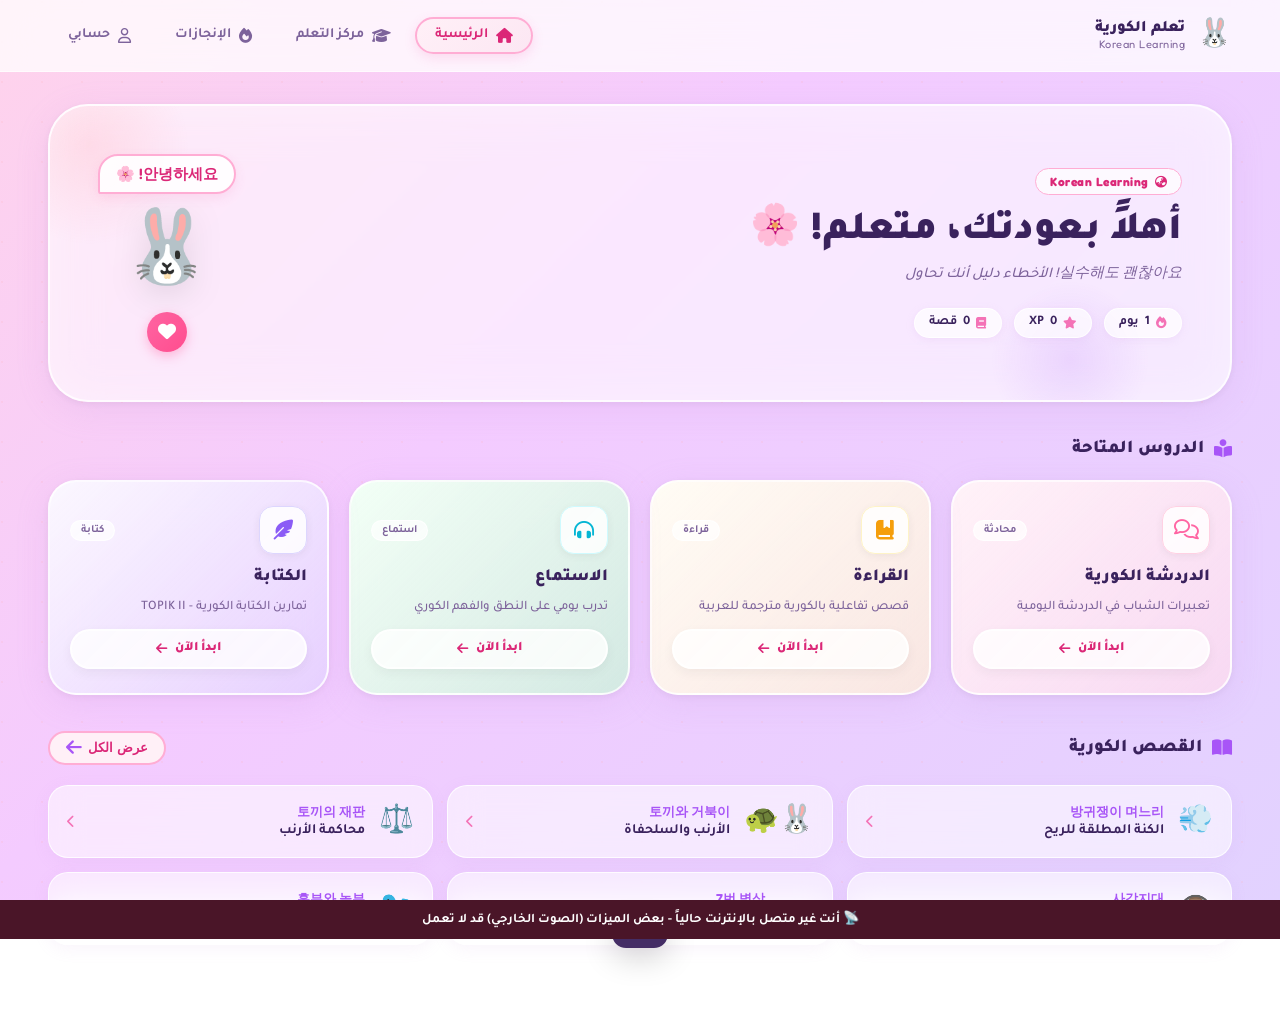
<file: index.html>
<!DOCTYPE html>
<html lang="ar" dir="rtl">
<head>
    <meta charset="UTF-8">
    <meta name="viewport" content="width=device-width, initial-scale=1.0">
    <title>تعلم الكورية | Korean Learning</title>
    <meta name="description" content="تعلم اللغة الكورية بأسلوب ممتع وتفاعلي - قصص، استماع، قراءة، كتابة">
    <link rel="preconnect" href="https://fonts.googleapis.com">
    <link rel="preconnect" href="https://fonts.gstatic.com" crossorigin>
    <link href="https://fonts.googleapis.com/css2?family=Tajawal:wght@400;500;700;900&family=Fredoka:wght@400;600;700&display=swap" rel="stylesheet">
    <link rel="stylesheet" href="https://cdnjs.cloudflare.com/ajax/libs/font-awesome/6.4.0/css/all.min.css">
    <link rel="manifest" href="manifest.json">
    <link rel="apple-touch-icon" href="/Website/icon-192.png">
    <link rel="stylesheet" href="style.css">

    <!-- Google tag (gtag.js) -->
    <script async src="https://www.googletagmanager.com/gtag/js?id=G-HXDL0DSDGH"></script>
    <script>
      window.dataLayer = window.dataLayer || [];
      function gtag(){dataLayer.push(arguments);}
      gtag('js', new Date());

      gtag('config', 'G-HXDL0DSDGH');
    </script>

    <meta name="google-site-verification" content="rhHsWt1-tApqxAp8GU1eQy5aRz-6yWkX5qdB76vFEYE" />
    
</head>
<body>

    <!-- ===== NAVBAR ===== -->
    <header class="navbar" id="navbar">
        <div class="navbar-inner">
            <div class="nav-brand">
                <span class="brand-emoji">🐰</span>
                <div class="brand-text">
                    <span class="brand-title">تعلم الكورية</span>
                    <span class="brand-sub">Korean Learning</span>
                </div>
            </div>

            <nav class="nav-links" id="navLinks">
                <a class="nav-item active" data-target="home" onclick="showScreen('home')">
                    <i class="fa-solid fa-house"></i>
                    <span>الرئيسية</span>
                </a>
                <a class="nav-item" data-target="learn" onclick="showScreen('learn')">
                    <i class="fa-solid fa-graduation-cap"></i>
                    <span>مركز التعلم</span>
                </a>
                <a class="nav-item" data-target="achievements" onclick="showScreen('achievements')">
                    <i class="fa-solid fa-fire"></i>
                    <span>الإنجازات</span>
                </a>
                <a class="nav-item" data-target="profile" onclick="showScreen('profile')">
                    <i class="fa-regular fa-user"></i>
                    <span>حسابي</span>
                </a>
            </nav>

            <button class="hamburger" id="hamburger" onclick="toggleMenu()">
                <span></span><span></span><span></span>
            </button>
        </div>
    </header>

    <!-- ===== MOBILE NAV OVERLAY ===== -->
    <div class="mobile-overlay" id="mobileOverlay" onclick="toggleMenu()"></div>
    <div class="mobile-nav" id="mobileNav">
        <a class="mnav-item" onclick="showScreen('home');toggleMenu()"><i class="fa-solid fa-house"></i> الرئيسية</a>
        <a class="mnav-item" onclick="showScreen('learn');toggleMenu()"><i class="fa-solid fa-graduation-cap"></i> center_learning_center</a>
        <a class="mnav-item" onclick="showScreen('achievements');toggleMenu()"><i class="fa-solid fa-fire"></i> الإنجازات</a>
        <a class="mnav-item" onclick="showScreen('profile');toggleMenu()"><i class="fa-regular fa-user"></i> حسابي</a>
    </div>

    <!-- ===== MAIN WRAPPER ===== -->
    <main class="main-wrapper">

        <!-- ========== شاشة الرئيسية ========== -->
        <section class="page-screen active-screen" id="home-screen">

            <!-- Hero Banner -->
            <div class="hero-banner">
                <div class="hero-content">
                    <div class="hero-badge"><i class="fa-solid fa-earth-asia"></i> Korean Learning</div>
                    <h1 class="hero-title" id="heroGreeting">أهلاً بعودتك! 🌸</h1>
                    <p class="hero-quote" id="dailyQuote">الألف ميل يبدأ بخطوة</p>
                    <div class="hero-stats-row">
                        <div class="hero-mini-stat"><i class="fa-solid fa-fire"></i> <span id="heroStreak">0</span> يوم</div>
                        <div class="hero-mini-stat"><i class="fa-solid fa-star"></i> <span id="heroXP">0</span> XP</div>
                        <div class="hero-mini-stat"><i class="fa-solid fa-book"></i> <span id="heroStories">0</span> قصة</div>
                    </div>
                </div>
                <div class="hero-mascot">
                    <div class="mascot-bubble">안녕하세요! 🌸</div>
                    <span class="big-rabbit">🐰</span>
                    <div class="mascot-heart"><i class="fa-solid fa-heart"></i></div>
                </div>
            </div>

            <!-- Lessons Grid -->
            <div class="section-head">
                <i class="fa-solid fa-book-open-reader"></i>
                <h2>الدروس المتاحة</h2>
            </div>

            <div class="lessons-grid">
                <div class="lesson-card card-chat" onclick="goToChatWithDelay()">
                    <div class="lesson-card-top">
                        <div class="lesson-icon-wrap"><i class="fa-regular fa-comments"></i></div>
                        <span class="lesson-tag">محادثة</span>
                    </div>
                    <h3>الدردشة الكورية</h3>
                    <p>تعبيرات الشباب في الدردشة اليومية</p>
                    <button class="lesson-btn">ابدأ الآن <i class="fa-solid fa-arrow-left"></i></button>
                </div>

                <div class="lesson-card card-read" onclick="openReading()">
                    <div class="lesson-card-top">
                        <div class="lesson-icon-wrap"><i class="fa-solid fa-book-bookmark"></i></div>
                        <span class="lesson-tag">قراءة</span>
                    </div>
                    <h3>القراءة</h3>
                    <p>قصص تفاعلية بالكورية مترجمة للعربية</p>
                    <button class="lesson-btn">ابدأ الآن <i class="fa-solid fa-arrow-left"></i></button>
                </div>

                <div class="lesson-card card-listen" onclick="openListening()">
                    <div class="lesson-card-top">
                        <div class="lesson-icon-wrap"><i class="fa-solid fa-headphones-simple"></i></div>
                        <span class="lesson-tag">استماع</span>
                    </div>
                    <h3>الاستماع</h3>
                    <p>تدرب يومي على النطق والفهم الكوري</p>
                    <button class="lesson-btn">ابدأ الآن <i class="fa-solid fa-arrow-left"></i></button>
                </div>

                <div class="lesson-card card-write" onclick="openWriting()">
                    <div class="lesson-card-top">
                        <div class="lesson-icon-wrap"><i class="fa-solid fa-feather-pointed"></i></div>
                        <span class="lesson-tag">كتابة</span>
                    </div>
                    <h3>الكتابة</h3>
                    <p>تمارين الكتابة الكورية - TOPIK II</p>
                    <button class="lesson-btn">ابدأ الآن <i class="fa-solid fa-arrow-left"></i></button>
                </div>
            </div>

            <!-- Quick Story Access -->
            <div class="section-head">
                <i class="fa-solid fa-book-open"></i>
                <h2>القصص الكورية</h2>
                <button class="see-all-btn" onclick="switchToStoriesScreen()">عرض الكل <i class="fa-solid fa-arrow-left"></i></button>
            </div>

            <div class="stories-preview-grid" id="storiesPreviewGrid">
                <!-- Filled by JS -->
            </div>

        </section>

        <!-- ========== شاشة مركز التعلم ========== -->
        <section class="page-screen" id="learn-screen">
            <div class="page-header">
                <h2><i class="fa-solid fa-graduation-cap"></i> مركز التعلم</h2>
                <p>معلومات يومية تساعدك في رحلة تعلم الكورية</p>
            </div>

            <div class="learn-desktop-grid">
                <div class="learn-card-web tip-card">
                    <div class="learn-card-icon">💡</div>
                    <div class="learn-card-body">
                        <h3>نصيحة اليوم</h3>
                        <p id="tipText">حاول أن تتعلم 5 كلمات جديدة يوميًا واستخدمها في جمل.</p>
                        <button class="refresh-btn" onclick="refreshTip()"><i class="fa-solid fa-rotate"></i> نصيحة أخرى</button>
                    </div>
                </div>

                <div class="learn-card-web topik-card">
                    <div class="learn-card-icon">📝</div>
                    <div class="learn-card-body">
                        <h3>🎯 هل تعلم عن TOPIK؟</h3>
                        <p id="topikText">امتحان TOPIK I يتكون من 30 سؤال استماع و 30 سؤال قراءة.</p>
                        <button class="refresh-btn" onclick="refreshTopik()"><i class="fa-solid fa-rotate"></i> معلومة أخرى</button>
                    </div>
                </div>

                <div class="learn-card-web motive-card">
                    <div class="learn-card-icon">💪</div>
                    <div class="learn-card-body">
                        <h3>🌟 جرعة تحفيز</h3>
                        <p id="motivationText">كل حرف تتعلمه يقرّبك من حلمك. لا تتوقف!</p>
                        <button class="refresh-btn" onclick="refreshMotivation()"><i class="fa-solid fa-rotate"></i> تحفيز آخر</button>
                    </div>
                </div>
            </div>

            <!-- Korean Alphabet Quick Reference -->
            <div class="section-head" style="margin-top: 40px;">
                <i class="fa-solid fa-language"></i>
                <h2>الحروف الكورية الأساسية (الهانغول)</h2>
            </div>
            <div class="hangul-grid">
                <div class="hangul-card"><span class="hangul-char">ㄱ</span><span class="hangul-roman">g/k</span></div>
                <div class="hangul-card"><span class="hangul-char">ㄴ</span><span class="hangul-roman">n</span></div>
                <div class="hangul-card"><span class="hangul-char">ㄷ</span><span class="hangul-roman">d/t</span></div>
                <div class="hangul-card"><span class="hangul-char">ㄹ</span><span class="hangul-roman">r/l</span></div>
                <div class="hangul-card"><span class="hangul-char">ㅁ</span><span class="hangul-roman">m</span></div>
                <div class="hangul-card"><span class="hangul-char">ㅂ</span><span class="hangul-roman">b/p</span></div>
                <div class="hangul-card"><span class="hangul-char">ㅅ</span><span class="hangul-roman">s</span></div>
                <div class="hangul-card"><span class="hangul-char">ㅇ</span><span class="hangul-roman">ng</span></div>
                <div class="hangul-card"><span class="hangul-char">ㅈ</span><span class="hangul-roman">j</span></div>
                <div class="hangul-card"><span class="hangul-char">ㅊ</span><span class="hangul-roman">ch</span></div>
                <div class="hangul-card"><span class="hangul-char">ㅋ</span><span class="hangul-roman">k</span></div>
                <div class="hangul-card"><span class="hangul-char">ㅌ</span><span class="hangul-roman">t</span></div>
                <div class="hangul-card"><span class="hangul-char">ㅍ</span><span class="hangul-roman">p</span></div>
                <div class="hangul-card"><span class="hangul-char">ㅎ</span><span class="hangul-roman">h</span></div>
                <div class="hangul-card vowel"><span class="hangul-char">ㅏ</span><span class="hangul-roman">a</span></div>
                <div class="hangul-card vowel"><span class="hangul-char">ㅓ</span><span class="hangul-roman">eo</span></div>
                <div class="hangul-card vowel"><span class="hangul-char">ㅗ</span><span class="hangul-roman">o</span></div>
                <div class="hangul-card vowel"><span class="hangul-char">ㅜ</span><span class="hangul-roman">u</span></div>
                <div class="hangul-card vowel"><span class="hangul-char">ㅡ</span><span class="hangul-roman">eu</span></div>
                <div class="hangul-card vowel"><span class="hangul-char">ㅣ</span><span class="hangul-roman">i</span></div>
                <div class="hangul-card vowel"><span class="hangul-char">ㅐ</span><span class="hangul-roman">ae</span></div>
                <div class="hangul-card vowel"><span class="hangul-char">ㅔ</span><span class="hangul-roman">e</span></div>
            </div>
        </section>

        <!-- ========== شاشة الإنجازات ========== -->
        <section class="page-screen" id="achievements-screen">
            <div class="page-header">
                <h2><i class="fa-solid fa-fire"></i> الإنجازات</h2>
                <p>تتبع تقدمك ونجاحاتك في تعلم الكورية</p>
            </div>

            <div class="achievements-layout">
                <!-- Left: Progress & Stats -->
                <div class="ach-left">
                    <div class="progress-card-web">
                        <div class="progress-card-head">
                            <span>📚 القصص المكتملة</span>
                            <span id="progressText">0 / 40</span>
                        </div>
                        <div class="progress-track">
                            <div class="progress-fill-web" id="progressFill"></div>
                            <div class="progress-rabbit" id="progressCharacter">🐰</div>
                        </div>
                        <div class="stars-row" id="starsRow"></div>
                    </div>

                    <div class="stats-web-grid">
                        <div class="stat-web-card pink">
                            <span class="stat-web-emoji">📖</span>
                            <span class="stat-web-value" id="statStories">0</span>
                            <span class="stat-web-label">قصص مكتملة</span>
                        </div>
                        <div class="stat-web-card yellow">
                            <span class="stat-web-emoji">⚡</span>
                            <span class="stat-web-value" id="statXP">0</span>
                            <span class="stat-web-label">نقاط الخبرة</span>
                        </div>
                        <div class="stat-web-card teal">
                            <span class="stat-web-emoji">🎧</span>
                            <span class="stat-web-value" id="statListening">0</span>
                            <span class="stat-web-label">تمارين الاستماع</span>
                        </div>
                        <div class="stat-web-card purple">
                            <span class="stat-web-emoji">✍️</span>
                            <span class="stat-web-value" id="statWriting">0</span>
                            <span class="stat-web-label">تمارين الكتابة</span>
                        </div>
                    </div>

                    <div class="encouragement-web" id="encouragementMsg">🐰 كل قصة تقرّبك من القمة!</div>
                </div>

                <!-- Right: Badges -->
                <div class="ach-right">
                    <h3 class="badges-title-web">🎖️ الشارات المكتسبة</h3>
                    <div class="badges-web-grid" id="badgesGrid"></div>
                </div>
            </div>
        </section>

        <!-- ========== شاشة الحساب ========== -->
        <section class="page-screen" id="profile-screen">
            <div class="page-header">
                <h2><i class="fa-regular fa-user"></i> حسابي</h2>
                <p>إدارة ملفك الشخصي وإعدادات حسابك</p>
            </div>

            <div class="profile-layout">
                <!-- Profile Card -->
                <div class="profile-main-card">
                    <div class="profile-avatar-web" id="userAvatar">😊</div>
                    <div class="profile-info-web">
                        <h2 id="userName">متعلم</h2>
                        <p>تقدمك محفوظ على هذا الجهاز</p>
                    </div>
                    <button class="edit-btn-web" onclick="openEditProfile()">
                        <i class="fa-solid fa-pen-to-square"></i> تعديل الملف
                    </button>
                </div>

                <div class="profile-grid">
                    <!-- Streak -->
                    <div class="streak-card-web">
                        <div class="streak-fire">🔥</div>
                        <div class="streak-data">
                            <span class="streak-num" id="streakDays">0</span>
                            <span class="streak-lbl">يوم متتالي</span>
                        </div>
                        <p class="streak-msg" id="streakMessage">استمر، أنت تتحسن!</p>
                    </div>

                    <!-- Detailed Stats -->
                    <div class="detail-stats-web">
                        <div class="detail-stat">
                            <i class="fa-solid fa-clock"></i>
                            <span class="dv" id="totalHours">0</span>
                            <span class="dl">ساعة تعلم</span>
                        </div>
                        <div class="detail-stat">
                            <i class="fa-solid fa-circle-check"></i>
                            <span class="dv" id="completionRate">0%</span>
                            <span class="dl">معدل الإتمام</span>
                        </div>
                        <div class="detail-stat">
                            <i class="fa-solid fa-book"></i>
                            <span class="dv" id="totalItems">0</span>
                            <span class="dl">عنصر مكتمل</span>
                        </div>
                    </div>
                </div>

                <!-- Edit Profile Section -->
                <div id="editProfileSection" style="display:none;" class="edit-section-web">
                    <h3>🎨 خصّص ملفك الشخصي</h3>
                    <div class="edit-form-web">
                        <input type="text" id="customName" class="web-input" placeholder="أدخل اسمك">
                        <div class="avatar-picker" id="avatarPicker">
                            <span class="avatar-option" data-avatar="😊">😊</span>
                            <span class="avatar-option" data-avatar="🐰">🐰</span>
                            <span class="avatar-option" data-avatar="🦊">🦊</span>
                            <span class="avatar-option" data-avatar="🐱">🐱</span>
                            <span class="avatar-option" data-avatar="🐶">🐶</span>
                            <span class="avatar-option" data-avatar="👽">👽</span>
                        </div>
                        <div class="edit-btns">
                            <button class="save-btn-web" onclick="saveCustomProfile()"><i class="fa-solid fa-floppy-disk"></i> حفظ التغييرات</button>
                            <button class="cancel-btn-web" onclick="closeEditProfile()">إلغاء</button>
                        </div>
                    </div>
                </div>

                <!-- Actions -->
                <div class="profile-actions">
                    <a href="privacy-policy.html" target="_blank" class="action-link-web">
                        <i class="fa-solid fa-shield-halved"></i> سياسة الخصوصية
                    </a>
                    <button class="reset-btn-web" onclick="handleLogout()">
                        <i class="fa-solid fa-arrows-rotate"></i> إعادة تعيين التقدم
                    </button>
                </div>
            </div>
        </section>

        <!-- ========== شاشة قائمة القصص ========== -->
        <section class="page-screen" id="stories-screen">
            <div class="stories-page-header">
                <div>
                    <h2><i class="fa-solid fa-book-open"></i> مكتبة القصص الكورية</h2>
                    <p>قصص أصيلة مترجمة مع نطق صوتي</p>
                </div>
                <button class="back-home-web" onclick="switchToMainScreen()">
                    <i class="fa-solid fa-house"></i> الرئيسية
                </button>
            </div>

            <div class="stories-tabs-web">
                <button class="stab active" onclick="showTab(0)">🐥 قصص أطفال</button>
                <button class="stab" onclick="showTab(1)">👀 قصص ممتعة</button>
                <button class="stab" onclick="showTab(2)">💞 قصص عاطفية</button>
                <button class="stab" onclick="showTab(3)">💀 قصص رعب</button>
            </div>

            <div id="content" class="stories-web-grid"></div>
        </section>

    </main>

    <!-- Toast Notification -->
    <div class="toast-web" id="toastWeb"></div>

    <!-- Scripts -->
    <script>
        const quotes = [
            "الألف ميل يبدأ بخطوة ~ لا تستصغر جهدك",
            "كل كلمة كورية تتعلمها تقربك من حلمك",
            "작은 노력이 모여 큰 꿈이 된다 ~ الجهود الصغيرة تبني حلماً كبيراً",
            "لا تقارن نفسك بالآخرين.. رحلتك مختلفة وجميلة",
            "힘내세요! أنت أقوى مما تتصوّر",
            "التكرار يصنع المعجزات.. تدرب ولو 5 دقائق يومياً",
            "실수해도 괜찮아요! الأخطاء دليل أنك تحاول",
            "كل خبير كان مبتدئاً في يوم من الأيام",
            "파이팅! النجاح ينتظر من يستمر"
        ];

        function toggleMenu() {
            const nav = document.getElementById('mobileNav');
            const overlay = document.getElementById('mobileOverlay');
            const btn = document.getElementById('hamburger');
            nav.classList.toggle('open');
            overlay.classList.toggle('open');
            btn.classList.toggle('open');
        }

        // Navbar scroll effect
        window.addEventListener('scroll', () => {
            const navbar = document.getElementById('navbar');
            if (window.scrollY > 20) {
                navbar.classList.add('scrolled');
            } else {
                navbar.classList.remove('scrolled');
            }
        });

        document.addEventListener('DOMContentLoaded', function() {
            document.getElementById('dailyQuote').textContent = quotes[Math.floor(Math.random() * quotes.length)];
            updateHeroStats();
            loadStoriesPreview();
        });

        function updateHeroStats() {
            const data = getAchievements ? getAchievements() : { xp: 0, streakDays: 0, storiesCompleted: 0 };
            const stored = JSON.parse(localStorage.getItem('korean_app_achievements') || '{}');
            document.getElementById('heroStreak').textContent = stored.streakDays || 0;
            document.getElementById('heroXP').textContent = stored.xp || 0;
            document.getElementById('heroStories').textContent = stored.storiesCompleted || 0;
            const uname = stored.userName || 'متعلم';
            document.getElementById('heroGreeting').textContent = 'أهلاً بعودتك، ' + uname + '! 🌸';
        }

        function loadStoriesPreview() {
            const previews = [
                { id: 0, emoji: '💨', title: 'الكنة المطلقة للريح', kr: '방귀쟁이 며느리' },
                { id: 1, emoji: '🐰🐢', title: 'الأرنب والسلحفاة', kr: '토끼와 거북이' },
                { id: 7, emoji: '⚖️', title: 'محاكمة الأرنب', kr: '토끼의 재판' },
                { id: 10, emoji: '👁️', title: 'المنطقة العمياء', kr: '사각지대' },
                { id: 11, emoji: '🛏️', title: 'السرير رقم 7', kr: '7번 병상' },
                { id: 2, emoji: '🐦', title: 'هونغبو ونولبو', kr: '흥부와 놀부' },
            ];
            const grid = document.getElementById('storiesPreviewGrid');
            grid.innerHTML = previews.map(s => `
                <div class="story-preview-card" onclick="openStoryDetails(${s.id})">
                    <div class="spc-emoji">${s.emoji}</div>
                    <div class="spc-body">
                        <span class="spc-kr">${s.kr}</span>
                        <span class="spc-ar">${s.title}</span>
                    </div>
                    <i class="fa-solid fa-chevron-left spc-arrow"></i>
                </div>
            `).join('');
        }

        /* showToast مُعرَّفة في web-adapter.js — لا داعي لإعادة التعريف هنا */
    </script>
    <script src="data.js"></script>
    <script src="data2.js"></script>
    <script src="data3.js"></script>
    <script src="data4.js"></script>
    <script src="web-adapter.js"></script>
    <script src="script.js"></script>
    <script src="app-patches.js"></script>
    <script>
        // After all scripts loaded, update hero stats
        window.addEventListener('load', function() {
            updateHeroStats();
        });
    </script>

    <!-- تسجيل Service Worker -->
    <script>
        if ("serviceWorker" in navigator) {
            window.addEventListener("load", function () {
                navigator.serviceWorker.register("service-worker.js", { scope: "/Website/" })
                    .then(function () { console.log("✅ SW مسجل"); })
                    .catch(function (e) { console.warn("❌ SW خطأ:", e); });
            });
        }
    </script>
</body>
</html>
</file>
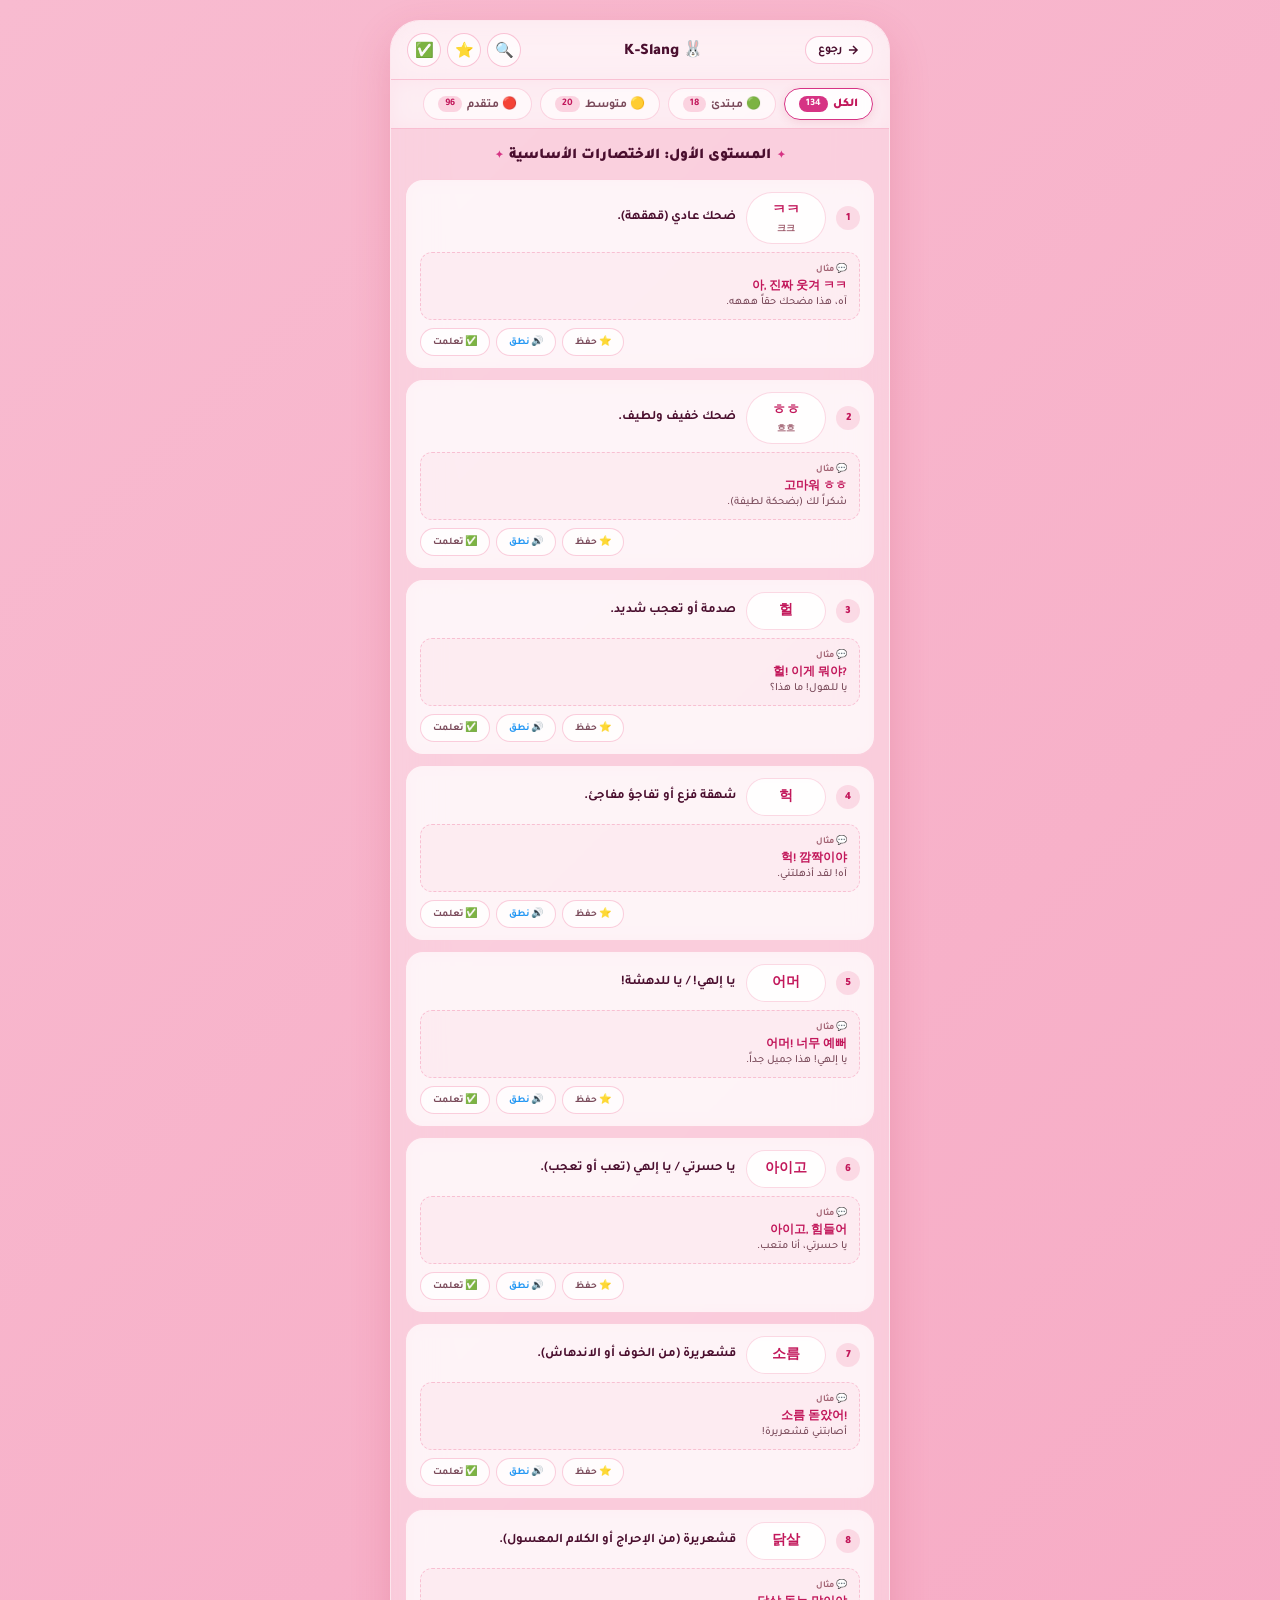
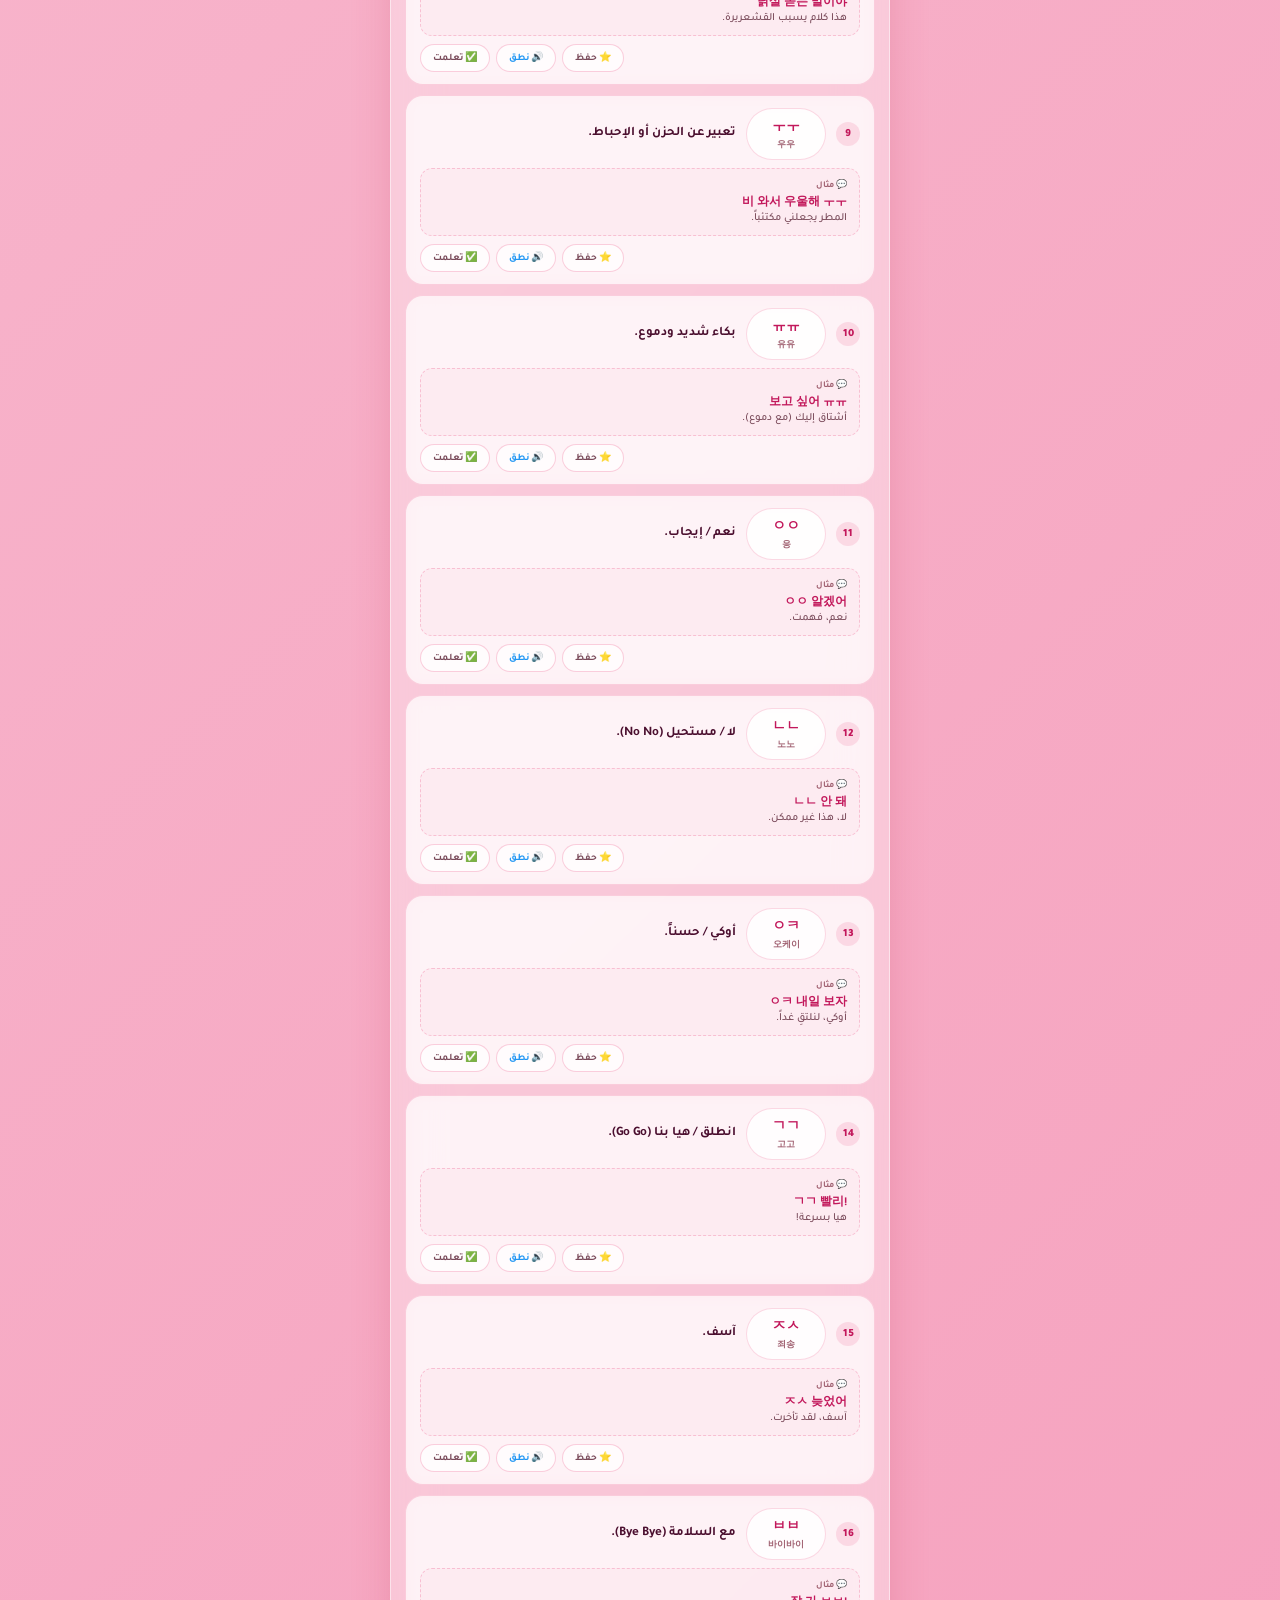
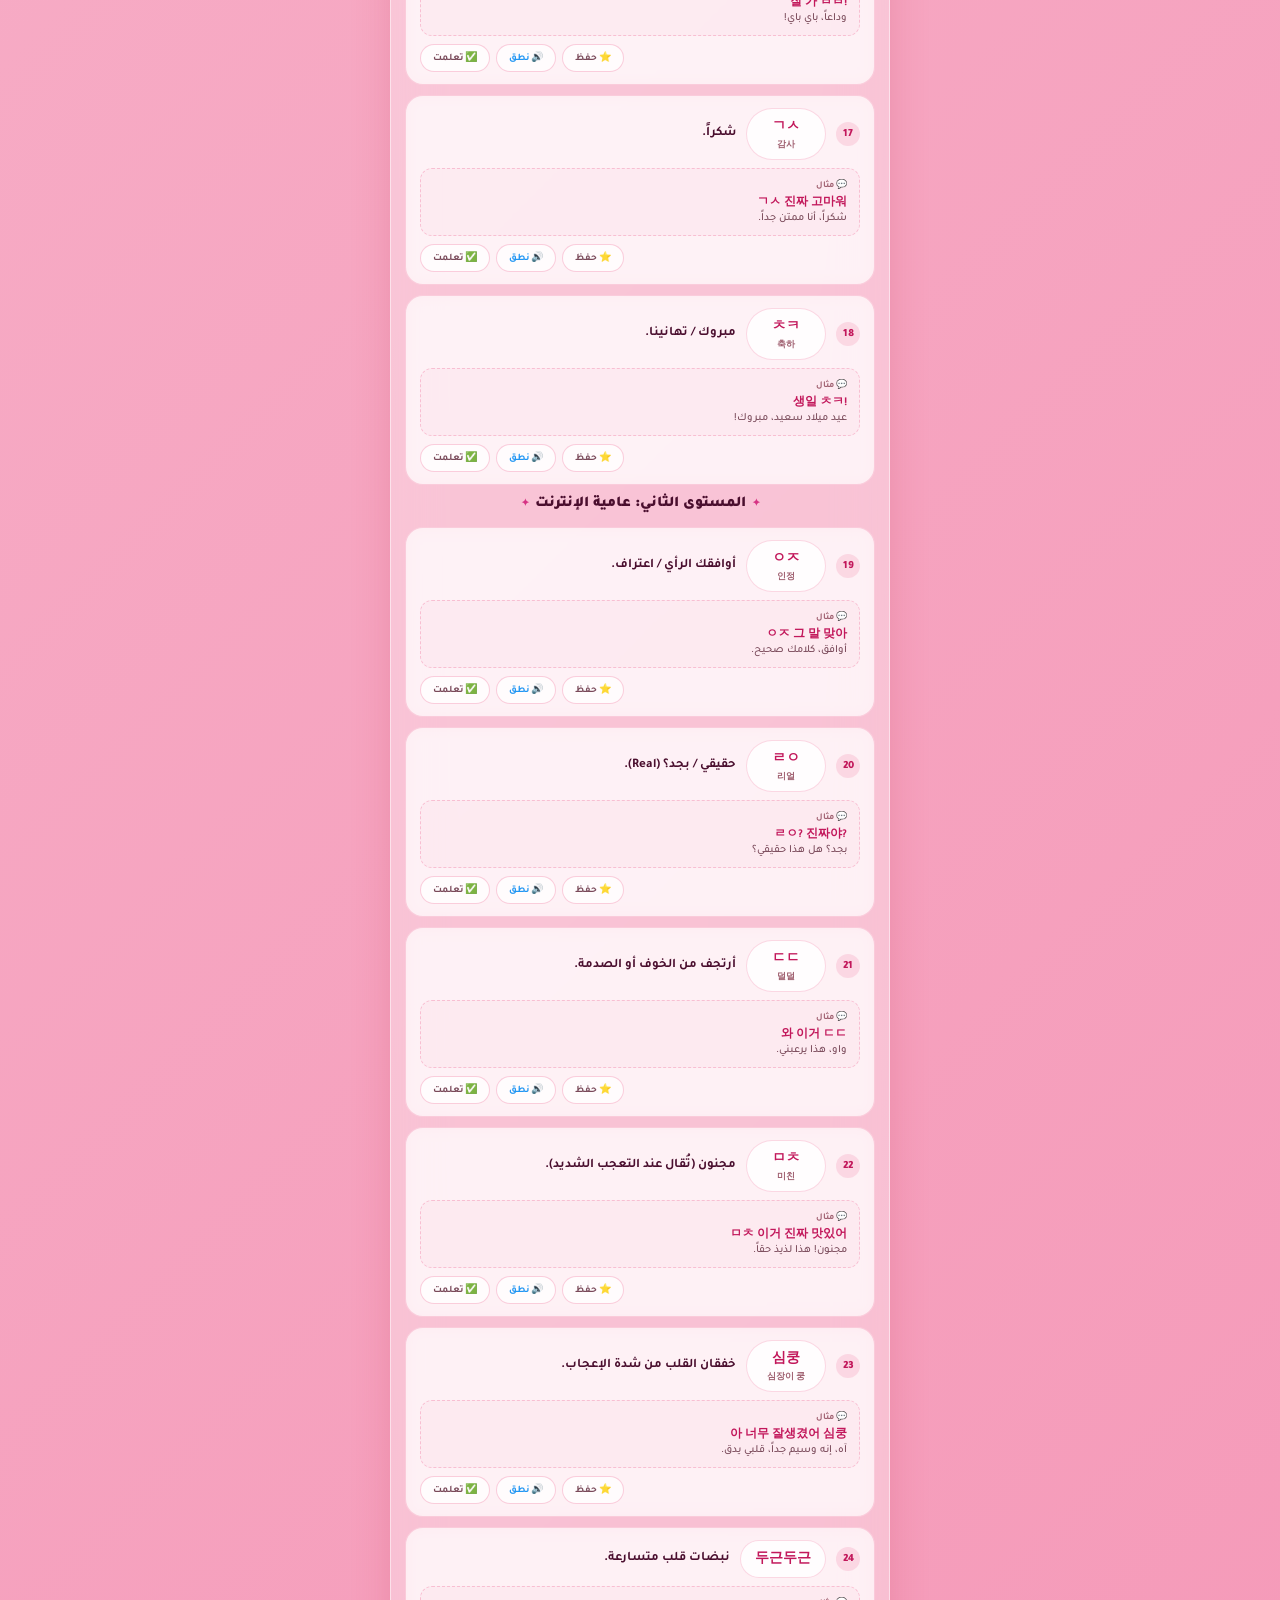
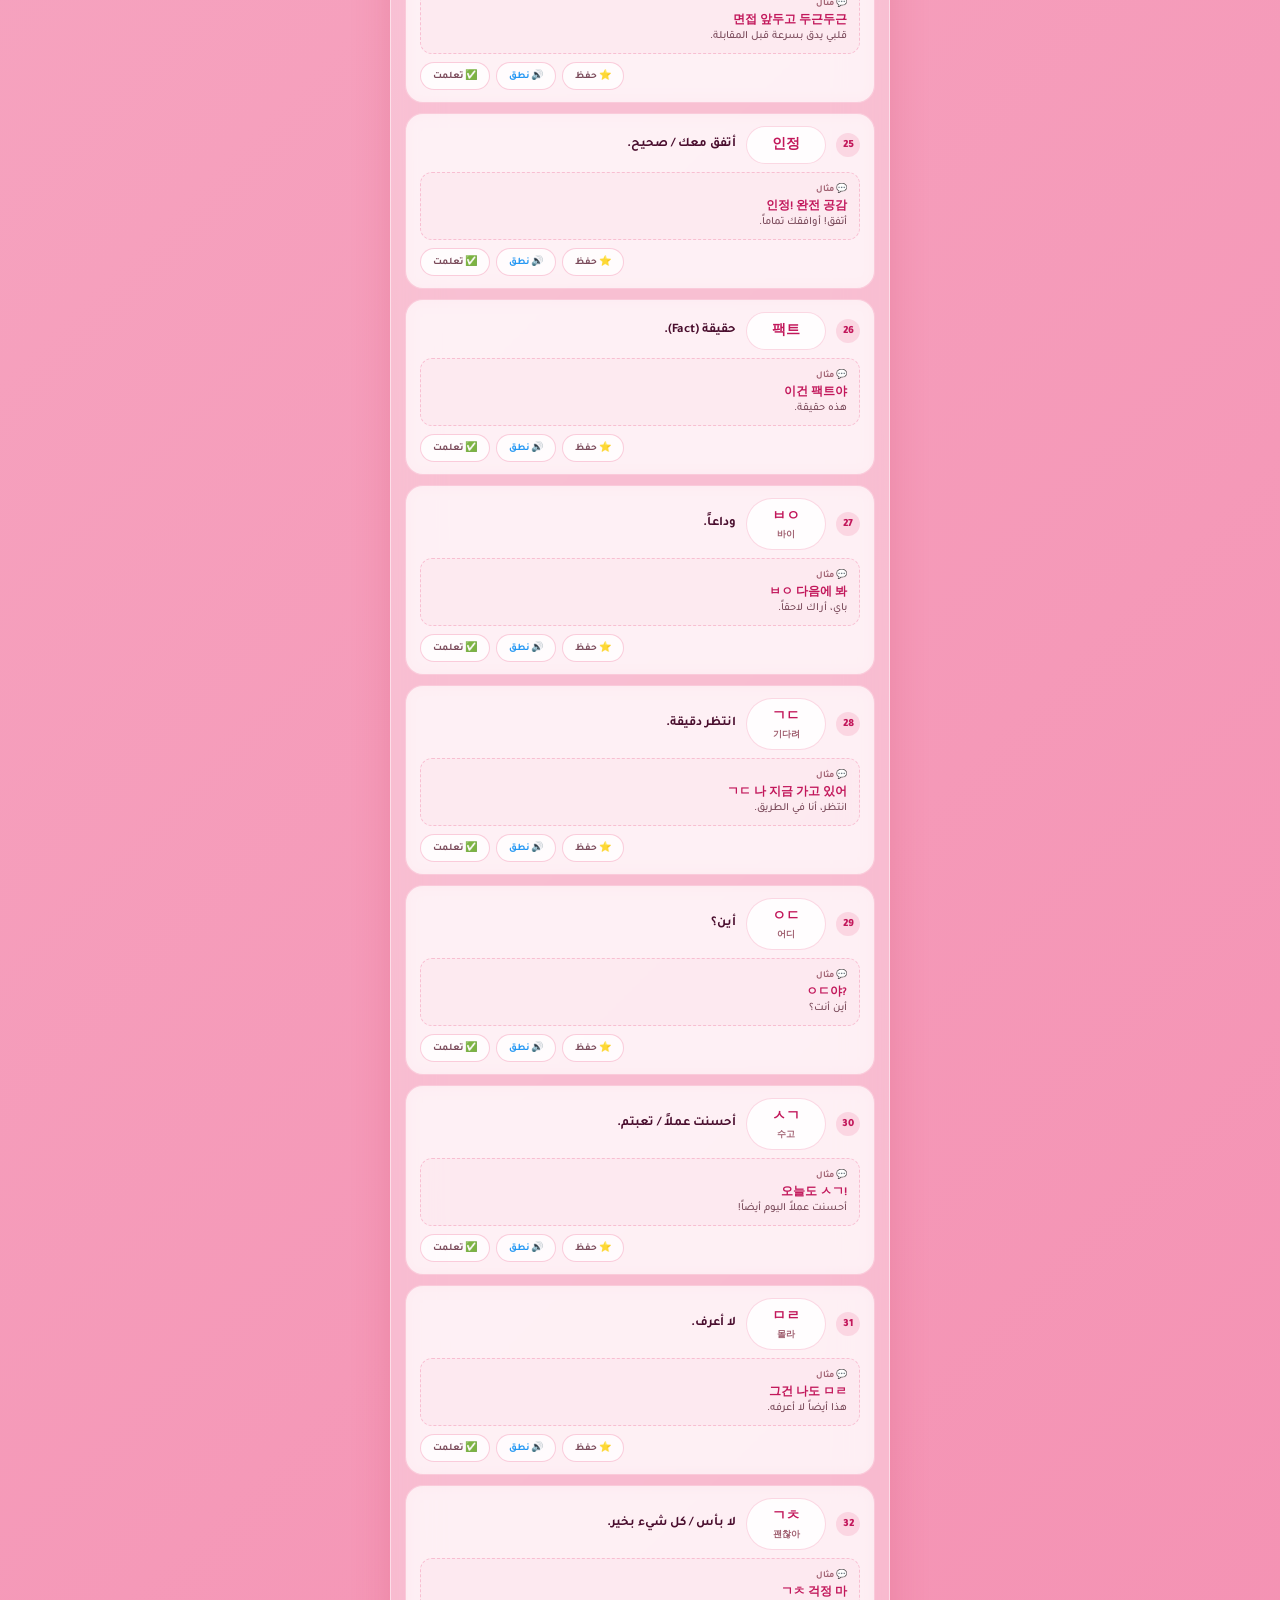
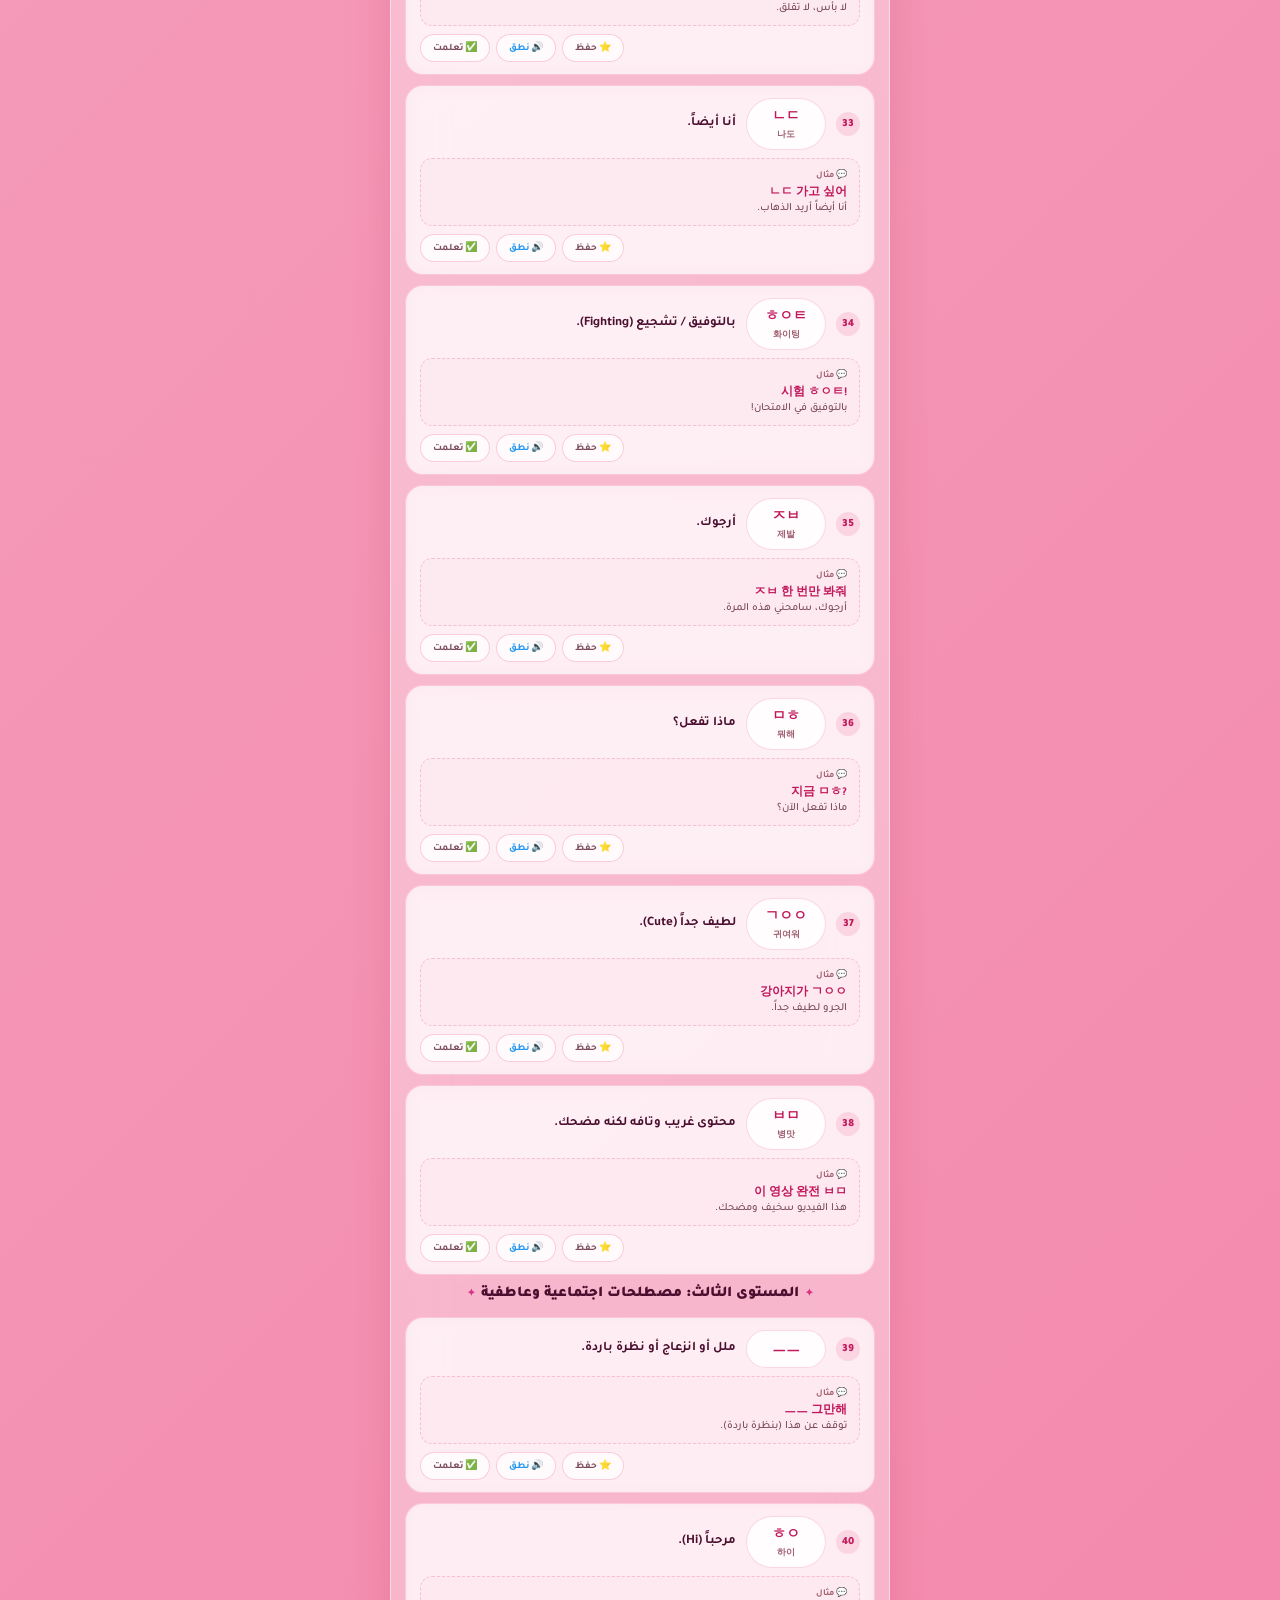
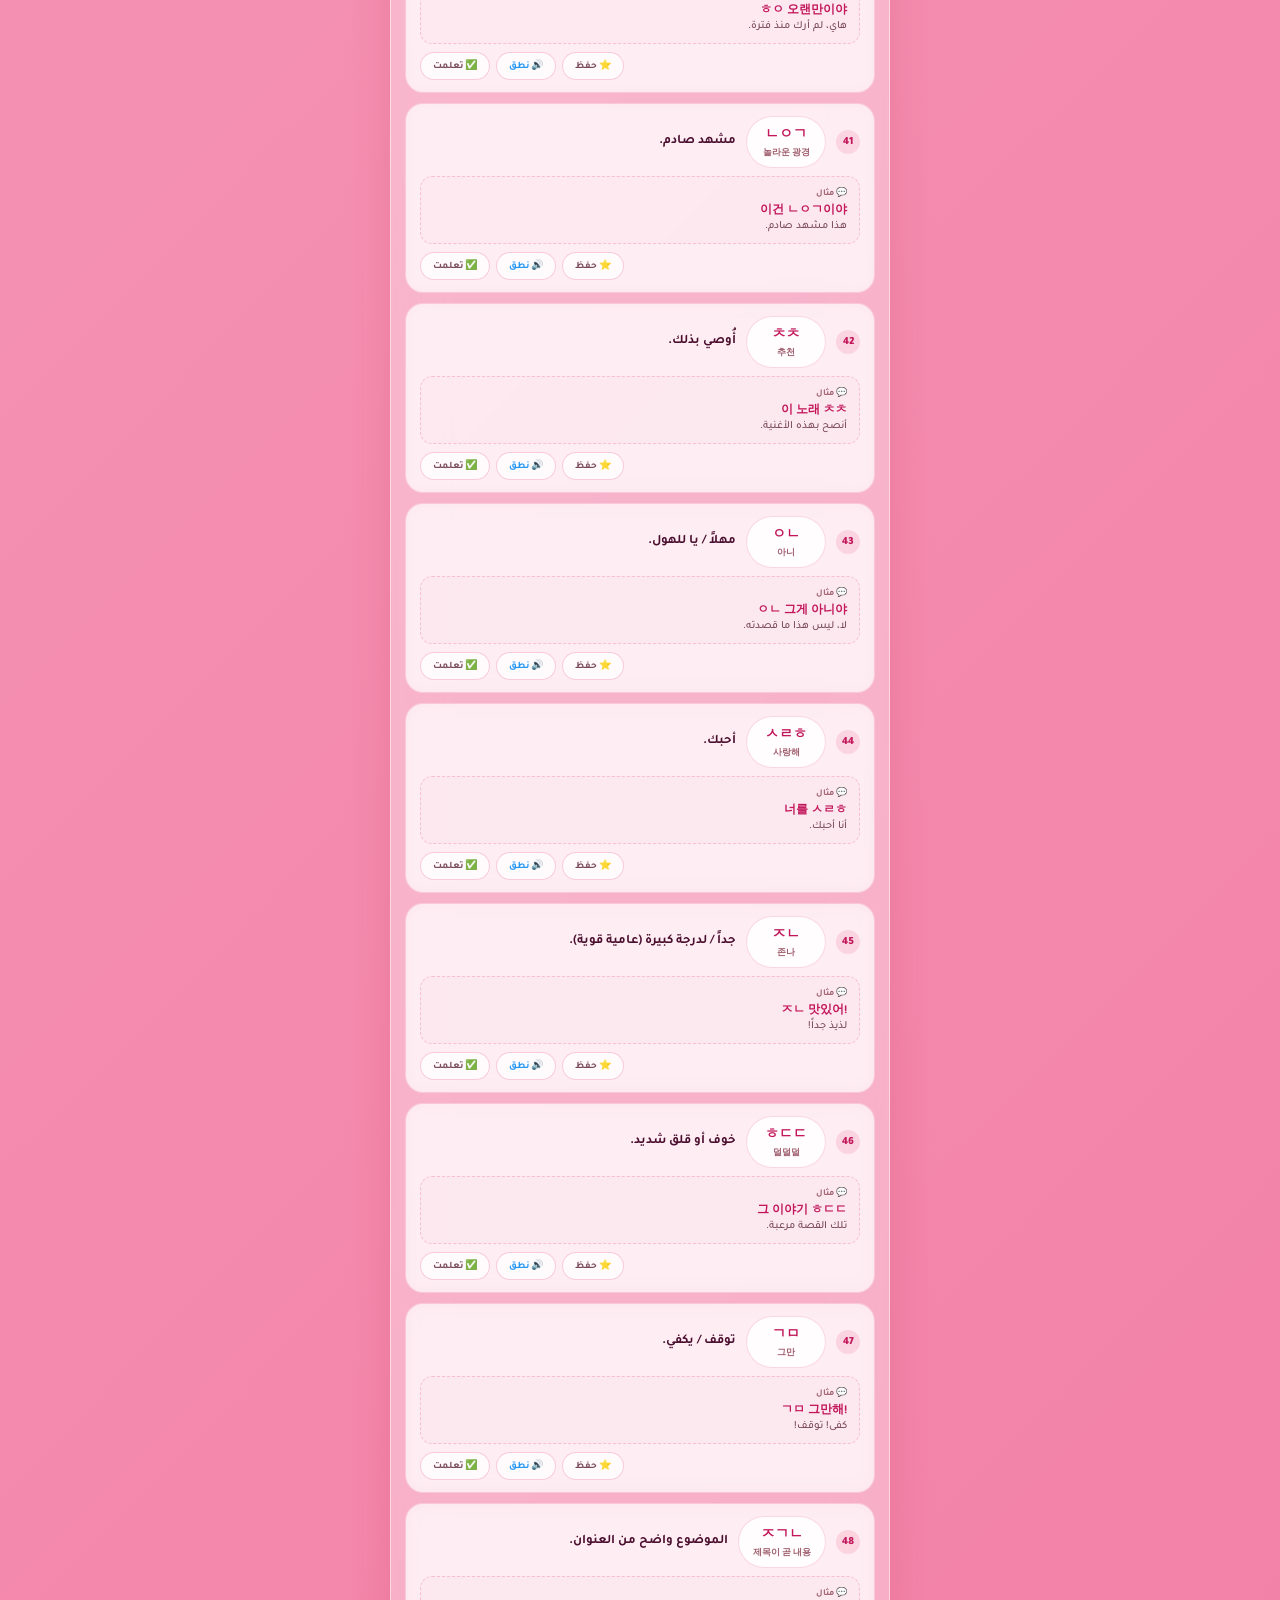
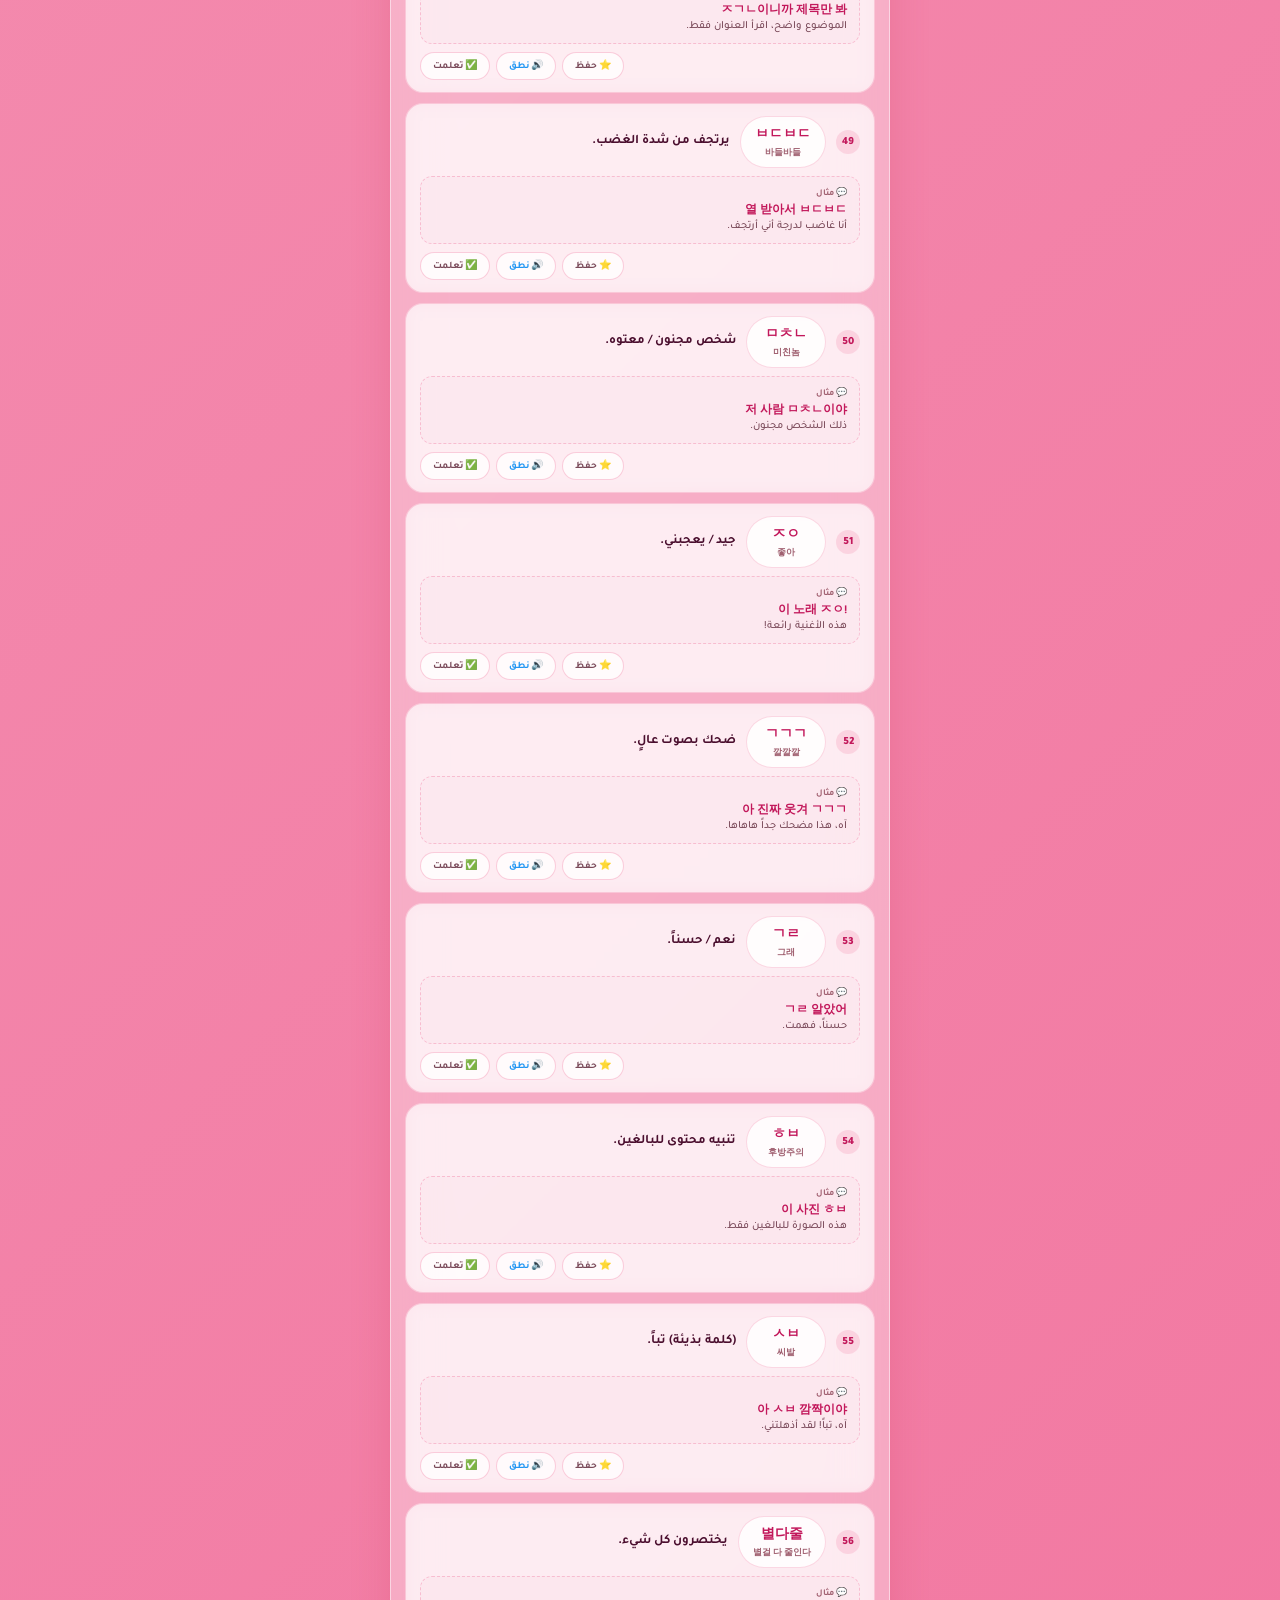
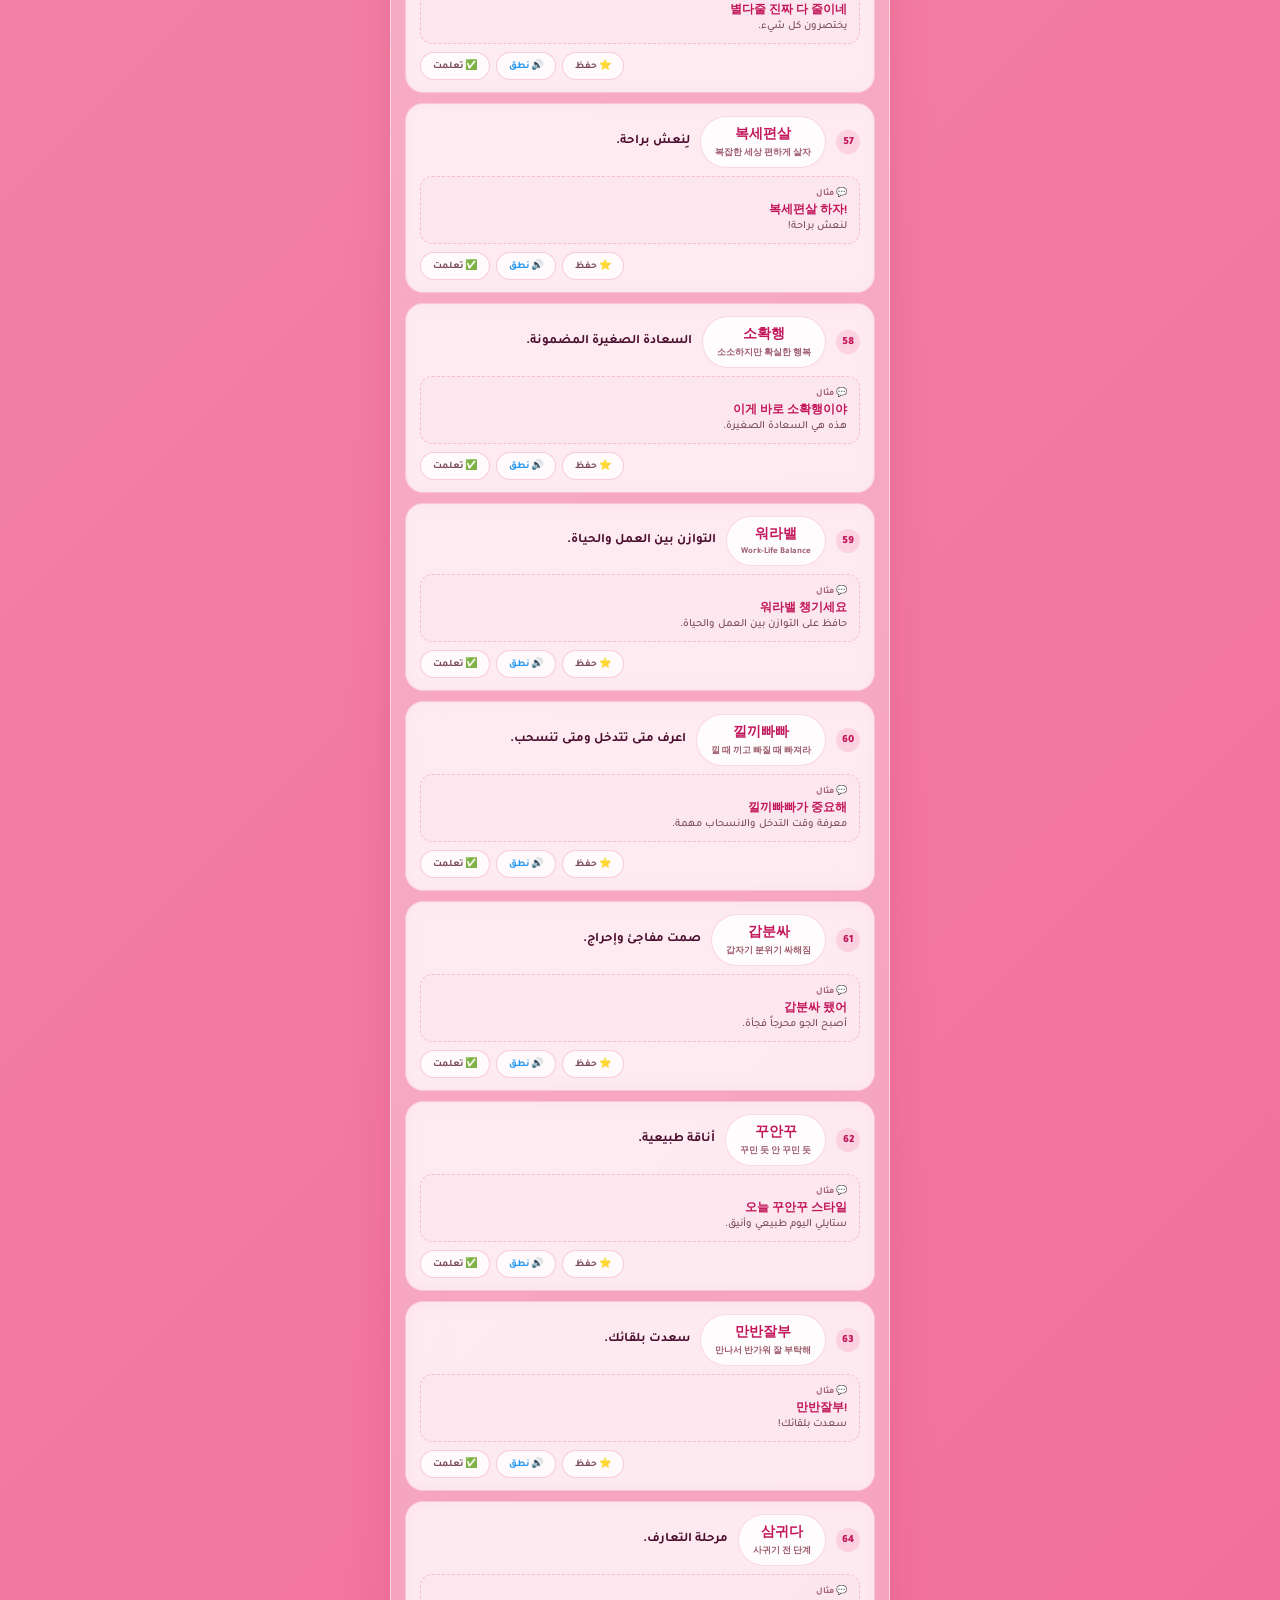
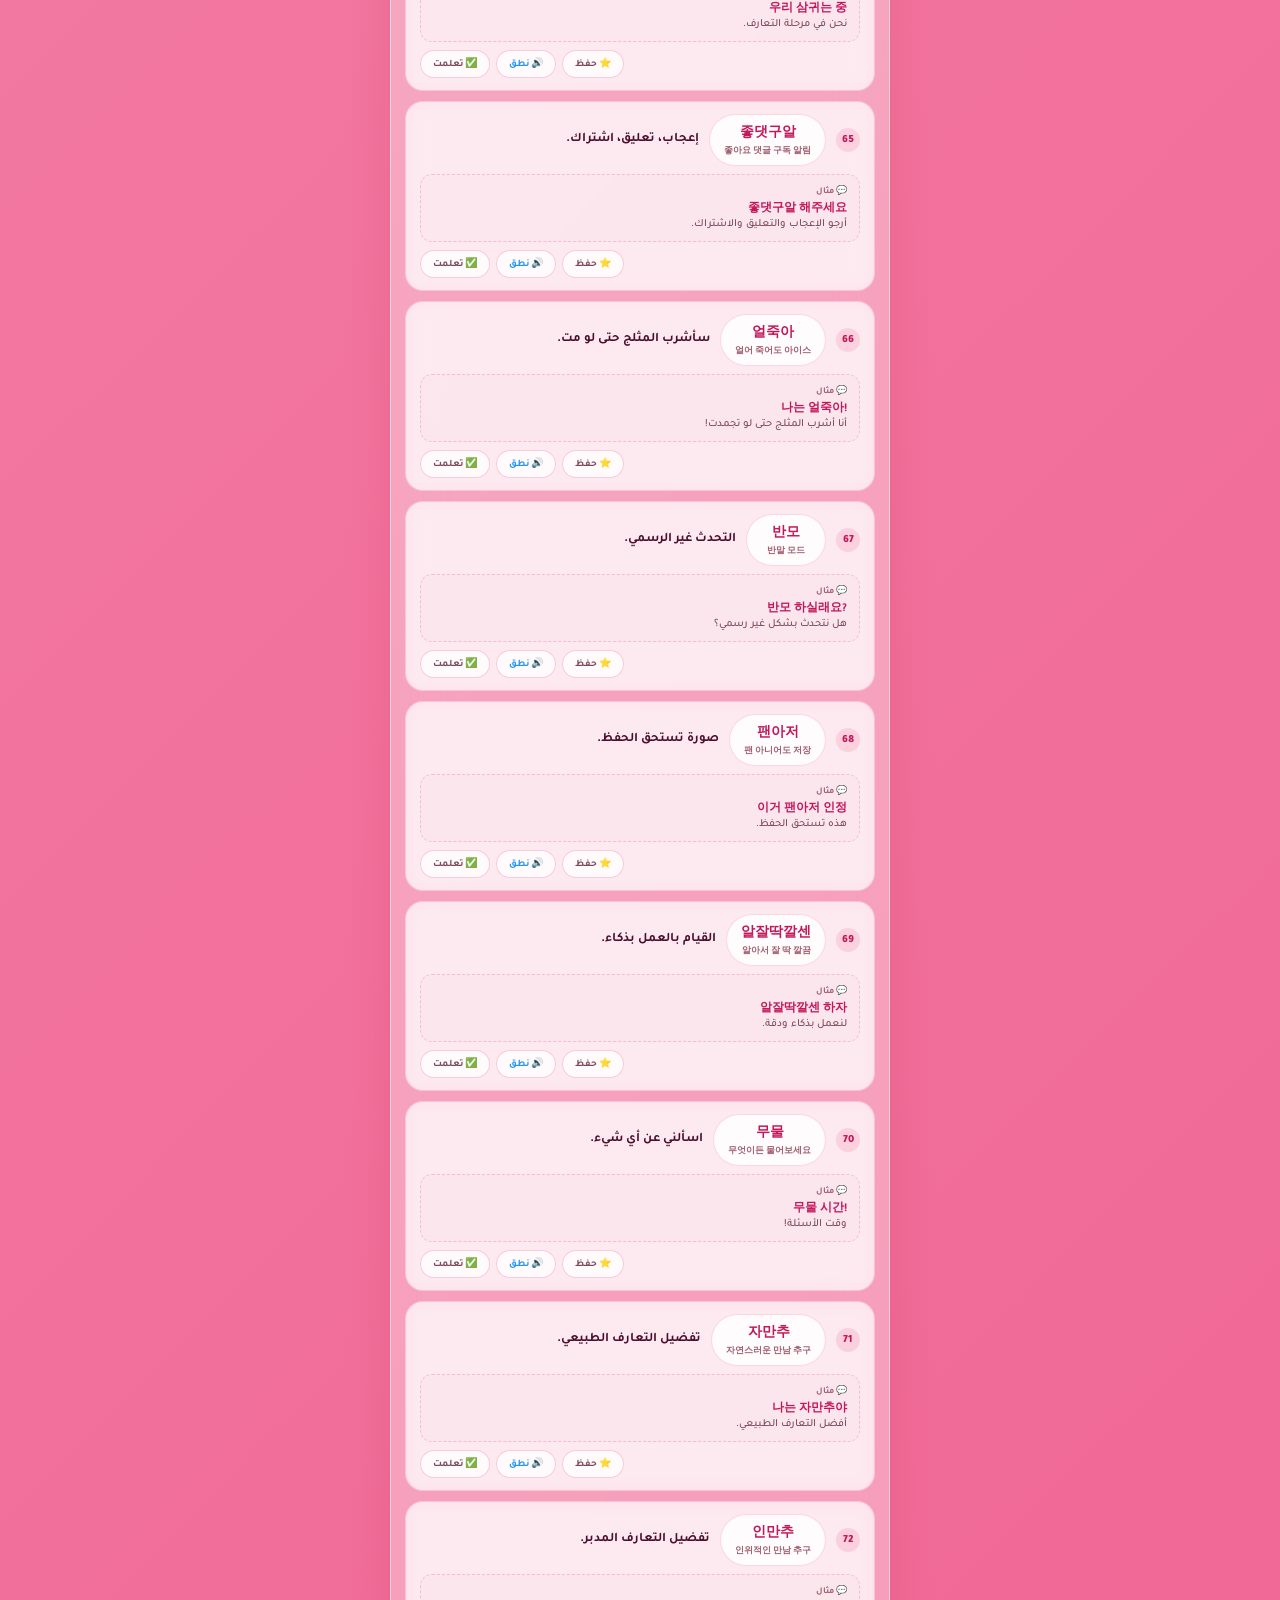
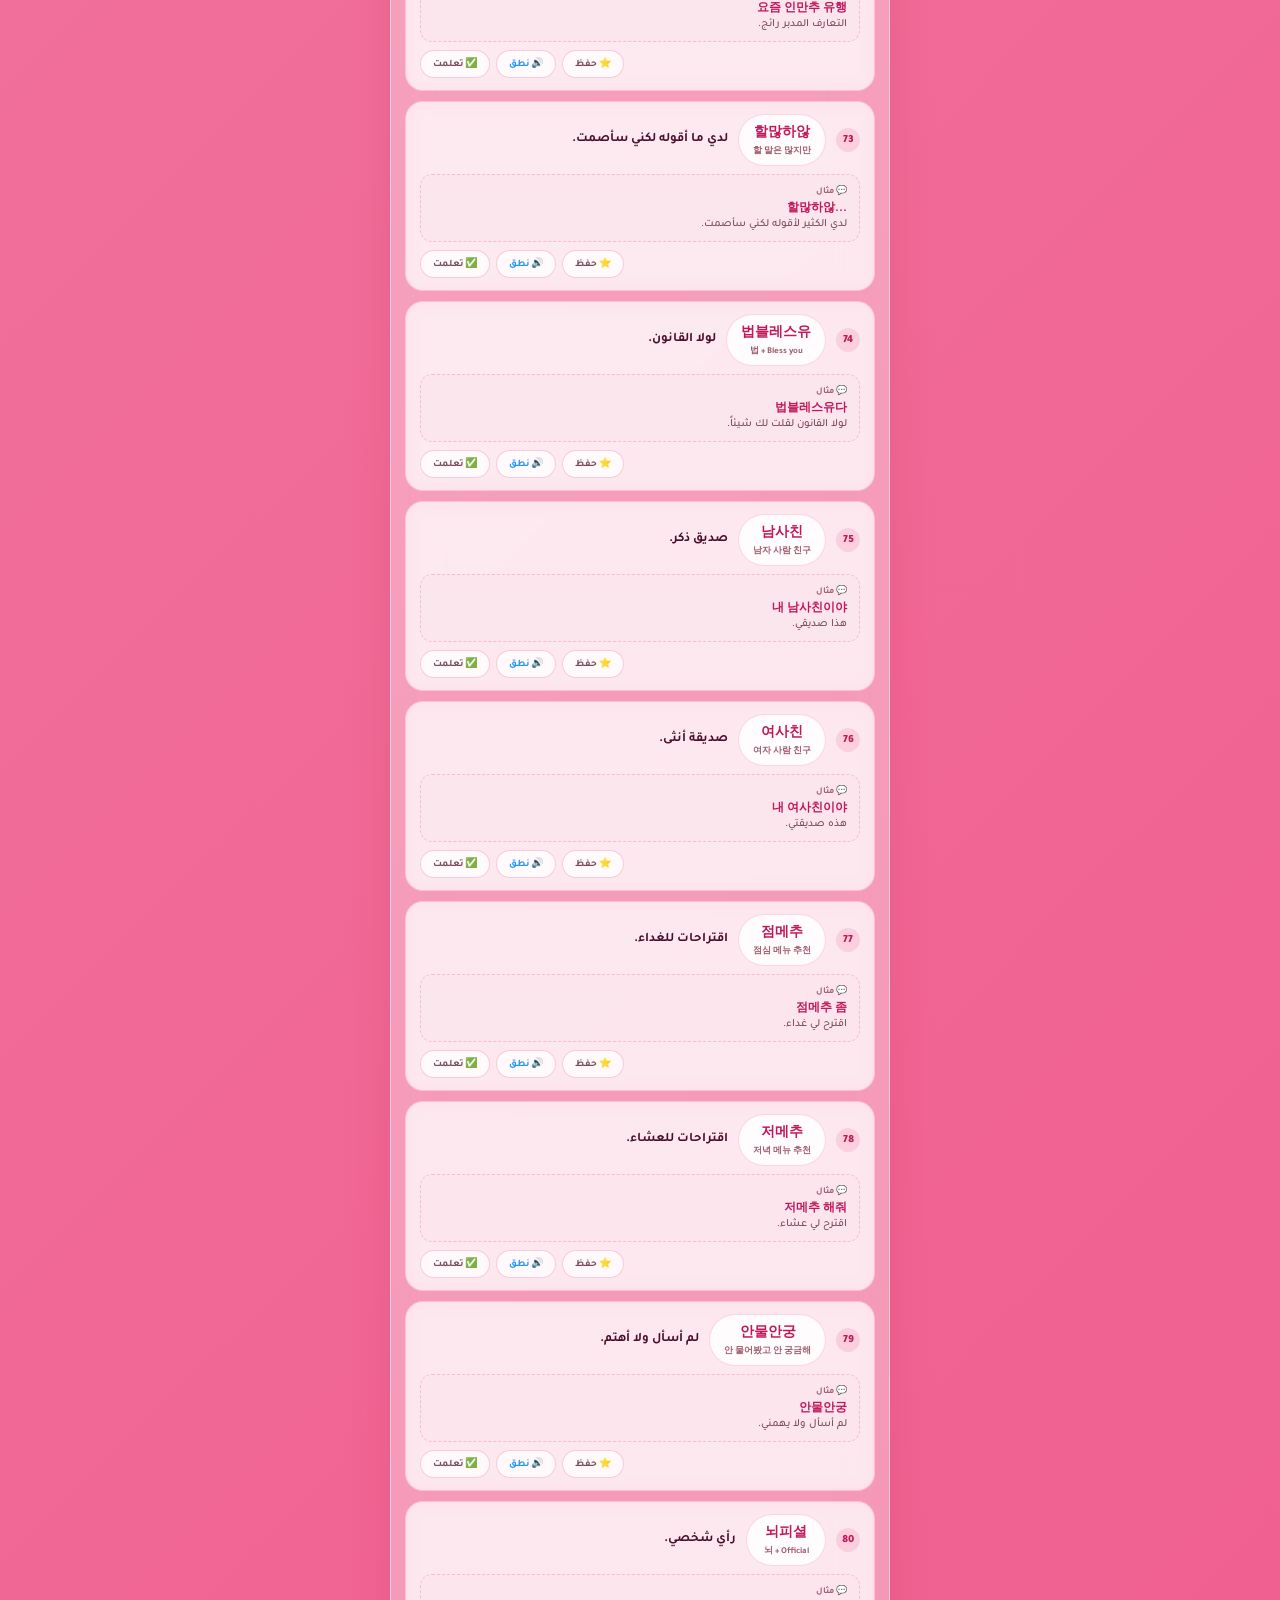
<file: chat.html>
<!DOCTYPE html>
<html lang="ar" dir="rtl">
<head>
    <meta charset="UTF-8">
    <meta name="viewport" content="width=device-width, initial-scale=1.0">
    <title>قاموس الاختصارات الكورية | K-slang</title>
    <style>
        @import url('https://fonts.googleapis.com/css2?family=Tajawal:wght@400;500;700;900&display=swap');

        :root {
            --pink-deep: #d63384;
            --pink-dark: #c2185b;
            --pink-medium: #e91e63;
            --pink-surface: #fce4ec;
            --text: #4a0e2e;
            --accent: #d63384;
            --green: #4caf50;
            --orange: #ff9800;
            --blue: #2196F3;
            --glass-white: rgba(255, 255, 255, 0.75);
            --glass-pink: rgba(245, 210, 220, 0.5);
        }

        * { box-sizing: border-box; margin: 0; padding: 0; }

        body {
            font-family: 'Tajawal', sans-serif;
            background: linear-gradient(135deg, #f8bbd0 0%, #f48fb1 30%, #f06292 60%, #ec407a 100%);
            min-height: 100vh;
            display: flex;
            justify-content: center;
            align-items: flex-start;
            padding: clamp(12px, 2vw, 20px) 10px;
            overflow-x: hidden;
        }

        .app-screen {
            width: 100%;
            max-width: 500px;
            min-height: 92vh;
            background: rgba(255, 255, 255, 0.35);
            backdrop-filter: blur(25px);
            -webkit-backdrop-filter: blur(25px);
            border-radius: 30px;
            border: 1px solid rgba(255, 255, 255, 0.5);
            box-shadow: 0 15px 40px rgba(200, 50, 80, 0.2);
            display: flex;
            flex-direction: column;
            overflow: hidden;
            position: relative;
        }

        @media (max-width: 520px) {
            .app-screen {
                max-width: 100%;
                min-height: 100vh;
                border-radius: 0;
            }
        }

        /* الهيدر */
        .app-header {
            display: flex;
            align-items: center;
            padding: 12px 16px;
            background: rgba(255, 255, 255, 0.5);
            backdrop-filter: blur(15px);
            -webkit-backdrop-filter: blur(15px);
            border-bottom: 1px solid rgba(236, 64, 122, 0.25);
            flex-shrink: 0;
            gap: 8px;
        }

        .back-btn {
            display: flex;
            align-items: center;
            gap: 4px;
            padding: 6px 12px;
            border-radius: 20px;
            background: rgba(255, 255, 255, 0.7);
            border: 1px solid rgba(236, 64, 122, 0.3);
            color: var(--text);
            cursor: pointer;
            font-family: 'Tajawal', sans-serif;
            font-size: 12px;
            font-weight: 700;
            white-space: nowrap;
            transition: all 0.2s;
        }

        .back-btn:hover {
            background: rgba(255, 255, 255, 0.9);
            box-shadow: 0 2px 8px rgba(200, 50, 80, 0.1);
        }

        .app-title {
            flex: 1;
            text-align: center;
            font-size: 16px;
            font-weight: 900;
            color: var(--text);
        }

        .header-btns {
            display: flex;
            gap: 6px;
        }

        .icon-btn {
            width: 34px;
            height: 34px;
            border-radius: 50%;
            background: rgba(255, 255, 255, 0.7);
            border: 1px solid rgba(236, 64, 122, 0.3);
            cursor: pointer;
            font-size: 15px;
            display: flex;
            align-items: center;
            justify-content: center;
            transition: all 0.2s;
            position: relative;
            color: var(--text);
        }

        .icon-btn:hover {
            background: rgba(255, 255, 255, 0.9);
            box-shadow: 0 2px 8px rgba(200, 50, 80, 0.15);
        }

        .icon-btn .badge {
            position: absolute;
            top: -5px;
            right: -5px;
            background: var(--pink-dark);
            color: #fff;
            border-radius: 10px;
            padding: 1px 6px;
            font-size: 9px;
            font-weight: 700;
            min-width: 18px;
            text-align: center;
        }

        /* شريط البحث */
        .search-overlay {
            display: none;
            padding: 10px 16px;
            background: rgba(255, 255, 255, 0.5);
            backdrop-filter: blur(10px);
            -webkit-backdrop-filter: blur(10px);
            border-bottom: 1px solid rgba(236, 64, 122, 0.25);
            flex-shrink: 0;
            animation: slideDown 0.2s ease;
        }

        .search-overlay.active {
            display: block;
        }

        @keyframes slideDown {
            from { opacity: 0; transform: translateY(-10px); }
            to { opacity: 1; transform: translateY(0); }
        }

        .search-input-wrapper {
            display: flex;
            align-items: center;
            gap: 8px;
        }

        .search-input {
            flex: 1;
            padding: 8px 14px;
            border-radius: 20px;
            border: 1px solid rgba(236, 64, 122, 0.3);
            background: rgba(255, 255, 255, 0.8);
            font-family: 'Tajawal', sans-serif;
            font-size: 13px;
            color: var(--text);
            outline: none;
        }

        .search-input:focus {
            border-color: var(--pink-deep);
            background: rgba(255, 255, 255, 0.95);
        }

        .search-input::placeholder {
            color: #c48095;
        }

        .search-close-btn {
            background: rgba(236, 64, 122, 0.15);
            border: 1px solid rgba(236, 64, 122, 0.3);
            border-radius: 50%;
            width: 30px;
            height: 30px;
            cursor: pointer;
            font-size: 14px;
            display: flex;
            align-items: center;
            justify-content: center;
            flex-shrink: 0;
            color: var(--text);
        }

        .search-results-count {
            text-align: center;
            font-size: 10px;
            color: #a06070;
            margin-top: 4px;
        }

        /* شريط التنقل */
        .top-nav {
            background: rgba(255, 255, 255, 0.4);
            backdrop-filter: blur(10px);
            -webkit-backdrop-filter: blur(10px);
            border-bottom: 1px solid rgba(236, 64, 122, 0.25);
            flex-shrink: 0;
            overflow-x: auto;
            scrollbar-width: none;
            -webkit-overflow-scrolling: touch;
            padding: 8px 0;
        }

        .top-nav::-webkit-scrollbar { display: none; }

        .nav-track {
            display: flex;
            gap: 8px;
            padding: 0 16px;
            width: max-content;
        }

        .nav-item {
            display: inline-flex;
            align-items: center;
            gap: 5px;
            padding: 7px 14px;
            background: rgba(255, 255, 255, 0.6);
            border-radius: 20px;
            color: #7a4a5a;
            font-weight: 700;
            font-size: 12px;
            border: 1px solid rgba(236, 64, 122, 0.2);
            white-space: nowrap;
            cursor: pointer;
            user-select: none;
            transition: all 0.2s;
        }

        .nav-item.active {
            background: rgba(255, 255, 255, 0.9);
            color: var(--pink-dark);
            border-color: var(--pink-deep);
            font-weight: 900;
            box-shadow: 0 2px 10px rgba(200, 50, 80, 0.15);
        }

        .nav-badge {
            background: rgba(236, 64, 122, 0.2);
            color: var(--pink-dark);
            border-radius: 10px;
            padding: 2px 7px;
            font-size: 10px;
            font-weight: 700;
        }

        .nav-item.active .nav-badge {
            background: var(--pink-deep);
            color: #fff;
        }

        /* المحتوى */
        .content-area {
            flex-grow: 1;
            overflow-y: auto;
            padding: 12px 14px 20px;
            scroll-behavior: smooth;
        }

        .content-area::-webkit-scrollbar { width: 4px; }
        .content-area::-webkit-scrollbar-thumb {
            background: rgba(236, 64, 122, 0.3);
            border-radius: 10px;
        }

        .section-title {
            text-align: center;
            font-size: 15px;
            font-weight: 900;
            color: var(--text);
            margin: 6px 0 14px;
        }

        .section-title::before,
        .section-title::after {
            content: '✦';
            margin: 0 6px;
            color: var(--pink-deep);
            font-size: 10px;
        }

        .level-section {
            display: none;
        }

        .level-section.active {
            display: block;
        }

        /* شاشة المحفوظات والمتعلمة */
        .saved-screen {
            display: none;
        }

        .saved-screen.active {
            display: block;
        }

        .saved-header {
            display: flex;
            align-items: center;
            justify-content: space-between;
            margin-bottom: 16px;
        }

        .saved-header h3 {
            font-size: 16px;
            color: var(--text);
        }

        .close-saved-btn {
            background: rgba(236, 64, 122, 0.15);
            border: 1px solid rgba(236, 64, 122, 0.3);
            border-radius: 50%;
            width: 32px;
            height: 32px;
            cursor: pointer;
            font-size: 16px;
            display: flex;
            align-items: center;
            justify-content: center;
            color: var(--text);
            transition: all 0.2s;
        }

        .close-saved-btn:hover {
            background: rgba(236, 64, 122, 0.25);
        }

        .empty-state {
            text-align: center;
            padding: 50px 20px;
            color: #a06070;
            font-size: 15px;
        }

        .empty-state .emoji {
            font-size: 50px;
            display: block;
            margin-bottom: 12px;
        }

        /* عنصر الكلمة */
        .word-item {
            display: flex;
            flex-direction: column;
            gap: 8px;
            padding: 12px 14px;
            margin-bottom: 10px;
            background: rgba(255, 255, 255, 0.65);
            backdrop-filter: blur(8px);
            -webkit-backdrop-filter: blur(8px);
            border-radius: 18px;
            border: 1px solid rgba(236, 64, 122, 0.2);
            transition: all 0.2s;
        }

        .word-item:hover {
            background: rgba(255, 255, 255, 0.85);
            box-shadow: 0 2px 12px rgba(200, 50, 80, 0.08);
        }

        .word-item.learned {
            border-right: 3px solid var(--green);
            background: rgba(232, 245, 233, 0.7);
        }

        .word-item.saved {
            border-right: 3px solid var(--orange);
            background: rgba(255, 243, 224, 0.7);
        }

        .word-main {
            display: flex;
            align-items: center;
            gap: 10px;
        }

        .word-num {
            min-width: 24px;
            height: 24px;
            background: rgba(236, 64, 122, 0.15);
            color: var(--pink-dark);
            border-radius: 50%;
            display: flex;
            align-items: center;
            justify-content: center;
            font-size: 11px;
            font-weight: 900;
            flex-shrink: 0;
        }

        .cloud-wrap {
            flex-shrink: 0;
            cursor: pointer;
        }

        .cloud-shape {
            background: rgba(255, 255, 255, 0.85);
            border-radius: 30px;
            padding: 8px 14px;
            min-width: 80px;
            text-align: center;
            border: 1px solid rgba(236, 64, 122, 0.2);
            transition: all 0.2s;
        }

        .cloud-shape:active {
            transform: scale(0.96);
            background: rgba(255, 255, 255, 0.95);
        }

        .cloud-kr {
            font-size: 14px;
            font-weight: 900;
            color: var(--pink-dark);
            direction: ltr;
            display: block;
        }

        .cloud-sub {
            font-size: 9px;
            color: #a06070;
            font-weight: 600;
            display: block;
            margin-top: 1px;
            direction: ltr;
        }

        .word-ar {
            font-size: 13px;
            font-weight: 700;
            color: var(--text);
            line-height: 1.4;
            flex: 1;
        }

        .example-box {
            background: rgba(252, 228, 236, 0.5);
            border-radius: 12px;
            padding: 10px 12px;
            border: 1px dashed rgba(236, 64, 122, 0.25);
        }

        .example-label {
            font-size: 9px;
            color: #a06070;
            font-weight: 700;
            margin-bottom: 2px;
        }

        .example-kr {
            font-size: 12px;
            font-weight: 700;
            color: var(--pink-dark);
            direction: ltr;
            text-align: right;
            margin-bottom: 2px;
        }

        .example-ar {
            font-size: 11px;
            color: #7a4a5a;
            font-weight: 500;
        }

        /* أزرار التفاعل */
        .word-actions {
            display: flex;
            gap: 6px;
            justify-content: flex-end;
            flex-wrap: wrap;
        }

        .action-btn {
            display: flex;
            align-items: center;
            gap: 3px;
            padding: 6px 12px;
            border-radius: 15px;
            border: 1px solid rgba(236, 64, 122, 0.25);
            background: rgba(255, 255, 255, 0.75);
            font-size: 10px;
            font-weight: 700;
            color: #7a4a5a;
            cursor: pointer;
            transition: all 0.2s;
            font-family: 'Tajawal', sans-serif;
            white-space: nowrap;
        }

        .action-btn:hover {
            background: rgba(255, 255, 255, 0.9);
            box-shadow: 0 1px 6px rgba(200, 50, 80, 0.1);
        }

        .action-btn:active {
            transform: scale(0.95);
        }

        .action-btn.save-btn.active {
            background: var(--orange);
            color: #fff;
            border-color: var(--orange);
        }

        .action-btn.learned-btn.active {
            background: var(--green);
            color: #fff;
            border-color: var(--green);
        }

        .action-btn.pronounce-btn {
            color: var(--blue);
        }

        .action-btn.pronounce-btn.playing {
            background: var(--blue);
            color: #fff;
            animation: pulse 0.8s infinite;
        }

        @keyframes pulse {
            0%, 100% { opacity: 1; }
            50% { opacity: 0.6; }
        }

        /* رسائل */
        .no-results {
            text-align: center;
            padding: 30px;
            color: #a06070;
            font-size: 13px;
            font-weight: 700;
            display: none;
        }

        .no-results.show {
            display: block;
        }

        .toast {
            position: fixed;
            bottom: 30px;
            left: 50%;
            transform: translateX(-50%);
            background: rgba(74, 14, 46, 0.9);
            backdrop-filter: blur(10px);
            -webkit-backdrop-filter: blur(10px);
            color: #fff;
            padding: 10px 20px;
            border-radius: 25px;
            font-size: 12px;
            font-weight: 700;
            z-index: 100;
            opacity: 0;
            transition: opacity 0.3s;
            pointer-events: none;
            font-family: 'Tajawal', sans-serif;
        }

        .toast.show {
            opacity: 1;
        }
    </style>
  <link rel="manifest" href="manifest.json">
  <link rel="apple-touch-icon" href="/My-Korean-app/icon-192.png">
  <meta name="theme-color" content="#1a1a2e">
  <meta name="apple-mobile-web-app-capable" content="yes">
  <meta name="apple-mobile-web-app-status-bar-style" content="black-translucent">
  <meta name="apple-mobile-web-app-title" content="تعلم الكورية">
</head>
<body>

<div class="toast" id="toast"></div>

<div class="app-screen">

    <!-- الهيدر -->
    <div class="app-header">
        <button class="back-btn" onclick="goBack()">
            <svg width="14" height="14" viewBox="0 0 24 24" fill="none" stroke="currentColor" stroke-width="2.5">
                <path d="M5 12h14M12 5l7 7-7 7"/>
            </svg>
            رجوع
        </button>
        <div class="app-title">🐰 K-Slang</div>
        <div class="header-btns">
            <button class="icon-btn" onclick="toggleSearch()" title="بحث">🔍</button>
            <button class="icon-btn" onclick="showSavedScreen('saved')" title="المحفوظات">
                ⭐
                <span class="badge" id="savedBadge" style="display:none">0</span>
            </button>
            <button class="icon-btn" onclick="showSavedScreen('learned')" title="المتعلمة">
                ✅
                <span class="badge" id="learnedBadge" style="display:none">0</span>
            </button>
        </div>
    </div>

    <!-- شريط البحث -->
    <div class="search-overlay" id="searchOverlay">
        <div class="search-input-wrapper">
            <input type="text" class="search-input" id="searchInput" placeholder="ابحث عن كلمة أو اختصار..." autocomplete="off">
            <button class="search-close-btn" onclick="toggleSearch()">✕</button>
        </div>
        <div class="search-results-count" id="resultsCount"></div>
    </div>

    <!-- شريط التنقل -->
    <nav class="top-nav" id="mainNav">
        <div class="nav-track">
            <div class="nav-item active" data-level="all" onclick="switchLevel('all', this)">
                الكل <span class="nav-badge">134</span>
            </div>
            <div class="nav-item" data-level="1" onclick="switchLevel('1', this)">
                🟢 مبتدئ <span class="nav-badge">18</span>
            </div>
            <div class="nav-item" data-level="2" onclick="switchLevel('2', this)">
                🟡 متوسط <span class="nav-badge">20</span>
            </div>
            <div class="nav-item" data-level="3" onclick="switchLevel('3', this)">
                🔴 متقدم <span class="nav-badge">96</span>
            </div>
        </div>
    </nav>

    <!-- المحتوى الرئيسي -->
    <div class="content-area" id="mainContent">
        <div class="no-results" id="noResults">
            🐰💭<br>لم يتم العثور على نتائج
        </div>

        <div class="level-section active" id="levelSection1">
            <h2 class="section-title">المستوى الأول: الاختصارات الأساسية</h2>
            <div id="level1Content"></div>
        </div>
        <div class="level-section active" id="levelSection2">
            <h2 class="section-title">المستوى الثاني: عامية الإنترنت</h2>
            <div id="level2Content"></div>
        </div>
        <div class="level-section active" id="levelSection3">
            <h2 class="section-title">المستوى الثالث: مصطلحات اجتماعية وعاطفية</h2>
            <div id="level3Content"></div>
        </div>
    </div>

    <!-- شاشة المحفوظات / المتعلمة -->
    <div class="content-area saved-screen" id="savedScreen">
        <div class="saved-header">
            <h3 id="savedScreenTitle">⭐ الكلمات المحفوظة</h3>
            <button class="close-saved-btn" onclick="hideSavedScreen()">✕</button>
        </div>
        <div id="savedContent"></div>
    </div>
</div>

<script>
// ============ قاعدة البيانات الكاملة 134 كلمة ============
const wordsData = [
    { id: 1, level: 1, kr: 'ㅋㅋ', sub: '크크', ar: 'ضحك عادي (قهقهة).', exKr: '아, 진짜 웃겨 ㅋㅋ', exAr: 'آه، هذا مضحك حقاً هههه.' },
    { id: 2, level: 1, kr: 'ㅎㅎ', sub: '흐흐', ar: 'ضحك خفيف ولطيف.', exKr: '고마워 ㅎㅎ', exAr: 'شكراً لك (بضحكة لطيفة).' },
    { id: 3, level: 1, kr: '헐', sub: '', ar: 'صدمة أو تعجب شديد.', exKr: '헐! 이게 뭐야?', exAr: 'يا للهول! ما هذا؟' },
    { id: 4, level: 1, kr: '헉', sub: '', ar: 'شهقة فزع أو تفاجؤ مفاجئ.', exKr: '헉! 깜짝이야', exAr: 'آه! لقد أذهلتني.' },
    { id: 5, level: 1, kr: '어머', sub: '', ar: 'يا إلهي! / يا للدهشة!', exKr: '어머! 너무 예뻐', exAr: 'يا إلهي! هذا جميل جداً.' },
    { id: 6, level: 1, kr: '아이고', sub: '', ar: 'يا حسرتي / يا إلهي (تعب أو تعجب).', exKr: '아이고, 힘들어', exAr: 'يا حسرتي، أنا متعب.' },
    { id: 7, level: 1, kr: '소름', sub: '', ar: 'قشعريرة (من الخوف أو الاندهاش).', exKr: '소름 돋았어!', exAr: 'أصابتني قشعريرة!' },
    { id: 8, level: 1, kr: '닭살', sub: '', ar: 'قشعريرة (من الإحراج أو الكلام المعسول).', exKr: '닭살 돋는 말이야', exAr: 'هذا كلام يسبب القشعريرة.' },
    { id: 9, level: 1, kr: 'ㅜㅜ', sub: '우우', ar: 'تعبير عن الحزن أو الإحباط.', exKr: '비 와서 우울해 ㅜㅜ', exAr: 'المطر يجعلني مكتئباً.' },
    { id: 10, level: 1, kr: 'ㅠㅠ', sub: '유유', ar: 'بكاء شديد ودموع.', exKr: '보고 싶어 ㅠㅠ', exAr: 'أشتاق إليك (مع دموع).' },
    { id: 11, level: 1, kr: 'ㅇㅇ', sub: '응', ar: 'نعم / إيجاب.', exKr: 'ㅇㅇ 알겠어', exAr: 'نعم، فهمت.' },
    { id: 12, level: 1, kr: 'ㄴㄴ', sub: '노노', ar: 'لا / مستحيل (No No).', exKr: 'ㄴㄴ 안 돼', exAr: 'لا، هذا غير ممكن.' },
    { id: 13, level: 1, kr: 'ㅇㅋ', sub: '오케이', ar: 'أوكي / حسناً.', exKr: 'ㅇㅋ 내일 보자', exAr: 'أوكي، لنلتقِ غداً.' },
    { id: 14, level: 1, kr: 'ㄱㄱ', sub: '고고', ar: 'انطلق / هيا بنا (Go Go).', exKr: 'ㄱㄱ 빨리!', exAr: 'هيا بسرعة!' },
    { id: 15, level: 1, kr: 'ㅈㅅ', sub: '죄송', ar: 'آسف.', exKr: 'ㅈㅅ 늦었어', exAr: 'آسف، لقد تأخرت.' },
    { id: 16, level: 1, kr: 'ㅂㅂ', sub: '바이바이', ar: 'مع السلامة (Bye Bye).', exKr: '잘 가 ㅂㅂ!', exAr: 'وداعاً، باي باي!' },
    { id: 17, level: 1, kr: 'ㄱㅅ', sub: '감사', ar: 'شكراً.', exKr: 'ㄱㅅ 진짜 고마워', exAr: 'شكراً، أنا ممتن جداً.' },
    { id: 18, level: 1, kr: 'ㅊㅋ', sub: '축하', ar: 'مبروك / تهانينا.', exKr: '생일 ㅊㅋ!', exAr: 'عيد ميلاد سعيد، مبروك!' },
    { id: 19, level: 2, kr: 'ㅇㅈ', sub: '인정', ar: 'أوافقك الرأي / اعتراف.', exKr: 'ㅇㅈ 그 말 맞아', exAr: 'أوافق، كلامك صحيح.' },
    { id: 20, level: 2, kr: 'ㄹㅇ', sub: '리얼', ar: 'حقيقي / بجد؟ (Real).', exKr: 'ㄹㅇ? 진짜야?', exAr: 'بجد؟ هل هذا حقيقي؟' },
    { id: 21, level: 2, kr: 'ㄷㄷ', sub: '덜덜', ar: 'أرتجف من الخوف أو الصدمة.', exKr: '와 이거 ㄷㄷ', exAr: 'واو، هذا يرعبني.' },
    { id: 22, level: 2, kr: 'ㅁㅊ', sub: '미친', ar: 'مجنون (تُقال عند التعجب الشديد).', exKr: 'ㅁㅊ 이거 진짜 맛있어', exAr: 'مجنون! هذا لذيذ حقاً.' },
    { id: 23, level: 2, kr: '심쿵', sub: '심장이 쿵', ar: 'خفقان القلب من شدة الإعجاب.', exKr: '아 너무 잘생겼어 심쿵', exAr: 'آه، إنه وسيم جداً، قلبي يدق.' },
    { id: 24, level: 2, kr: '두근두근', sub: '', ar: 'نبضات قلب متسارعة.', exKr: '면접 앞두고 두근두근', exAr: 'قلبي يدق بسرعة قبل المقابلة.' },
    { id: 25, level: 2, kr: '인정', sub: '', ar: 'أتفق معك / صحيح.', exKr: '인정! 완전 공감', exAr: 'أتفق! أوافقك تماماً.' },
    { id: 26, level: 2, kr: '팩트', sub: '', ar: 'حقيقة (Fact).', exKr: '이건 팩트야', exAr: 'هذه حقيقة.' },
    { id: 27, level: 2, kr: 'ㅂㅇ', sub: '바이', ar: 'وداعاً.', exKr: 'ㅂㅇ 다음에 봐', exAr: 'باي، أراك لاحقاً.' },
    { id: 28, level: 2, kr: 'ㄱㄷ', sub: '기다려', ar: 'انتظر دقيقة.', exKr: 'ㄱㄷ 나 지금 가고 있어', exAr: 'انتظر، أنا في الطريق.' },
    { id: 29, level: 2, kr: 'ㅇㄷ', sub: '어디', ar: 'أين؟', exKr: 'ㅇㄷ야?', exAr: 'أين أنت؟' },
    { id: 30, level: 2, kr: 'ㅅㄱ', sub: '수고', ar: 'أحسنت عملاً / تعبتم.', exKr: '오늘도 ㅅㄱ!', exAr: 'أحسنت عملاً اليوم أيضاً!' },
    { id: 31, level: 2, kr: 'ㅁㄹ', sub: '몰라', ar: 'لا أعرف.', exKr: '그건 나도 ㅁㄹ', exAr: 'هذا أيضاً لا أعرفه.' },
    { id: 32, level: 2, kr: 'ㄱㅊ', sub: '괜찮아', ar: 'لا بأس / كل شيء بخير.', exKr: 'ㄱㅊ 걱정 마', exAr: 'لا بأس، لا تقلق.' },
    { id: 33, level: 2, kr: 'ㄴㄷ', sub: '나도', ar: 'أنا أيضاً.', exKr: 'ㄴㄷ 가고 싶어', exAr: 'أنا أيضاً أريد الذهاب.' },
    { id: 34, level: 2, kr: 'ㅎㅇㅌ', sub: '화이팅', ar: 'بالتوفيق / تشجيع (Fighting).', exKr: '시험 ㅎㅇㅌ!', exAr: 'بالتوفيق في الامتحان!' },
    { id: 35, level: 2, kr: 'ㅈㅂ', sub: '제발', ar: 'أرجوك.', exKr: 'ㅈㅂ 한 번만 봐줘', exAr: 'أرجوك، سامحني هذه المرة.' },
    { id: 36, level: 2, kr: 'ㅁㅎ', sub: '뭐해', ar: 'ماذا تفعل؟', exKr: '지금 ㅁㅎ?', exAr: 'ماذا تفعل الآن؟' },
    { id: 37, level: 2, kr: 'ㄱㅇㅇ', sub: '귀여워', ar: 'لطيف جداً (Cute).', exKr: '강아지가 ㄱㅇㅇ', exAr: 'الجرو لطيف جداً.' },
    { id: 38, level: 2, kr: 'ㅂㅁ', sub: '병맛', ar: 'محتوى غريب وتافه لكنه مضحك.', exKr: '이 영상 완전 ㅂㅁ', exAr: 'هذا الفيديو سخيف ومضحك.' },
    { id: 39, level: 3, kr: 'ㅡㅡ', sub: '', ar: 'ملل أو انزعاج أو نظرة باردة.', exKr: 'ㅡㅡ 그만해', exAr: 'توقف عن هذا (بنظرة باردة).' },
    { id: 40, level: 3, kr: 'ㅎㅇ', sub: '하이', ar: 'مرحباً (Hi).', exKr: 'ㅎㅇ 오랜만이야', exAr: 'هاي، لم أرك منذ فترة.' },
    { id: 41, level: 3, kr: 'ㄴㅇㄱ', sub: '놀라운 광경', ar: 'مشهد صادم.', exKr: '이건 ㄴㅇㄱ이야', exAr: 'هذا مشهد صادم.' },
    { id: 42, level: 3, kr: 'ㅊㅊ', sub: '추천', ar: 'أُوصي بذلك.', exKr: '이 노래 ㅊㅊ', exAr: 'أنصح بهذه الأغنية.' },
    { id: 43, level: 3, kr: 'ㅇㄴ', sub: '아니', ar: 'مهلاً / يا للهول.', exKr: 'ㅇㄴ 그게 아니야', exAr: 'لا، ليس هذا ما قصدته.' },
    { id: 44, level: 3, kr: 'ㅅㄹㅎ', sub: '사랑해', ar: 'أحبك.', exKr: '너를 ㅅㄹㅎ', exAr: 'أنا أحبك.' },
    { id: 45, level: 3, kr: 'ㅈㄴ', sub: '존나', ar: 'جداً / لدرجة كبيرة (عامية قوية).', exKr: 'ㅈㄴ 맛있어!', exAr: 'لذيذ جداً!' },
    { id: 46, level: 3, kr: 'ㅎㄷㄷ', sub: '덜덜덜', ar: 'خوف أو قلق شديد.', exKr: '그 이야기 ㅎㄷㄷ', exAr: 'تلك القصة مرعبة.' },
    { id: 47, level: 3, kr: 'ㄱㅁ', sub: '그만', ar: 'توقف / يكفي.', exKr: 'ㄱㅁ 그만해!', exAr: 'كفى! توقف!' },
    { id: 48, level: 3, kr: 'ㅈㄱㄴ', sub: '제목이 곧 내용', ar: 'الموضوع واضح من العنوان.', exKr: 'ㅈㄱㄴ이니까 제목만 봐', exAr: 'الموضوع واضح، اقرأ العنوان فقط.' },
    { id: 49, level: 3, kr: 'ㅂㄷㅂㄷ', sub: '바들바들', ar: 'يرتجف من شدة الغضب.', exKr: '열 받아서 ㅂㄷㅂㄷ', exAr: 'أنا غاضب لدرجة أني أرتجف.' },
    { id: 50, level: 3, kr: 'ㅁㅊㄴ', sub: '미친놈', ar: 'شخص مجنون / معتوه.', exKr: '저 사람 ㅁㅊㄴ이야', exAr: 'ذلك الشخص مجنون.' },
    { id: 51, level: 3, kr: 'ㅈㅇ', sub: '좋아', ar: 'جيد / يعجبني.', exKr: '이 노래 ㅈㅇ!', exAr: 'هذه الأغنية رائعة!' },
    { id: 52, level: 3, kr: 'ㄱㄱㄱ', sub: '깔깔깔', ar: 'ضحك بصوت عالٍ.', exKr: '아 진짜 웃겨 ㄱㄱㄱ', exAr: 'آه، هذا مضحك جداً هاهاها.' },
    { id: 53, level: 3, kr: 'ㄱㄹ', sub: '그래', ar: 'نعم / حسناً.', exKr: 'ㄱㄹ 알았어', exAr: 'حسناً، فهمت.' },
    { id: 54, level: 3, kr: 'ㅎㅂ', sub: '후방주의', ar: 'تنبيه محتوى للبالغين.', exKr: '이 사진 ㅎㅂ', exAr: 'هذه الصورة للبالغين فقط.' },
    { id: 55, level: 3, kr: 'ㅅㅂ', sub: '씨발', ar: '(كلمة بذيئة) تباً.', exKr: '아 ㅅㅂ 깜짝이야', exAr: 'آه، تباً! لقد أذهلتني.' },
    { id: 56, level: 3, kr: '별다줄', sub: '별걸 다 줄인다', ar: 'يختصرون كل شيء.', exKr: '별다줄 진짜 다 줄이네', exAr: 'يختصرون كل شيء.' },
    { id: 57, level: 3, kr: '복세편살', sub: '복잡한 세상 편하게 살자', ar: 'لِنعش براحة.', exKr: '복세편살 하자!', exAr: 'لنعش براحة!' },
    { id: 58, level: 3, kr: '소확행', sub: '소소하지만 확실한 행복', ar: 'السعادة الصغيرة المضمونة.', exKr: '이게 바로 소확행이야', exAr: 'هذه هي السعادة الصغيرة.' },
    { id: 59, level: 3, kr: '워라밸', sub: 'Work-Life Balance', ar: 'التوازن بين العمل والحياة.', exKr: '워라밸 챙기세요', exAr: 'حافظ على التوازن بين العمل والحياة.' },
    { id: 60, level: 3, kr: '낄끼빠빠', sub: '낄 때 끼고 빠질 때 빠져라', ar: 'اعرف متى تتدخل ومتى تنسحب.', exKr: '낄끼빠빠가 중요해', exAr: 'معرفة وقت التدخل والانسحاب مهمة.' },
    { id: 61, level: 3, kr: '갑분싸', sub: '갑자기 분위기 싸해짐', ar: 'صمت مفاجئ وإحراج.', exKr: '갑분싸 됐어', exAr: 'أصبح الجو محرجاً فجأة.' },
    { id: 62, level: 3, kr: '꾸안꾸', sub: '꾸민 듯 안 꾸민 듯', ar: 'أناقة طبيعية.', exKr: '오늘 꾸안꾸 스타일', exAr: 'ستايلي اليوم طبيعي وأنيق.' },
    { id: 63, level: 3, kr: '만반잘부', sub: '만나서 반가워 잘 부탁해', ar: 'سعدت بلقائك.', exKr: '만반잘부!', exAr: 'سعدت بلقائك!' },
    { id: 64, level: 3, kr: '삼귀다', sub: '사귀기 전 단계', ar: 'مرحلة التعارف.', exKr: '우리 삼귀는 중', exAr: 'نحن في مرحلة التعارف.' },
    { id: 65, level: 3, kr: '좋댓구알', sub: '좋아요 댓글 구독 알림', ar: 'إعجاب، تعليق، اشتراك.', exKr: '좋댓구알 해주세요', exAr: 'أرجو الإعجاب والتعليق والاشتراك.' },
    { id: 66, level: 3, kr: '얼죽아', sub: '얼어 죽어도 아이스', ar: 'سأشرب المثلج حتى لو مت.', exKr: '나는 얼죽아!', exAr: 'أنا أشرب المثلج حتى لو تجمدت!' },
    { id: 67, level: 3, kr: '반모', sub: '반말 모드', ar: 'التحدث غير الرسمي.', exKr: '반모 하실래요?', exAr: 'هل نتحدث بشكل غير رسمي؟' },
    { id: 68, level: 3, kr: '팬아저', sub: '팬 아니어도 저장', ar: 'صورة تستحق الحفظ.', exKr: '이거 팬아저 인정', exAr: 'هذه تستحق الحفظ.' },
    { id: 69, level: 3, kr: '알잘딱깔센', sub: '알아서 잘 딱 깔끔', ar: 'القيام بالعمل بذكاء.', exKr: '알잘딱깔센 하자', exAr: 'لنعمل بذكاء ودقة.' },
    { id: 70, level: 3, kr: '무물', sub: '무엇이든 물어보세요', ar: 'اسألني عن أي شيء.', exKr: '무물 시간!', exAr: 'وقت الأسئلة!' },
    { id: 71, level: 3, kr: '자만추', sub: '자연스러운 만남 추구', ar: 'تفضيل التعارف الطبيعي.', exKr: '나는 자만추야', exAr: 'أفضل التعارف الطبيعي.' },
    { id: 72, level: 3, kr: '인만추', sub: '인위적인 만남 추구', ar: 'تفضيل التعارف المدبر.', exKr: '요즘 인만추 유행', exAr: 'التعارف المدبر رائج.' },
    { id: 73, level: 3, kr: '할많하않', sub: '할 말은 많지만', ar: 'لدي ما أقوله لكني سأصمت.', exKr: '할많하않...', exAr: 'لدي الكثير لأقوله لكني سأصمت.' },
    { id: 74, level: 3, kr: '법블레스유', sub: '법 + Bless you', ar: 'لولا القانون.', exKr: '법블레스유다', exAr: 'لولا القانون لقلت لك شيئاً.' },
    { id: 75, level: 3, kr: '남사친', sub: '남자 사람 친구', ar: 'صديق ذكر.', exKr: '내 남사친이야', exAr: 'هذا صديقي.' },
    { id: 76, level: 3, kr: '여사친', sub: '여자 사람 친구', ar: 'صديقة أنثى.', exKr: '내 여사친이야', exAr: 'هذه صديقتي.' },
    { id: 77, level: 3, kr: '점메추', sub: '점심 메뉴 추천', ar: 'اقتراحات للغداء.', exKr: '점메추 좀', exAr: 'اقترح لي غداء.' },
    { id: 78, level: 3, kr: '저메추', sub: '저녁 메뉴 추천', ar: 'اقتراحات للعشاء.', exKr: '저메추 해줘', exAr: 'اقترح لي عشاء.' },
    { id: 79, level: 3, kr: '안물안궁', sub: '안 물어봤고 안 궁금해', ar: 'لم أسأل ولا أهتم.', exKr: '안물안궁', exAr: 'لم أسأل ولا يهمني.' },
    { id: 80, level: 3, kr: '뇌피셜', sub: '뇌 + Official', ar: 'رأي شخصي.', exKr: '그건 뇌피셜이야', exAr: 'هذا رأيه الشخصي.' },
    { id: 81, level: 3, kr: '팩폭', sub: '팩트 폭행', ar: 'قصف بالحقائق.', exKr: '팩폭 당했어', exAr: 'تم قصفه بالحقيقة.' },
    { id: 82, level: 3, kr: '혼영', sub: '혼자 영화', ar: 'مشاهدة فيلم بمفردي.', exKr: '혼영 했어', exAr: 'شاهدت فيلماً بمفردي.' },
    { id: 83, level: 3, kr: '티엠아이', sub: 'Too Much Information', ar: 'تفاصيل زائدة.', exKr: '그건 티엠아이야', exAr: 'هذه تفاصيل زائدة.' },
    { id: 84, level: 3, kr: '비담', sub: '비주얼 담당', ar: 'مسؤول الجمال في الفرقة.', exKr: '비담 맞아?', exAr: 'هل هو مسؤول الجمال؟' },
    { id: 85, level: 3, kr: '핑프', sub: '핑거 프린세스', ar: 'شخص كسول يطلب دون بحث.', exKr: '핑프 그만해', exAr: 'توقف عن الكسل.' },
    { id: 86, level: 3, kr: '덕질', sub: '덕후질', ar: 'متابعة الفنان المفضل.', exKr: '덕질 중이야', exAr: 'أتابع فناناي المفضل.' },
    { id: 87, level: 3, kr: '입덕', sub: '입문 + 덕질', ar: 'بدء الإعجاب بفنان.', exKr: '입덕했어', exAr: 'أصبحت معجباً.' },
    { id: 88, level: 3, kr: '탈덕', sub: '탈출 + 덕질', ar: 'الخروج من قاعدة المعجبين.', exKr: '탈덕 선언', exAr: 'أعلنت انسحابي.' },
    { id: 89, level: 3, kr: '성덕', sub: '성공한 덕후', ar: 'معجب محظوظ.', exKr: '나 성덕 됐어!', exAr: 'أنا معجب محظوظ!' },
    { id: 90, level: 3, kr: '갓생', sub: 'God + 인생', ar: 'حياة مثالية.', exKr: '갓생 살자', exAr: 'لنعش حياة مثالية.' },
    { id: 91, level: 3, kr: '내돈내산', sub: '내 돈 내고 산', ar: 'اشتريته بمالي.', exKr: '내돈내산 리뷰', exAr: 'تقييم لمنتج اشتريته.' },
    { id: 92, level: 3, kr: '갑툭튀', sub: '갑자기 툭 튀어나옴', ar: 'ظهور مفاجئ.', exKr: '갑툭튀 하지 마', exAr: 'لا تظهر فجأة.' },
    { id: 93, level: 3, kr: '주접', sub: '주접 떨다', ar: 'مبالغة في المدح.', exKr: '주접 그만해', exAr: 'كف عن المبالغة.' },
    { id: 94, level: 3, kr: '사이다', sub: '', ar: 'رد حاسم ومريح.', exKr: '사이다 발언', exAr: 'كلام حاسم ومنعش.' },
    { id: 95, level: 3, kr: '고답', sub: '고구마 답답', ar: 'شخص بطيء الفهم.', exKr: '고답이야', exAr: 'إنه بطيء الفهم.' },
    { id: 96, level: 3, kr: '직캠', sub: '직접 찍은 카메라', ar: 'فيديو مباشر (Fancam).', exKr: '직캠 올라왔어', exAr: 'تم رفع فيديو مباشر.' },
    { id: 97, level: 3, kr: '광탈', sub: '광속 탈락', ar: 'إقصاء سريع.', exKr: '광탈했어', exAr: 'تم إقصائي بسرعة.' },
    { id: 98, level: 3, kr: '움짤', sub: '움직이는 짤', ar: 'صورة متحركة (GIF).', exKr: '이 움짤 봐', exAr: 'انظر لهذه الصورة المتحركة.' },
    { id: 99, level: 3, kr: '마기꾼', sub: '마스크 + 사기꾼', ar: 'مخادع الكمامة.', exKr: '마기꾼 조심', exAr: 'احذر من مخادع الكمامة.' },
    { id: 100, level: 3, kr: '썸', sub: 'Something', ar: 'مشاعر متبادلة.', exKr: '썸 타는 중', exAr: 'نحن في مرحلة ما قبل الارتباط.' },
    { id: 101, level: 3, kr: '썸남', sub: '썸 + 남자', ar: 'شاب في مرحلة ما قبل الارتباط.', exKr: '썸남 있어', exAr: 'هناك شاب أعجب به.' },
    { id: 102, level: 3, kr: '썸녀', sub: '썸 + 여자', ar: 'فتاة في مرحلة ما قبل الارتباط.', exKr: '썸녀 생겼어', exAr: 'ظهرت فتاة في حياتي.' },
    { id: 103, level: 3, kr: '어장관리', sub: '어장 + 관리', ar: 'التلاعب العاطفي.', exKr: '어장관리 하지 마', exAr: 'لا تتلاعب بالمشاعر.' },
    { id: 104, level: 3, kr: '첫눈', sub: '첫눈에 반하다', ar: 'الحب من أول نظرة.', exKr: '첫눈에 반했어', exAr: 'أحببتها من أول نظرة.' },
    { id: 105, level: 3, kr: '심쿵사', sub: '심쿵 + 사망', ar: 'الموت من الخفقان.', exKr: '심쿵사 할 것 같아', exAr: 'سأموت من شدة الخفقان.' },
    { id: 106, level: 3, kr: '남친/여친', sub: '남자/여자친구', ar: 'حبيب/حبيبة.', exKr: '남친 생겼어', exAr: 'أصبح لدي حبيب.' },
    { id: 107, level: 3, kr: '짝사랑', sub: '', ar: 'حب من طرف واحد.', exKr: '짝사랑 중이야', exAr: 'أعيش حباً من طرف واحد.' },
    { id: 108, level: 3, kr: '밀당', sub: '밀고 당기기', ar: 'سياسة الدفع والجذب.', exKr: '밀당 하지 마', exAr: 'لا تلعب لعبة الدفع والجذب.' },
    { id: 109, level: 3, kr: '읽씹', sub: '읽고 씹다', ar: 'قراءة وتجاهل.', exKr: '읽씹 당했어', exAr: 'قرأ وتجاهل.' },
    { id: 110, level: 3, kr: '안읽씹', sub: '안 읽고 씹다', ar: 'تجاهل دون قراءة.', exKr: '안읽씹이야?', exAr: 'هل يتجاهل دون قراءة؟' },
    { id: 111, level: 3, kr: '선톡', sub: '먼저 보내는 톡', ar: 'المبادرة بالرسالة.', exKr: '선톡 왔어', exAr: 'جاءتني رسالة.' },
    { id: 112, level: 3, kr: '모태솔로', sub: '모태 + 솔로', ar: 'أعزب منذ الولادة.', exKr: '나 모태솔로야', exAr: 'أنا أعزب منذ الولادة.' },
    { id: 113, level: 3, kr: '훈남/훈녀', sub: '훈훈한 남/녀', ar: 'شخص دافئ وجذاب.', exKr: '완전 훈남', exAr: 'إنه جذاب جداً.' },
    { id: 114, level: 3, kr: '얼평', sub: '얼굴 평가', ar: 'تقييم الوجه.', exKr: '얼평 해줘', exAr: 'قيم وجهي.' },
    { id: 115, level: 3, kr: '안구정화', sub: '안구 + 정화', ar: 'تنقية العين.', exKr: '안구정화 되는 풍경', exAr: 'منظر ينقي العين.' },
    { id: 116, level: 3, kr: '먹방', sub: '먹는 방송', ar: 'بث أكل (Mukbang).', exKr: '먹방 보는 중', exAr: 'أشاهد بث أكل.' },
    { id: 117, level: 3, kr: '눈팅', sub: '눈으로 채팅', ar: 'متابعة بصمت.', exKr: '눈팅만 해', exAr: 'أتابع بصمت.' },
    { id: 118, level: 3, kr: '어그로', sub: '', ar: 'استفزاز لجذب الانتباه.', exKr: '어그로 끌지 마', exAr: 'لا تستفز.' },
    { id: 119, level: 3, kr: '관종', sub: '관심 종자', ar: 'مهووس بجذب الانتباه.', exKr: '완전 관종', exAr: 'مهووس بالانتباه.' },
    { id: 120, level: 3, kr: '국룰', sub: '국민 룰', ar: 'قاعدة شعبية.', exKr: '이건 국룰', exAr: 'هذه قاعدة متعارف عليها.' },
    { id: 121, level: 3, kr: '핵인싸', sub: '핵 인사이드', ar: 'شخصية اجتماعية.', exKr: '핵인싸 되고 싶어', exAr: 'أريد أن أصبح اجتماعياً.' },
    { id: 122, level: 3, kr: '아싸', sub: '아웃사이더', ar: 'شخص منعزل.', exKr: '나는 아싸야', exAr: 'أنا شخص منعزل.' },
    { id: 123, level: 3, kr: '꼰대', sub: '', ar: 'شخص قديم الطراز.', exKr: '꼰대 같아', exAr: 'يبدو قديم الطراز.' },
    { id: 124, level: 3, kr: '집순이', sub: '', ar: 'فتاة بيتوتية.', exKr: '완전 집순이', exAr: 'فتاة بيتوتية.' },
    { id: 125, level: 3, kr: '집돌이', sub: '', ar: 'شاب بيتوتي.', exKr: '집돌이 스타일', exAr: 'شاب بيتوتي.' },
    { id: 126, level: 3, kr: '노잼', sub: '노 재미', ar: 'ممل جداً.', exKr: '노잼이야', exAr: 'هذا ممل.' },
    { id: 127, level: 3, kr: '꿀잼', sub: '꿀 재미', ar: 'ممتع جداً.', exKr: '꿀잼 보장', exAr: 'ممتع جداً.' },
    { id: 128, level: 3, kr: '존맛', sub: '존나 맛있다', ar: 'لذيذ جداً.', exKr: '존맛 인정', exAr: 'لذيذ جداً.' },
    { id: 129, level: 3, kr: '혼밥', sub: '혼자 밥', ar: 'تناول الطعام وحيداً.', exKr: '혼밥 중', exAr: 'أتناول الطعام وحدي.' },
    { id: 130, level: 3, kr: '치맥', sub: '치킨 맥주', ar: 'دجاج مع بيرة.', exKr: '치맥 먹자', exAr: 'لنأكل دجاج وبيرة.' },
    { id: 131, level: 3, kr: '셀카', sub: '셀프 카메라', ar: 'صورة سيلفي.', exKr: '셀카 찍자', exAr: 'لنلتقط سيلفي.' },
    { id: 132, level: 3, kr: '허세', sub: '', ar: 'تباهٍ وغرور.', exKr: '허세 부리지 마', exAr: 'لا تتباهى.' },
    { id: 133, level: 3, kr: '품절남', sub: '품절된 남자', ar: 'رجل متزوج.', exKr: '품절남 됐어', exAr: 'أصبح متزوجاً.' },
    { id: 134, level: 3, kr: '품절녀', sub: '품절된 여자', ar: 'امرأة متزوجة.', exKr: '품절녀 소식', exAr: 'خبر زواجها.' }
];

// ============ حالة التطبيق ============
let appState = {
    learned: JSON.parse(localStorage.getItem('kslang_learned') || '[]'),
    saved: JSON.parse(localStorage.getItem('kslang_saved') || '[]'),
    currentLevel: 'all',
    currentPlayingId: null
};

// ============ بناء المحتوى ============
function buildContent() {
    ['level1Content', 'level2Content', 'level3Content'].forEach((containerId, i) => {
        const container = document.getElementById(containerId);
        if (container) {
            const level = i + 1;
            container.innerHTML = wordsData.filter(w => w.level === level).map(w => createWordHTML(w)).join('');
        }
    });
    updateAllBadges();
}

function createWordHTML(w) {
    const isLearned = appState.learned.includes(w.id);
    const isSaved = appState.saved.includes(w.id);
    const itemClass = isLearned ? 'learned' : (isSaved ? 'saved' : '');

    return `
        <div class="word-item ${itemClass}" id="word-${w.id}">
            <div class="word-main">
                <div class="word-num">${w.id}</div>
                <div class="cloud-wrap">
                    <div class="cloud-shape" onclick="playPronunciation(${w.id}, '${w.kr.replace(/'/g, "\\'")}')">
                        <span class="cloud-kr">${w.kr}</span>
                        ${w.sub ? `<span class="cloud-sub">${w.sub}</span>` : ''}
                    </div>
                </div>
                <div class="word-ar">${w.ar}</div>
            </div>
            <div class="example-box">
                <div class="example-label">💬 مثال</div>
                <div class="example-kr">${w.exKr}</div>
                <div class="example-ar">${w.exAr}</div>
            </div>
            <div class="word-actions">
                <button class="action-btn save-btn ${isSaved ? 'active' : ''}" onclick="toggleSave(${w.id})">
                    ⭐ ${isSaved ? 'محفوظ' : 'حفظ'}
                </button>
                <button class="action-btn pronounce-btn" id="pronounceBtn${w.id}" onclick="playPronunciation(${w.id}, '${w.kr.replace(/'/g, "\\'")}')">
                    🔊 نطق
                </button>
                <button class="action-btn learned-btn ${isLearned ? 'active' : ''}" onclick="toggleLearned(${w.id})">
                    ✅ ${isLearned ? 'تمت' : 'تعلمت'}
                </button>
            </div>
        </div>
    `;
}

// ============ التبديل بين المستويات ============
function switchLevel(level, navItem) {
    appState.currentLevel = level;
    
    document.querySelectorAll('.nav-item').forEach(item => item.classList.remove('active'));
    if (navItem) navItem.classList.add('active');
    
    document.querySelectorAll('.level-section').forEach(section => section.classList.remove('active'));
    
    if (level === 'all') {
        document.querySelectorAll('.level-section').forEach(section => section.classList.add('active'));
    } else {
        const section = document.getElementById(`levelSection${level}`);
        if (section) section.classList.add('active');
    }
}

// ============ البحث ============
function toggleSearch() {
    const overlay = document.getElementById('searchOverlay');
    const input = document.getElementById('searchInput');
    overlay.classList.toggle('active');
    if (overlay.classList.contains('active')) {
        setTimeout(() => input.focus(), 100);
    } else {
        input.value = '';
        showAllWords();
        updateResultsCount(134);
    }
}

document.getElementById('searchInput').addEventListener('input', function() {
    const term = this.value.trim();
    if (term) {
        applySearch(term);
    } else {
        showAllWords();
        updateResultsCount(134);
    }
});

function applySearch(term) {
    const lowerTerm = term.toLowerCase();
    let visibleCount = 0;
    
    wordsData.forEach(w => {
        const item = document.getElementById(`word-${w.id}`);
        if (!item) return;
        
        const searchText = (w.kr + ' ' + w.sub + ' ' + w.ar + ' ' + w.exKr + ' ' + w.exAr).toLowerCase();
        if (searchText.includes(lowerTerm)) {
            item.style.display = '';
            visibleCount++;
        } else {
            item.style.display = 'none';
        }
    });
    
    updateResultsCount(visibleCount);
    document.getElementById('noResults').classList.toggle('show', visibleCount === 0);
}

function showAllWords() {
    wordsData.forEach(w => {
        const item = document.getElementById(`word-${w.id}`);
        if (item) item.style.display = '';
    });
    document.getElementById('noResults').classList.remove('show');
}

function updateResultsCount(count) {
    const el = document.getElementById('resultsCount');
    el.textContent = count === 134 ? '' : `تم العثور على ${count} من 134 كلمة`;
}

// ============ الحفظ والتعلم (الكلمة تبقى في مكانها) ============
function toggleSave(id) {
    const idx = appState.saved.indexOf(id);
    if (idx > -1) {
        appState.saved.splice(idx, 1);
        showToast('🗑️ تمت إزالة الكلمة من المحفوظات');
    } else {
        appState.saved.push(id);
        showToast('⭐ تم حفظ الكلمة - يمكنك مشاهدتها في المحفوظات');
    }
    saveState();
    updateWordUIOnly(id);
    updateAllBadges();
}

function toggleLearned(id) {
    const idx = appState.learned.indexOf(id);
    if (idx > -1) {
        appState.learned.splice(idx, 1);
        showToast('🔄 تمت إعادة الكلمة للدراسة');
    } else {
        appState.learned.push(id);
        showToast('✅ أحسنت! تم نقلها إلى المتعلمة');
    }
    saveState();
    updateWordUIOnly(id);
    updateAllBadges();
}

// تحديث واجهة الكلمة فقط دون حذفها
function updateWordUIOnly(id) {
    const item = document.getElementById(`word-${id}`);
    if (!item) return;
    
    const isLearned = appState.learned.includes(id);
    const isSaved = appState.saved.includes(id);
    const itemClass = isLearned ? 'learned' : (isSaved ? 'saved' : '');
    
    item.className = `word-item ${itemClass}`;
    
    const saveBtn = item.querySelector('.save-btn');
    const learnedBtn = item.querySelector('.learned-btn');
    
    if (saveBtn) {
        saveBtn.className = `action-btn save-btn ${isSaved ? 'active' : ''}`;
        saveBtn.innerHTML = `⭐ ${isSaved ? 'محفوظ' : 'حفظ'}`;
    }
    if (learnedBtn) {
        learnedBtn.className = `action-btn learned-btn ${isLearned ? 'active' : ''}`;
        learnedBtn.innerHTML = `✅ ${isLearned ? 'تمت' : 'تعلمت'}`;
    }
}

function saveState() {
    localStorage.setItem('kslang_learned', JSON.stringify(appState.learned));
    localStorage.setItem('kslang_saved', JSON.stringify(appState.saved));
}

function updateAllBadges() {
    const savedBadge = document.getElementById('savedBadge');
    const learnedBadge = document.getElementById('learnedBadge');
    
    if (appState.saved.length > 0) {
        savedBadge.style.display = 'flex';
        savedBadge.textContent = appState.saved.length;
    } else {
        savedBadge.style.display = 'none';
    }
    
    if (appState.learned.length > 0) {
        learnedBadge.style.display = 'flex';
        learnedBadge.textContent = appState.learned.length;
    } else {
        learnedBadge.style.display = 'none';
    }
}

function resetAll() {
    if (confirm('مسح كل التقدم؟')) {
        appState.learned = [];
        appState.saved = [];
        saveState();
        buildContent();
        updateAllBadges();
        showToast('🔄 تم إعادة ضبط كل التقدم');
    }
}

// ============ شاشة المحفوظات والمتعلمة ============
function showSavedScreen(type) {
    const words = type === 'saved' ? 
        wordsData.filter(w => appState.saved.includes(w.id)) :
        wordsData.filter(w => appState.learned.includes(w.id));
    
    if (words.length === 0) {
        showToast(type === 'saved' ? '⚠️ لا توجد كلمات محفوظة' : '⚠️ لا توجد كلمات متعلمة');
        return;
    }
    
    document.getElementById('mainContent').style.display = 'none';
    document.getElementById('mainNav').style.display = 'none';
    document.getElementById('savedScreen').classList.add('active');
    
    document.getElementById('savedScreenTitle').innerHTML = type === 'saved' ? 
        '⭐ الكلمات المحفوظة' : '✅ الكلمات المتعلمة';
    
    document.getElementById('savedContent').innerHTML = words.map(w => createWordHTML(w)).join('');
}

function hideSavedScreen() {
    document.getElementById('mainContent').style.display = '';
    document.getElementById('mainNav').style.display = '';
    document.getElementById('savedScreen').classList.remove('active');
}

// ============ نظام الصوت ============
function playPronunciation(id, text) {
    stopAllAudio();

    const btn = document.getElementById(`pronounceBtn${id}`);
    if (btn) btn.classList.add('playing');
    appState.currentPlayingId = id;

    
    if (window.Android && typeof window.Android.speak === "function") {

        window.Android.speak(text);

        if (btn) btn.classList.remove('playing');
        appState.currentPlayingId = null;
        return;
    }

    
    if (window.speechSynthesis) {

        window.speechSynthesis.cancel();

        const utterance = new SpeechSynthesisUtterance(text);
        utterance.lang = "ko-KR";
        utterance.rate = 0.75;
        utterance.pitch = 1;
        utterance.volume = 1;

        const voices = speechSynthesis.getVoices();
        const voice = voices.find(v => v.lang.indexOf("ko") === 0);
        if (voice) utterance.voice = voice;

        utterance.onend = function () {
            if (btn) btn.classList.remove('playing');
            appState.currentPlayingId = null;
        };

        utterance.onerror = function () {
            if (btn) btn.classList.remove('playing');
            appState.currentPlayingId = null;
        };

        speechSynthesis.speak(utterance);

    } else {

        if (btn) btn.classList.remove('playing');
        appState.currentPlayingId = null;
        showToast("⚠️ النطق غير مدعوم");

    }
    }

function stopAllAudio() {
    if ('speechSynthesis' in window) {
        try { window.speechSynthesis.cancel(); } catch(e) {}
    }
    const prevBtn = document.getElementById(`pronounceBtn${appState.currentPlayingId}`);
    if (prevBtn) prevBtn.classList.remove('playing');
    appState.currentPlayingId = null;
}

// تفعيل الصوت عند أول نقرة
document.addEventListener('click', function() {
    if ('speechSynthesis' in window) {
        speechSynthesis.getVoices();
    }
}, { once: true });

// ============ الإشعارات ============
let toastTimer;
function showToast(msg) {
    const toast = document.getElementById('toast');
    toast.textContent = msg;
    toast.classList.add('show');
    clearTimeout(toastTimer);
    toastTimer = setTimeout(() => toast.classList.remove('show'), 2000);
}

// ============ الرجوع ============
function goBack() {
    stopAllAudio();
    if (document.referrer && document.referrer.includes(window.location.host)) {
        history.back();
    } else {
        window.location.href = 'index.html';
    }
}

// ============ بدء التشغيل ============
buildContent();

// تحميل الأصوات
if ('speechSynthesis' in window) {
    speechSynthesis.onvoiceschanged = function() {
        speechSynthesis.getVoices();
    };
}
</script>

  <!-- تسجيل Service Worker -->
  <script>
    if ("serviceWorker" in navigator) {
      window.addEventListener("load", function () {
        navigator.serviceWorker.register("service-worker.js", { scope: "/My-Korean-app/" })
          .then(function () { console.log("✅ SW مسجل"); })
          .catch(function (e) { console.warn("❌ SW خطأ:", e); });
      });
    }
  </script>

</body>
</html>
</file>
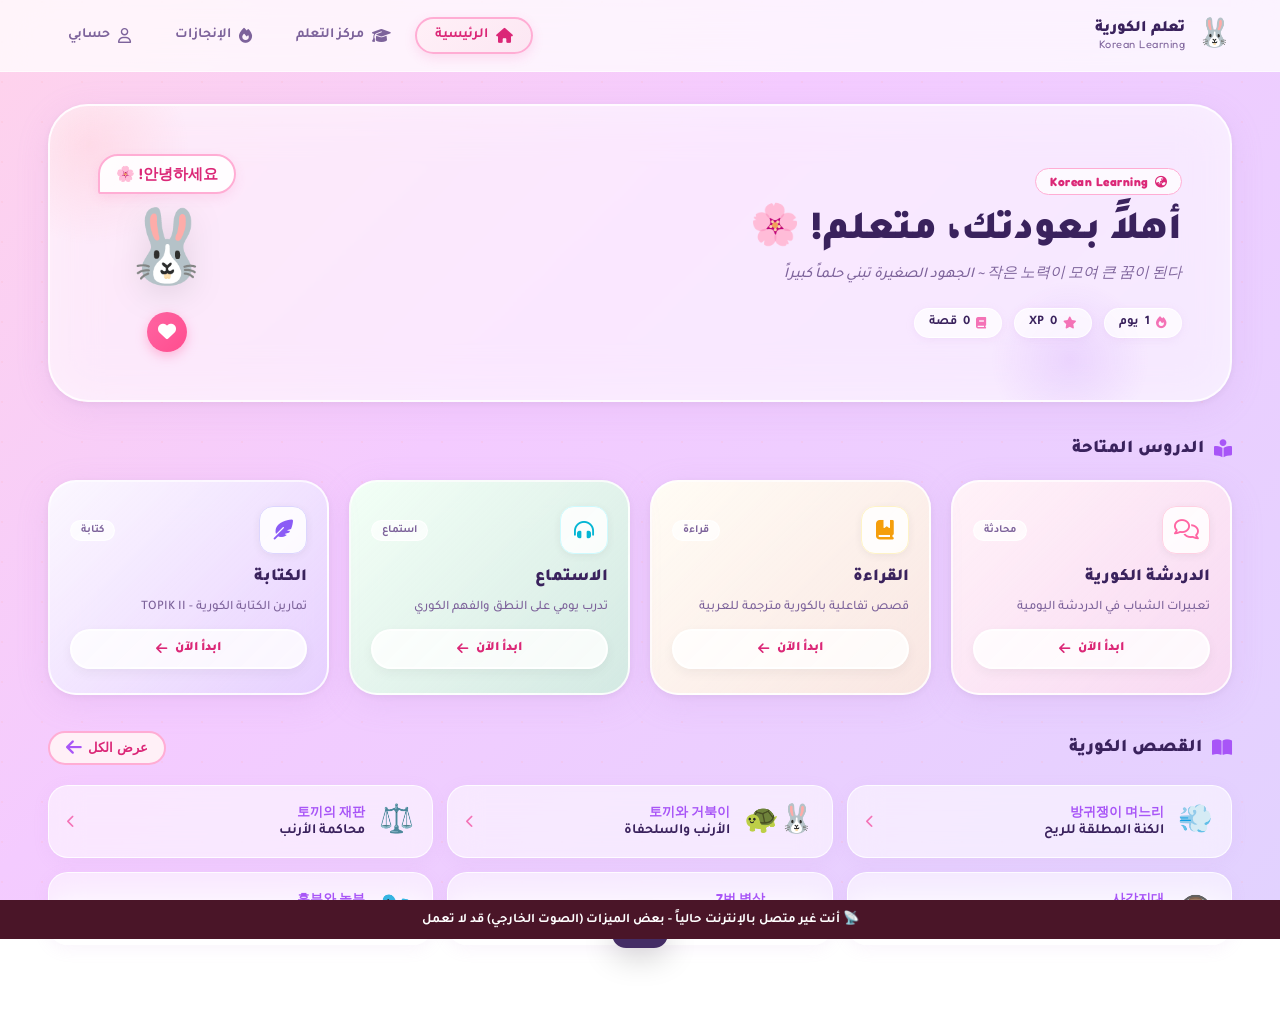
<file: index-2.html>
<!DOCTYPE html>
<html lang="ar" dir="rtl">
<head>
    <meta charset="UTF-8">
    <meta name="viewport" content="width=device-width, initial-scale=1.0">
    <title>تعلم الكورية | Korean Learning</title>
    <meta name="description" content="تعلم اللغة الكورية بأسلوب ممتع وتفاعلي - قصص، استماع، قراءة، كتابة">
    <link rel="preconnect" href="https://fonts.googleapis.com">
    <link rel="preconnect" href="https://fonts.gstatic.com" crossorigin>
    <link href="https://fonts.googleapis.com/css2?family=Tajawal:wght@400;500;700;900&family=Fredoka:wght@400;600;700&display=swap" rel="stylesheet">
    <link rel="stylesheet" href="https://cdnjs.cloudflare.com/ajax/libs/font-awesome/6.4.0/css/all.min.css">
    <link rel="manifest" href="manifest.json">
    <link rel="apple-touch-icon" href="/Website/icon-192.png">
    <link rel="stylesheet" href="style.css">
</head>
<body>

    <!-- ===== NAVBAR ===== -->
    <header class="navbar" id="navbar">
        <div class="navbar-inner">
            <div class="nav-brand">
                <span class="brand-emoji">🐰</span>
                <div class="brand-text">
                    <span class="brand-title">تعلم الكورية</span>
                    <span class="brand-sub">Korean Learning</span>
                </div>
            </div>

            <nav class="nav-links" id="navLinks">
                <a class="nav-item active" data-target="home" onclick="showScreen('home')">
                    <i class="fa-solid fa-house"></i>
                    <span>الرئيسية</span>
                </a>
                <a class="nav-item" data-target="learn" onclick="showScreen('learn')">
                    <i class="fa-solid fa-graduation-cap"></i>
                    <span>مركز التعلم</span>
                </a>
                <a class="nav-item" data-target="achievements" onclick="showScreen('achievements')">
                    <i class="fa-solid fa-fire"></i>
                    <span>الإنجازات</span>
                </a>
                <a class="nav-item" data-target="profile" onclick="showScreen('profile')">
                    <i class="fa-regular fa-user"></i>
                    <span>حسابي</span>
                </a>
            </nav>

            <button class="hamburger" id="hamburger" onclick="toggleMenu()">
                <span></span><span></span><span></span>
            </button>
        </div>
    </header>

    <!-- ===== MOBILE NAV OVERLAY ===== -->
    <div class="mobile-overlay" id="mobileOverlay" onclick="toggleMenu()"></div>
    <div class="mobile-nav" id="mobileNav">
        <a class="mnav-item" onclick="showScreen('home');toggleMenu()"><i class="fa-solid fa-house"></i> الرئيسية</a>
        <a class="mnav-item" onclick="showScreen('learn');toggleMenu()"><i class="fa-solid fa-graduation-cap"></i> مركز التعلم</a>
        <a class="mnav-item" onclick="showScreen('achievements');toggleMenu()"><i class="fa-solid fa-fire"></i> الإنجازات</a>
        <a class="mnav-item" onclick="showScreen('profile');toggleMenu()"><i class="fa-regular fa-user"></i> حسابي</a>
    </div>

    <!-- ===== MAIN WRAPPER ===== -->
    <main class="main-wrapper">

        <!-- ========== شاشة الرئيسية ========== -->
        <section class="page-screen active-screen" id="home-screen">

            <!-- Hero Banner -->
            <div class="hero-banner">
                <div class="hero-content">
                    <div class="hero-badge"><i class="fa-solid fa-earth-asia"></i> Korean Learning</div>
                    <h1 class="hero-title" id="heroGreeting">أهلاً بعودتك! 🌸</h1>
                    <p class="hero-quote" id="dailyQuote">الألف ميل يبدأ بخطوة</p>
                    <div class="hero-stats-row">
                        <div class="hero-mini-stat"><i class="fa-solid fa-fire"></i> <span id="heroStreak">0</span> يوم</div>
                        <div class="hero-mini-stat"><i class="fa-solid fa-star"></i> <span id="heroXP">0</span> XP</div>
                        <div class="hero-mini-stat"><i class="fa-solid fa-book"></i> <span id="heroStories">0</span> قصة</div>
                    </div>
                </div>
                <div class="hero-mascot">
                    <div class="mascot-bubble">안녕하세요! 🌸</div>
                    <span class="big-rabbit">🐰</span>
                    <div class="mascot-heart"><i class="fa-solid fa-heart"></i></div>
                </div>
            </div>

            <!-- Lessons Grid -->
            <div class="section-head">
                <i class="fa-solid fa-book-open-reader"></i>
                <h2>الدروس المتاحة</h2>
            </div>

            <div class="lessons-grid">
                <div class="lesson-card card-chat" onclick="goToChatWithDelay()">
                    <div class="lesson-card-top">
                        <div class="lesson-icon-wrap"><i class="fa-regular fa-comments"></i></div>
                        <span class="lesson-tag">محادثة</span>
                    </div>
                    <h3>الدردشة الكورية</h3>
                    <p>تعبيرات الشباب في الدردشة اليومية</p>
                    <button class="lesson-btn">ابدأ الآن <i class="fa-solid fa-arrow-left"></i></button>
                </div>

                <div class="lesson-card card-read" onclick="openReading()">
                    <div class="lesson-card-top">
                        <div class="lesson-icon-wrap"><i class="fa-solid fa-book-bookmark"></i></div>
                        <span class="lesson-tag">قراءة</span>
                    </div>
                    <h3>القراءة</h3>
                    <p>قصص تفاعلية بالكورية مترجمة للعربية</p>
                    <button class="lesson-btn">ابدأ الآن <i class="fa-solid fa-arrow-left"></i></button>
                </div>

                <div class="lesson-card card-listen" onclick="openListening()">
                    <div class="lesson-card-top">
                        <div class="lesson-icon-wrap"><i class="fa-solid fa-headphones-simple"></i></div>
                        <span class="lesson-tag">استماع</span>
                    </div>
                    <h3>الاستماع</h3>
                    <p>تدرب يومي على النطق والفهم الكوري</p>
                    <button class="lesson-btn">ابدأ الآن <i class="fa-solid fa-arrow-left"></i></button>
                </div>

                <div class="lesson-card card-write" onclick="openWriting()">
                    <div class="lesson-card-top">
                        <div class="lesson-icon-wrap"><i class="fa-solid fa-feather-pointed"></i></div>
                        <span class="lesson-tag">كتابة</span>
                    </div>
                    <h3>الكتابة</h3>
                    <p>تمارين الكتابة الكورية - TOPIK II</p>
                    <button class="lesson-btn">ابدأ الآن <i class="fa-solid fa-arrow-left"></i></button>
                </div>
            </div>

            <!-- Quick Story Access -->
            <div class="section-head">
                <i class="fa-solid fa-book-open"></i>
                <h2>القصص الكورية</h2>
                <button class="see-all-btn" onclick="switchToStoriesScreen()">عرض الكل <i class="fa-solid fa-arrow-left"></i></button>
            </div>

            <div class="stories-preview-grid" id="storiesPreviewGrid">
                <!-- Filled by JS -->
            </div>

        </section>

        <!-- ========== شاشة مركز التعلم ========== -->
        <section class="page-screen" id="learn-screen">
            <div class="page-header">
                <h2><i class="fa-solid fa-graduation-cap"></i> مركز التعلم</h2>
                <p>معلومات يومية تساعدك في رحلة تعلم الكورية</p>
            </div>

            <div class="learn-desktop-grid">
                <div class="learn-card-web tip-card">
                    <div class="learn-card-icon">💡</div>
                    <div class="learn-card-body">
                        <h3>نصيحة اليوم</h3>
                        <p id="tipText">حاول أن تتعلم 5 كلمات جديدة يوميًا واستخدمها في جمل.</p>
                        <button class="refresh-btn" onclick="refreshTip()"><i class="fa-solid fa-rotate"></i> نصيحة أخرى</button>
                    </div>
                </div>

                <div class="learn-card-web topik-card">
                    <div class="learn-card-icon">📝</div>
                    <div class="learn-card-body">
                        <h3>🎯 هل تعلم عن TOPIK؟</h3>
                        <p id="topikText">امتحان TOPIK I يتكون من 30 سؤال استماع و 30 سؤال قراءة.</p>
                        <button class="refresh-btn" onclick="refreshTopik()"><i class="fa-solid fa-rotate"></i> معلومة أخرى</button>
                    </div>
                </div>

                <div class="learn-card-web motive-card">
                    <div class="learn-card-icon">💪</div>
                    <div class="learn-card-body">
                        <h3>🌟 جرعة تحفيز</h3>
                        <p id="motivationText">كل حرف تتعلمه يقرّبك من حلمك. لا تتوقف!</p>
                        <button class="refresh-btn" onclick="refreshMotivation()"><i class="fa-solid fa-rotate"></i> تحفيز آخر</button>
                    </div>
                </div>
            </div>

            <!-- Korean Alphabet Quick Reference -->
            <div class="section-head" style="margin-top: 40px;">
                <i class="fa-solid fa-language"></i>
                <h2>الحروف الكورية الأساسية (الهانغول)</h2>
            </div>
            <div class="hangul-grid">
                <div class="hangul-card"><span class="hangul-char">ㄱ</span><span class="hangul-roman">g/k</span></div>
                <div class="hangul-card"><span class="hangul-char">ㄴ</span><span class="hangul-roman">n</span></div>
                <div class="hangul-card"><span class="hangul-char">ㄷ</span><span class="hangul-roman">d/t</span></div>
                <div class="hangul-card"><span class="hangul-char">ㄹ</span><span class="hangul-roman">r/l</span></div>
                <div class="hangul-card"><span class="hangul-char">ㅁ</span><span class="hangul-roman">m</span></div>
                <div class="hangul-card"><span class="hangul-char">ㅂ</span><span class="hangul-roman">b/p</span></div>
                <div class="hangul-card"><span class="hangul-char">ㅅ</span><span class="hangul-roman">s</span></div>
                <div class="hangul-card"><span class="hangul-char">ㅇ</span><span class="hangul-roman">ng</span></div>
                <div class="hangul-card"><span class="hangul-char">ㅈ</span><span class="hangul-roman">j</span></div>
                <div class="hangul-card"><span class="hangul-char">ㅊ</span><span class="hangul-roman">ch</span></div>
                <div class="hangul-card"><span class="hangul-char">ㅋ</span><span class="hangul-roman">k</span></div>
                <div class="hangul-card"><span class="hangul-char">ㅌ</span><span class="hangul-roman">t</span></div>
                <div class="hangul-card"><span class="hangul-char">ㅍ</span><span class="hangul-roman">p</span></div>
                <div class="hangul-card"><span class="hangul-char">ㅎ</span><span class="hangul-roman">h</span></div>
                <div class="hangul-card vowel"><span class="hangul-char">ㅏ</span><span class="hangul-roman">a</span></div>
                <div class="hangul-card vowel"><span class="hangul-char">ㅓ</span><span class="hangul-roman">eo</span></div>
                <div class="hangul-card vowel"><span class="hangul-char">ㅗ</span><span class="hangul-roman">o</span></div>
                <div class="hangul-card vowel"><span class="hangul-char">ㅜ</span><span class="hangul-roman">u</span></div>
                <div class="hangul-card vowel"><span class="hangul-char">ㅡ</span><span class="hangul-roman">eu</span></div>
                <div class="hangul-card vowel"><span class="hangul-char">ㅣ</span><span class="hangul-roman">i</span></div>
                <div class="hangul-card vowel"><span class="hangul-char">ㅐ</span><span class="hangul-roman">ae</span></div>
                <div class="hangul-card vowel"><span class="hangul-char">ㅔ</span><span class="hangul-roman">e</span></div>
            </div>
        </section>

        <!-- ========== شاشة الإنجازات ========== -->
        <section class="page-screen" id="achievements-screen">
            <div class="page-header">
                <h2><i class="fa-solid fa-fire"></i> الإنجازات</h2>
                <p>تتبع تقدمك ونجاحاتك في تعلم الكورية</p>
            </div>

            <div class="achievements-layout">
                <!-- Left: Progress & Stats -->
                <div class="ach-left">
                    <div class="progress-card-web">
                        <div class="progress-card-head">
                            <span>📚 القصص المكتملة</span>
                            <span id="progressText">0 / 40</span>
                        </div>
                        <div class="progress-track">
                            <div class="progress-fill-web" id="progressFill"></div>
                            <div class="progress-rabbit" id="progressCharacter">🐰</div>
                        </div>
                        <div class="stars-row" id="starsRow"></div>
                    </div>

                    <div class="stats-web-grid">
                        <div class="stat-web-card pink">
                            <span class="stat-web-emoji">📖</span>
                            <span class="stat-web-value" id="statStories">0</span>
                            <span class="stat-web-label">قصص مكتملة</span>
                        </div>
                        <div class="stat-web-card yellow">
                            <span class="stat-web-emoji">⚡</span>
                            <span class="stat-web-value" id="statXP">0</span>
                            <span class="stat-web-label">نقاط الخبرة</span>
                        </div>
                        <div class="stat-web-card teal">
                            <span class="stat-web-emoji">🎧</span>
                            <span class="stat-web-value" id="statListening">0</span>
                            <span class="stat-web-label">تمارين الاستماع</span>
                        </div>
                        <div class="stat-web-card purple">
                            <span class="stat-web-emoji">✍️</span>
                            <span class="stat-web-value" id="statWriting">0</span>
                            <span class="stat-web-label">تمارين الكتابة</span>
                        </div>
                    </div>

                    <div class="encouragement-web" id="encouragementMsg">🐰 كل قصة تقرّبك من القمة!</div>
                </div>

                <!-- Right: Badges -->
                <div class="ach-right">
                    <h3 class="badges-title-web">🎖️ الشارات المكتسبة</h3>
                    <div class="badges-web-grid" id="badgesGrid"></div>
                </div>
            </div>
        </section>

        <!-- ========== شاشة الحساب ========== -->
        <section class="page-screen" id="profile-screen">
            <div class="page-header">
                <h2><i class="fa-regular fa-user"></i> حسابي</h2>
                <p>إدارة ملفك الشخصي وإعدادات حسابك</p>
            </div>

            <div class="profile-layout">
                <!-- Profile Card -->
                <div class="profile-main-card">
                    <div class="profile-avatar-web" id="userAvatar">😊</div>
                    <div class="profile-info-web">
                        <h2 id="userName">متعلم</h2>
                        <p>تقدمك محفوظ على هذا الجهاز</p>
                    </div>
                    <button class="edit-btn-web" onclick="openEditProfile()">
                        <i class="fa-solid fa-pen-to-square"></i> تعديل الملف
                    </button>
                </div>

                <div class="profile-grid">
                    <!-- Streak -->
                    <div class="streak-card-web">
                        <div class="streak-fire">🔥</div>
                        <div class="streak-data">
                            <span class="streak-num" id="streakDays">0</span>
                            <span class="streak-lbl">يوم متتالي</span>
                        </div>
                        <p class="streak-msg" id="streakMessage">استمر، أنت تتحسن!</p>
                    </div>

                    <!-- Detailed Stats -->
                    <div class="detail-stats-web">
                        <div class="detail-stat">
                            <i class="fa-solid fa-clock"></i>
                            <span class="dv" id="totalHours">0</span>
                            <span class="dl">ساعة تعلم</span>
                        </div>
                        <div class="detail-stat">
                            <i class="fa-solid fa-circle-check"></i>
                            <span class="dv" id="completionRate">0%</span>
                            <span class="dl">معدل الإتمام</span>
                        </div>
                        <div class="detail-stat">
                            <i class="fa-solid fa-book"></i>
                            <span class="dv" id="totalItems">0</span>
                            <span class="dl">عنصر مكتمل</span>
                        </div>
                    </div>
                </div>

                <!-- Edit Profile Section -->
                <div id="editProfileSection" style="display:none;" class="edit-section-web">
                    <h3>🎨 خصّص ملفك الشخصي</h3>
                    <div class="edit-form-web">
                        <input type="text" id="customName" class="web-input" placeholder="أدخل اسمك">
                        <div class="avatar-picker" id="avatarPicker">
                            <span class="avatar-option" data-avatar="😊">😊</span>
                            <span class="avatar-option" data-avatar="🐰">🐰</span>
                            <span class="avatar-option" data-avatar="🦊">🦊</span>
                            <span class="avatar-option" data-avatar="🐱">🐱</span>
                            <span class="avatar-option" data-avatar="🐶">🐶</span>
                            <span class="avatar-option" data-avatar="👽">👽</span>
                        </div>
                        <div class="edit-btns">
                            <button class="save-btn-web" onclick="saveCustomProfile()"><i class="fa-solid fa-floppy-disk"></i> حفظ التغييرات</button>
                            <button class="cancel-btn-web" onclick="closeEditProfile()">إلغاء</button>
                        </div>
                    </div>
                </div>

                <!-- Actions -->
                <div class="profile-actions">
                    <a href="privacy-policy.html" target="_blank" class="action-link-web">
                        <i class="fa-solid fa-shield-halved"></i> سياسة الخصوصية
                    </a>
                    <button class="reset-btn-web" onclick="handleLogout()">
                        <i class="fa-solid fa-arrows-rotate"></i> إعادة تعيين التقدم
                    </button>
                </div>
            </div>
        </section>

        <!-- ========== شاشة قائمة القصص ========== -->
        <section class="page-screen" id="stories-screen">
            <div class="stories-page-header">
                <div>
                    <h2><i class="fa-solid fa-book-open"></i> مكتبة القصص الكورية</h2>
                    <p>قصص أصيلة مترجمة مع نطق صوتي</p>
                </div>
                <button class="back-home-web" onclick="switchToMainScreen()">
                    <i class="fa-solid fa-house"></i> الرئيسية
                </button>
            </div>

            <div class="stories-tabs-web">
                <button class="stab active" onclick="showTab(0)">🐥 قصص أطفال</button>
                <button class="stab" onclick="showTab(1)">👀 قصص ممتعة</button>
                <button class="stab" onclick="showTab(2)">💞 قصص عاطفية</button>
                <button class="stab" onclick="showTab(3)">💀 قصص رعب</button>
            </div>

            <div id="content" class="stories-web-grid"></div>
        </section>

    </main>

    <!-- Toast Notification -->
    <div class="toast-web" id="toastWeb"></div>

    <!-- Scripts -->
    <script>
        const quotes = [
            "الألف ميل يبدأ بخطوة ~ لا تستصغر جهدك",
            "كل كلمة كورية تتعلمها تقربك من حلمك",
            "작은 노력이 모여 큰 꿈이 된다 ~ الجهود الصغيرة تبني حلماً كبيراً",
            "لا تقارن نفسك بالآخرين.. رحلتك مختلفة وجميلة",
            "힘내세요! أنت أقوى مما تتصوّر",
            "التكرار يصنع المعجزات.. تدرب ولو 5 دقائق يومياً",
            "실수해도 괜찮아요! الأخطاء دليل أنك تحاول",
            "كل خبير كان مبتدئاً في يوم من الأيام",
            "파이팅! النجاح ينتظر من يستمر"
        ];

        function toggleMenu() {
            const nav = document.getElementById('mobileNav');
            const overlay = document.getElementById('mobileOverlay');
            const btn = document.getElementById('hamburger');
            nav.classList.toggle('open');
            overlay.classList.toggle('open');
            btn.classList.toggle('open');
        }

        // Navbar scroll effect
        window.addEventListener('scroll', () => {
            const navbar = document.getElementById('navbar');
            if (window.scrollY > 20) {
                navbar.classList.add('scrolled');
            } else {
                navbar.classList.remove('scrolled');
            }
        });

        document.addEventListener('DOMContentLoaded', function() {
            document.getElementById('dailyQuote').textContent = quotes[Math.floor(Math.random() * quotes.length)];
            updateHeroStats();
            loadStoriesPreview();
        });

        function updateHeroStats() {
            const data = getAchievements ? getAchievements() : { xp: 0, streakDays: 0, storiesCompleted: 0 };
            const stored = JSON.parse(localStorage.getItem('korean_app_achievements') || '{}');
            document.getElementById('heroStreak').textContent = stored.streakDays || 0;
            document.getElementById('heroXP').textContent = stored.xp || 0;
            document.getElementById('heroStories').textContent = stored.storiesCompleted || 0;
            const uname = stored.userName || 'متعلم';
            document.getElementById('heroGreeting').textContent = 'أهلاً بعودتك، ' + uname + '! 🌸';
        }

        function loadStoriesPreview() {
            const previews = [
                { id: 0, emoji: '💨', title: 'الكنة المطلقة للريح', kr: '방귀쟁이 며느리' },
                { id: 1, emoji: '🐰🐢', title: 'الأرنب والسلحفاة', kr: '토끼와 거북이' },
                { id: 7, emoji: '⚖️', title: 'محاكمة الأرنب', kr: '토끼의 재판' },
                { id: 10, emoji: '👁️', title: 'المنطقة العمياء', kr: '사각지대' },
                { id: 11, emoji: '🛏️', title: 'السرير رقم 7', kr: '7번 병상' },
                { id: 2, emoji: '🐦', title: 'هونغبو ونولبو', kr: '흥부와 놀부' },
            ];
            const grid = document.getElementById('storiesPreviewGrid');
            grid.innerHTML = previews.map(s => `
                <div class="story-preview-card" onclick="openStoryDetails(${s.id})">
                    <div class="spc-emoji">${s.emoji}</div>
                    <div class="spc-body">
                        <span class="spc-kr">${s.kr}</span>
                        <span class="spc-ar">${s.title}</span>
                    </div>
                    <i class="fa-solid fa-chevron-left spc-arrow"></i>
                </div>
            `).join('');
        }

        /* showToast مُعرَّفة في web-adapter.js — لا داعي لإعادة التعريف هنا */
    </script>
    <script src="data.js"></script>
    <script src="data2.js"></script>
    <script src="data3.js"></script>
    <script src="data4.js"></script>
    <script src="web-adapter.js"></script>
    <script src="script.js"></script>
    <script src="app-patches.js"></script>
    <script>
        // After all scripts loaded, update hero stats
        window.addEventListener('load', function() {
            updateHeroStats();
        });
    </script>

    <!-- تسجيل Service Worker -->
    <script>
        if ("serviceWorker" in navigator) {
            window.addEventListener("load", function () {
                navigator.serviceWorker.register("service-worker.js", { scope: "/Website/" })
                    .then(function () { console.log("✅ SW مسجل"); })
                    .catch(function (e) { console.warn("❌ SW خطأ:", e); });
            });
        }
    </script>
</body>
</html>
</file>
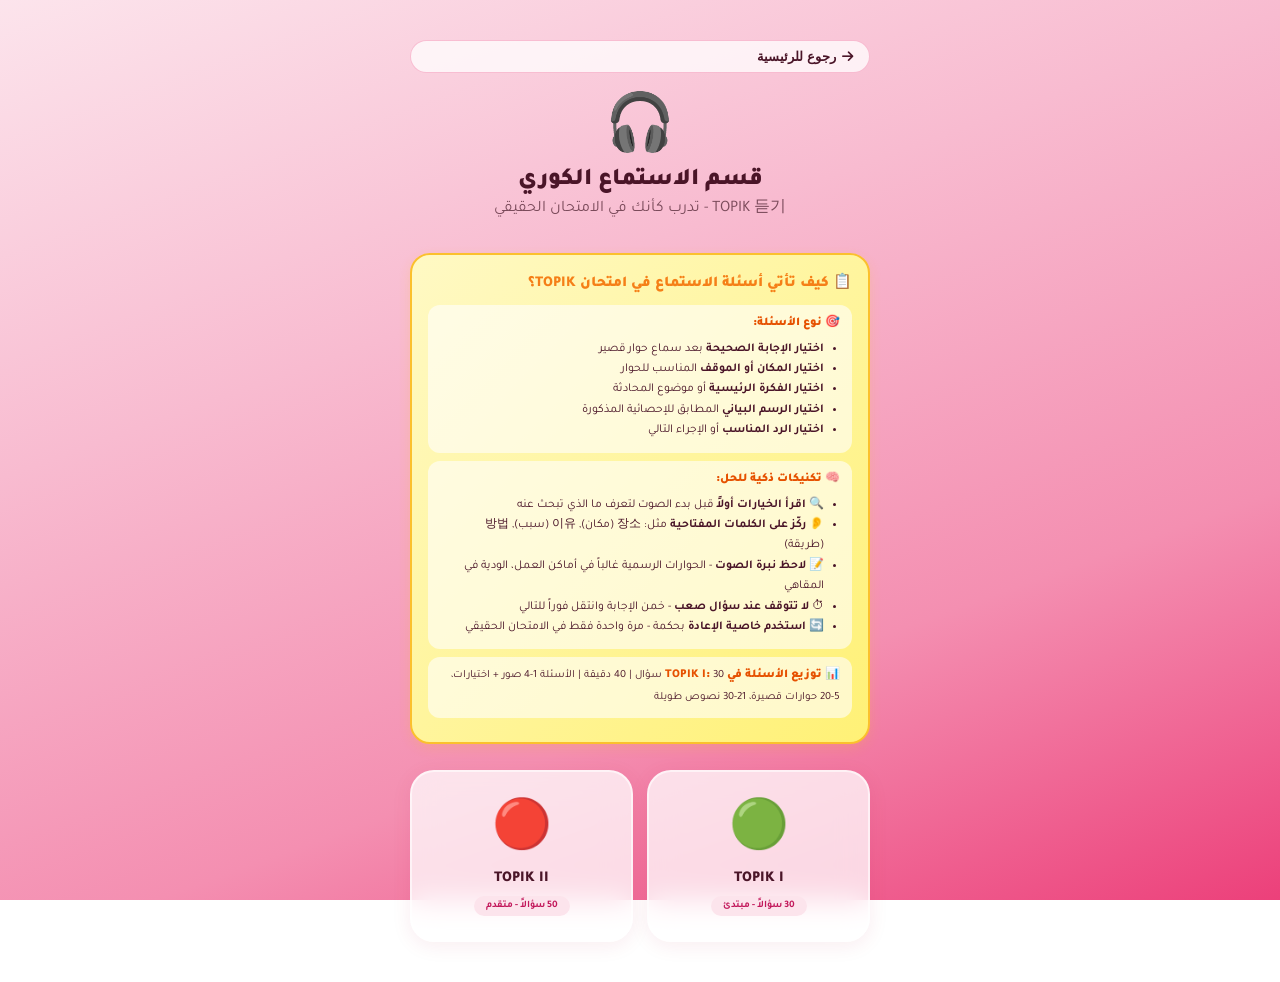
<file: listening-system.html>
<!DOCTYPE html>
<html lang="ar" dir="rtl">
<head>
    <meta charset="UTF-8">
    <meta name="viewport" content="width=device-width, initial-scale=1.0">
    <title>قسم الاستماع - TOPIK 듣기</title>
    <link rel="stylesheet" href="https://cdnjs.cloudflare.com/ajax/libs/font-awesome/6.4.0/css/all.min.css">
    <style>
        @import url('https://fonts.googleapis.com/css2?family=Tajawal:wght@400;500;700;900&family=Noto+Sans+KR:wght@400;500;700&display=swap');
        :root {
            --surface: rgba(255,255,255,0.75); --surface-hover: rgba(255,255,255,0.9);
            --border: rgba(236,64,122,0.3); --text: #4a1528; --text-light: #7a4a5a;
            --accent: #e91e63; --accent-dark: #c2185b; --accent-light: #fce4ec;
            --correct: #059669; --correct-bg: #d1fae5; --wrong: #dc2626; --wrong-bg: #fee2e2;
            --warning: #f59e0b; --warning-bg: #fef3c7; --info: #3b82f6; --info-bg: #dbeafe;
            --shadow: 0 4px 20px rgba(180,30,60,0.08);
            --radius: 28px; --radius-sm: 16px;
        }
        * { box-sizing:border-box; margin:0; padding:0; }
        body {
            font-family:'Tajawal',sans-serif;
            background:linear-gradient(160deg,#fce4ec 0%,#f8bbd0 35%,#f48fb1 70%,#ec407a 100%);
            background-attachment:fixed; min-height:100vh; color:var(--text);
            display:flex; justify-content:center; align-items:flex-start;
            padding: clamp(12px, 2vw, 20px) 10px;
        }
        .main-screen { width:100%; max-width:500px; padding:20px; display:flex; flex-direction:column; gap:16px; }
        .back-btn {
            display:flex; align-items:center; gap:6px; padding:8px 16px; border-radius:25px;
            background:var(--surface); border:1px solid var(--border); color:var(--text);
            cursor:pointer; font-size:13px; font-weight:700; transition:all .2s;
        }
        .back-btn:hover { background:var(--surface-hover); transform:translateX(3px); box-shadow:var(--shadow); }
        .main-header { text-align:center; margin-bottom:8px; }
        .main-header .icon-big { font-size:56px; display:block; animation:float 3s ease-in-out infinite; }
        @keyframes float { 0%,100% { transform:translateY(0); } 50% { transform:translateY(-10px); } }
        .main-header h1 { font-weight:900; font-size:24px; }

        /* شرح نوع السؤال */
        .exam-tip-box {
            background:linear-gradient(135deg,#fff9c4,#fff176);
            border:2px solid #fbc02d;
            border-radius:20px;
            padding:16px;
            margin:10px 0;
            font-size:13px;
            line-height:1.7;
            box-shadow:0 4px 12px rgba(251,192,45,0.2);
        }
        .exam-tip-box .tip-title {
            font-weight:900; color:#f57f17; font-size:15px; margin-bottom:8px;
            display:flex; align-items:center; gap:6px;
        }
        .exam-tip-box .tip-section {
            margin:8px 0; padding:8px 12px; background:rgba(255,255,255,0.6); border-radius:12px;
        }
        .exam-tip-box .tip-label {
            font-weight:900; color:#e65100; font-size:12px;
        }

        .sections-grid { display:grid; grid-template-columns:1fr 1fr; gap:14px; }
        .section-card {
            background:var(--surface); backdrop-filter:blur(15px); border-radius:24px; padding:24px 18px;
            text-align:center; cursor:pointer; border:2px solid rgba(255,255,255,0.6); box-shadow:var(--shadow);
            transition:all .35s; display:flex; flex-direction:column; align-items:center; gap:8px;
        }
        .section-card:hover { transform:translateY(-6px); border-color:var(--accent); background:rgba(255,255,255,.9); }
        .section-card .card-icon { font-size:48px; }
        .section-card .card-title { font-weight:900; font-size:15px; }
        .section-card .card-badge { padding:4px 12px; border-radius:12px; font-size:10px; font-weight:700; background:var(--accent-light); color:var(--accent-dark); }

        .practice-screen { display:none; width:100%; max-width:500px; padding:20px; flex-direction:column; gap:16px; }
        .practice-screen.active { display:flex; }

        .audio-player-card {
            background:var(--surface); backdrop-filter:blur(15px); border-radius:24px; padding:20px;
            border:2px solid rgba(255,255,255,0.6); text-align:center;
        }
        .play-btn {
            width:70px; height:70px; border-radius:50%; background:linear-gradient(135deg,var(--accent),var(--accent-dark));
            color:#fff; border:none; cursor:pointer; font-size:28px; margin:10px auto; display:flex;
            align-items:center; justify-content:center; box-shadow:0 6px 20px rgba(233,30,99,0.4);
        }
        .play-btn.playing { animation:pulse-play 1s infinite; }
        @keyframes pulse-play { 0%,100% { box-shadow:0 6px 20px rgba(233,30,99,0.4); } 50% { box-shadow:0 6px 30px rgba(220,38,38,0.6); } }
        .audio-progress { width:100%; height:6px; background:var(--accent-light); border-radius:3px; margin-top:12px; overflow:hidden; }
        .audio-progress-fill { height:100%; background:var(--accent); border-radius:3px; width:0%; transition:width .3s; }
        .repeat-btn {
            background:var(--surface); border:1px solid var(--border); padding:8px 16px; border-radius:20px;
            cursor:pointer; font-size:12px; margin-top:8px; font-family:'Tajawal',sans-serif;
        }

        .question-card {
            background:var(--surface); backdrop-filter:blur(15px); border-radius:24px; padding:20px;
            border:2px solid rgba(255,255,255,0.6);
        }
        .question-text { font-size:15px; font-weight:700; margin-bottom:16px; }
        .options-grid { display:grid; grid-template-columns:1fr 1fr; gap:10px; }
        .option-btn {
            padding:14px; border-radius:14px; border:2px solid var(--border); background:var(--surface);
            cursor:pointer; font-size:13px; font-weight:700; text-align:center; transition:all .2s;
            font-family:'Noto Sans KR','Tajawal',sans-serif;
        }
        .option-btn:hover { background:var(--surface-hover); border-color:var(--accent); }
        .option-btn.selected { border-color:var(--accent); background:var(--accent-light); }
        .option-btn.correct { border-color:var(--correct); background:var(--correct-bg); color:#065f46; }
        .option-btn.wrong { border-color:var(--wrong); background:var(--wrong-bg); color:#991b1b; }
        .option-btn.locked { pointer-events:none; opacity:.85; }

        .nav-buttons { display:flex; justify-content:space-between; gap:10px; margin-top:12px; flex-wrap:wrap; }
        .btn {
            padding:10px 18px; border-radius:25px; border:none; cursor:pointer; font-weight:700; font-size:12px;
            font-family:'Tajawal',sans-serif; transition:all .2s; display:inline-flex; align-items:center; gap:5px;
        }
        .btn-primary { background:linear-gradient(135deg,var(--accent),var(--accent-dark)); color:#fff; box-shadow:0 4px 15px rgba(233,30,99,0.3); }
        .btn-primary:hover { transform:translateY(-2px); }
        .btn-secondary { background:var(--surface); color:var(--text); border:1px solid var(--border); }
        .btn-info { background:var(--info-bg); color:#1e40af; border:1px solid var(--info); }

        .score-bar { display:flex; justify-content:space-between; align-items:center; padding:12px 16px; background:var(--surface); border-radius:16px; border:1px solid var(--border); margin-bottom:8px; }
        .score-text { font-weight:900; font-size:16px; }

        .toast { position:fixed; bottom:30px; left:50%; transform:translateX(-50%); background:var(--text); color:#fff; padding:12px 24px; border-radius:30px; font-size:13px; font-weight:700; z-index:100; opacity:0; transition:opacity .3s; pointer-events:none; }
        .toast.show { opacity:1; }

        .completion-screen { display:none; text-align:center; padding:40px 20px; background:var(--surface); border-radius:24px; border:2px solid rgba(255,255,255,0.6); }
        .completion-screen.active { display:block; }
        .completion-emoji { font-size:64px; }
        .completion-score { font-size:36px; font-weight:900; color:var(--accent-dark); margin:12px 0; }

        .explanation-box { background:var(--info-bg); border:1px solid var(--info); border-radius:var(--radius-sm); padding:12px; margin-top:10px; display:none; font-size:12px; line-height:1.6; }
        .explanation-box.show { display:block; animation:bounceIn .3s ease; }
        @keyframes bounceIn { 0% { transform:translateY(10px); opacity:0; } 60% { transform:translateY(-3px); opacity:1; } 100% { transform:translateY(0); opacity:1; } }
        @media(max-width:520px) { .main-screen,.practice-screen { padding:14px; } .options-grid { grid-template-columns:1fr; } }
    </style>
  <link rel="manifest" href="manifest.json">
  <link rel="apple-touch-icon" href="/My-Korean-app/icon-192.png">
  <meta name="theme-color" content="#1a1a2e">
  <meta name="apple-mobile-web-app-capable" content="yes">
  <meta name="apple-mobile-web-app-status-bar-style" content="black-translucent">
  <meta name="apple-mobile-web-app-title" content="تعلم الكورية">
</head>
<body>
<div class="toast" id="toast"></div>

<!-- ========== الشاشة الرئيسية ========== -->
<div class="main-screen" id="mainScreen">
    <button class="back-btn" onclick="goToHome()"><i class="fa-solid fa-arrow-right"></i><span>رجوع للرئيسية</span></button>
    <div class="main-header">
        <span class="icon-big">🎧</span>
        <h1>قسم الاستماع الكوري</h1>
        <p style="color:var(--text-light);">TOPIK 듣기 - تدرب كأنك في الامتحان الحقيقي</p>
    </div>

    <!-- شرح طريقة أسئلة الاستماع في التوبيك -->
    <div class="exam-tip-box">
        <div class="tip-title">📋 كيف تأتي أسئلة الاستماع في امتحان TOPIK؟</div>
        <div class="tip-section">
            <span class="tip-label">🎯 نوع الأسئلة:</span>
            <ul style="margin:4px 16px; font-size:12px;">
                <li><strong>اختيار الإجابة الصحيحة</strong> بعد سماع حوار قصير</li>
                <li><strong>اختيار المكان أو الموقف</strong> المناسب للحوار</li>
                <li><strong>اختيار الفكرة الرئيسية</strong> أو موضوع المحادثة</li>
                <li><strong>اختيار الرسم البياني</strong> المطابق للإحصائية المذكورة</li>
                <li><strong>اختيار الرد المناسب</strong> أو الإجراء التالي</li>
            </ul>
        </div>
        <div class="tip-section">
            <span class="tip-label">🧠 تكنيكات ذكية للحل:</span>
            <ul style="margin:4px 16px; font-size:12px;">
                <li>🔍 <strong>اقرأ الخيارات أولاً</strong> قبل بدء الصوت لتعرف ما الذي تبحث عنه</li>
                <li>👂 <strong>ركّز على الكلمات المفتاحية</strong> مثل: 장소 (مكان), 이유 (سبب), 방법 (طريقة)</li>
                <li>📝 <strong>لاحظ نبرة الصوت</strong> - الحوارات الرسمية غالباً في أماكن العمل، الودية في المقاهي</li>
                <li>⏱ <strong>لا تتوقف عند سؤال صعب</strong> - خمن الإجابة وانتقل فوراً للتالي</li>
                <li>🔄 <strong>استخدم خاصية الإعادة</strong> بحكمة - مرة واحدة فقط في الامتحان الحقيقي</li>
            </ul>
        </div>
        <div class="tip-section">
            <span class="tip-label">📊 توزيع الأسئلة في TOPIK I:</span>
            <span style="font-size:11px;">30 سؤال | 40 دقيقة | الأسئلة 1-4 صور + اختيارات، 5-20 حوارات قصيرة، 21-30 نصوص طويلة</span>
        </div>
    </div>

    <div class="sections-grid">
        <div class="section-card" onclick="startPractice('topik1')">
            <div class="card-icon">🟢</div>
            <div class="card-title">TOPIK I</div>
            <span class="card-badge">30 سؤالاً - مبتدئ</span>
        </div>
        <div class="section-card" onclick="startPractice('topik2')">
            <div class="card-icon">🔴</div>
            <div class="card-title">TOPIK II</div>
            <span class="card-badge">50 سؤالاً - متقدم</span>
        </div>
    </div>
</div>

<!-- ========== شاشة التمرين ========== -->
<div class="practice-screen" id="practiceScreen">
    <button class="back-btn" onclick="goBackToMain()"><i class="fa-solid fa-arrow-right"></i><span>رجوع للقائمة</span></button>
    <div class="score-bar">
        <span class="score-text">✅ <span id="correctCount">0</span>/<span id="totalAnswered">0</span></span>
        <span style="font-size:13px;color:var(--text-light);" id="questionCounter">1/30</span>
    </div>

    <!-- شرح إضافي يظهر أعلى كل سؤال حسب نوعه -->
    <div id="questionTypeTip" style="background:#fff3e0;border:1px solid #ff9800;border-radius:12px;padding:8px 12px;font-size:11px;font-weight:700;color:#e65100;display:none;"></div>

    <div class="audio-player-card">
        <button class="play-btn" id="playBtn" onclick="toggleAudio()">▶️</button>
        <p style="font-size:11px;color:var(--text-light);margin-top:4px;">استمع جيداً - يمكنك التكرار مرة واحدة</p>
        <div class="audio-progress"><div class="audio-progress-fill" id="audioProgress"></div></div>
        <button class="repeat-btn" onclick="repeatAudio()">🔄 أعد الاستماع</button>
    </div>
    <div class="question-card">
        <p class="question-text" id="questionText">اختر الإجابة الصحيحة</p>
        <div class="options-grid" id="optionsGrid"></div>
        <div class="explanation-box" id="explanationBox"></div>
        <div class="nav-buttons">
            <button class="btn btn-secondary" id="prevBtn" onclick="prevQuestion()" style="display:none;">⬅️ السابق</button>
            <button class="btn btn-info" id="showAnswerBtn" onclick="showAnswer()" style="display:none;">🔑 الإجابة والشرح</button>
            <button class="btn btn-primary" id="nextBtn" onclick="nextQuestion()">التالي ➡️</button>
        </div>
    </div>
    <div class="completion-screen" id="completionScreen">
        <div class="completion-emoji" id="completionEmoji">🎉</div>
        <h2>أحسنت!</h2>
        <div class="completion-score" id="completionScore"></div>
        <button class="btn btn-primary" onclick="goBackToMain()">العودة للقائمة</button>
    </div>
</div>

<script src="listening-data.js"></script>
<script src="listening-engine.js"></script>

  <!-- تسجيل Service Worker -->
  <script>
    if ("serviceWorker" in navigator) {
      window.addEventListener("load", function () {
        navigator.serviceWorker.register("service-worker.js", { scope: "/My-Korean-app/" })
          .then(function () { console.log("✅ SW مسجل"); })
          .catch(function (e) { console.warn("❌ SW خطأ:", e); });
      });
    }
  </script>

</body>
</html>
</file>
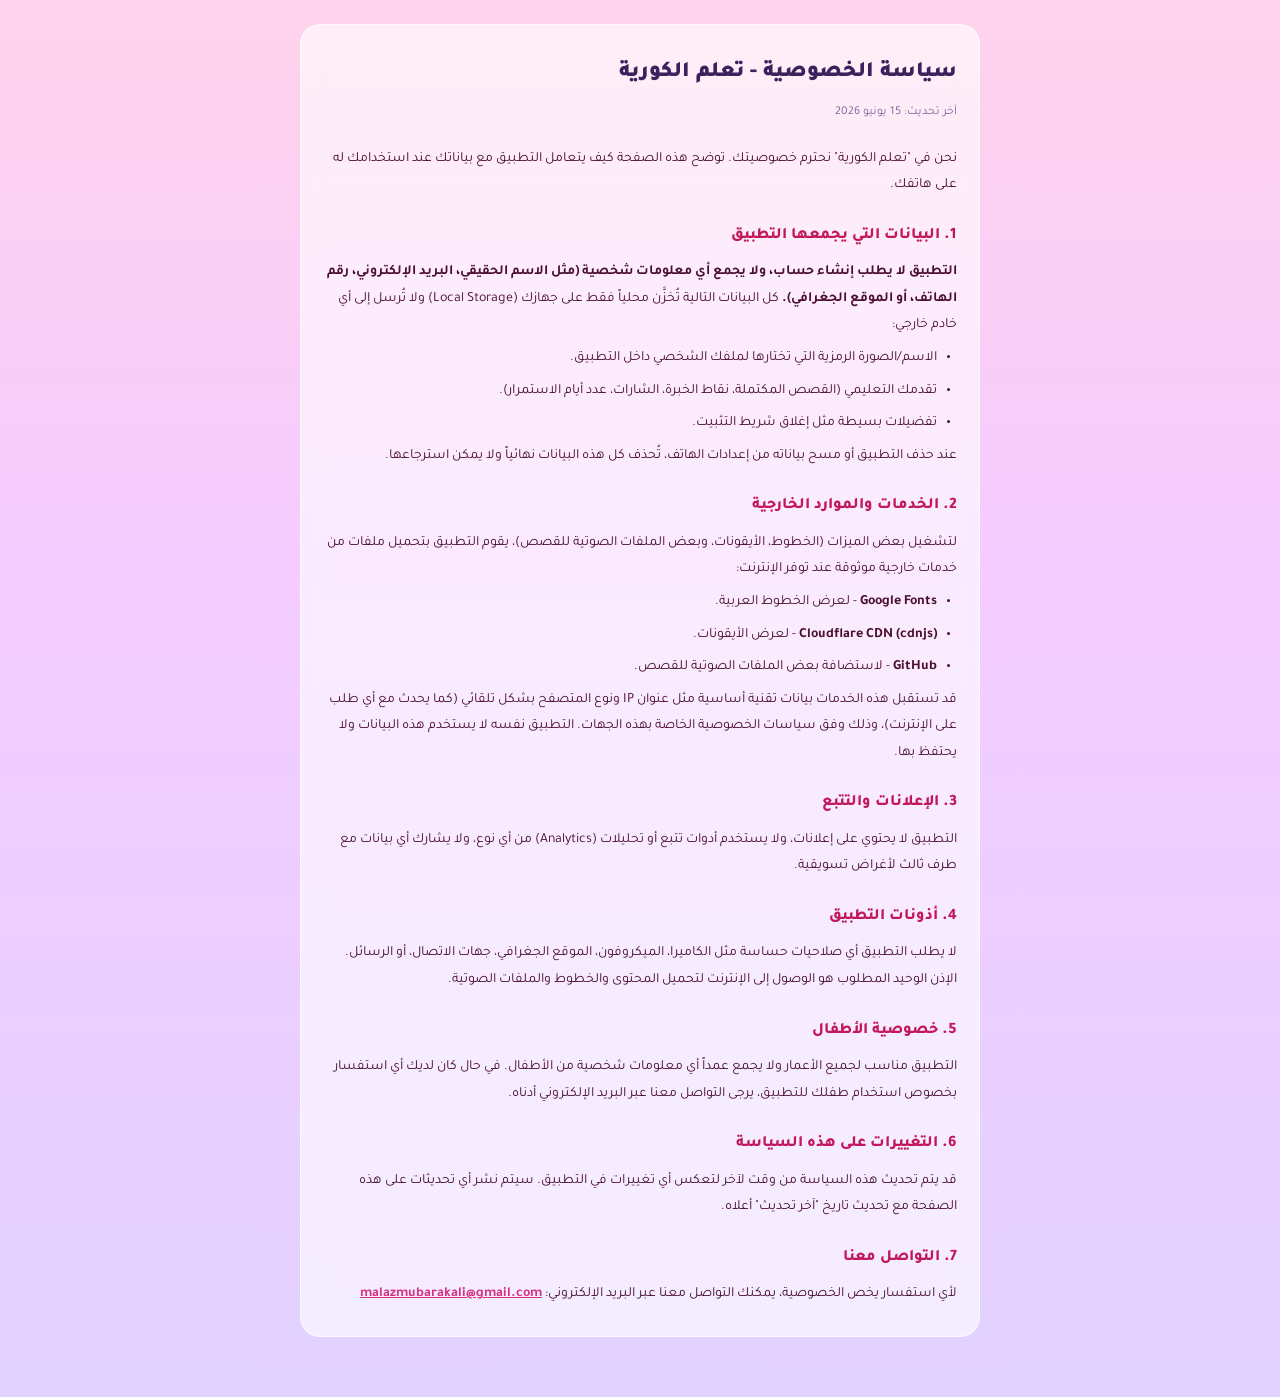
<file: privacy-policy.html>
<!DOCTYPE html>
<html lang="ar" dir="rtl">
<head>
    <meta charset="UTF-8">
    <meta name="viewport" content="width=device-width, initial-scale=1.0">
    <title>سياسة الخصوصية | تعلم الكورية</title>
    <link href="https://fonts.googleapis.com/css2?family=Tajawal:wght@400;500;700;900&display=swap" rel="stylesheet">
    <style>
        * { box-sizing: border-box; margin: 0; padding: 0; }
        body {
            font-family: 'Tajawal', sans-serif;
            background: linear-gradient(180deg, #ffd3eb 0%, #f4cbff 40%, #e2d2ff 100%);
            color: #3a225d;
            line-height: 1.9;
            padding: 24px 16px 60px;
        }
        .wrap {
            max-width: 680px;
            margin: 0 auto;
            background: rgba(255,255,255,0.6);
            backdrop-filter: blur(10px);
            border-radius: 20px;
            padding: 28px 22px;
            border: 1px solid rgba(255,255,255,0.7);
        }
        h1 { font-size: 22px; font-weight: 900; margin-bottom: 6px; }
        .updated { font-size: 12px; color: #7d639b; margin-bottom: 22px; }
        h2 { font-size: 16px; font-weight: 800; margin: 22px 0 8px; color: #c2185b; }
        p, li { font-size: 14px; color: #4a0e2e; }
        ul { padding-right: 20px; margin-top: 6px; }
        li { margin-bottom: 6px; }
        a { color: #d63384; font-weight: 700; }
    </style>
  <link rel="manifest" href="manifest.json">
  <link rel="apple-touch-icon" href="/My-Korean-app/icon-192.png">
  <meta name="theme-color" content="#1a1a2e">
  <meta name="apple-mobile-web-app-capable" content="yes">
  <meta name="apple-mobile-web-app-status-bar-style" content="black-translucent">
  <meta name="apple-mobile-web-app-title" content="تعلم الكورية">
</head>
<body>
    <div class="wrap">
        <h1>سياسة الخصوصية - تعلم الكورية</h1>
        <div class="updated">آخر تحديث: 15 يونيو 2026</div>

        <p>
            نحن في "تعلم الكورية" نحترم خصوصيتك. توضح هذه الصفحة كيف يتعامل التطبيق
            مع بياناتك عند استخدامك له على هاتفك.
        </p>

        <h2>1. البيانات التي يجمعها التطبيق</h2>
        <p>
            <strong>التطبيق لا يطلب إنشاء حساب، ولا يجمع أي معلومات شخصية
            (مثل الاسم الحقيقي، البريد الإلكتروني، رقم الهاتف، أو الموقع الجغرافي).</strong>
            كل البيانات التالية تُخزَّن محلياً فقط على جهازك (Local Storage) ولا تُرسل
            إلى أي خادم خارجي:
        </p>
        <ul>
            <li>الاسم/الصورة الرمزية التي تختارها لملفك الشخصي داخل التطبيق.</li>
            <li>تقدمك التعليمي (القصص المكتملة، نقاط الخبرة، الشارات، عدد أيام الاستمرار).</li>
            <li>تفضيلات بسيطة مثل إغلاق شريط التثبيت.</li>
        </ul>
        <p>
            عند حذف التطبيق أو مسح بياناته من إعدادات الهاتف، تُحذف كل هذه البيانات
            نهائياً ولا يمكن استرجاعها.
        </p>

        <h2>2. الخدمات والموارد الخارجية</h2>
        <p>
            لتشغيل بعض الميزات (الخطوط، الأيقونات، وبعض الملفات الصوتية للقصص)،
            يقوم التطبيق بتحميل ملفات من خدمات خارجية موثوقة عند توفر الإنترنت:
        </p>
        <ul>
            <li><strong>Google Fonts</strong> - لعرض الخطوط العربية.</li>
            <li><strong>Cloudflare CDN (cdnjs)</strong> - لعرض الأيقونات.</li>
            <li><strong>GitHub</strong> - لاستضافة بعض الملفات الصوتية للقصص.</li>
        </ul>
        <p>
            قد تستقبل هذه الخدمات بيانات تقنية أساسية مثل عنوان IP ونوع المتصفح
            بشكل تلقائي (كما يحدث مع أي طلب على الإنترنت)، وذلك وفق سياسات
            الخصوصية الخاصة بهذه الجهات. التطبيق نفسه لا يستخدم هذه البيانات
            ولا يحتفظ بها.
        </p>

        <h2>3. الإعلانات والتتبع</h2>
        <p>
            التطبيق لا يحتوي على إعلانات، ولا يستخدم أدوات تتبع أو تحليلات
            (Analytics) من أي نوع، ولا يشارك أي بيانات مع طرف ثالث لأغراض تسويقية.
        </p>

        <h2>4. أذونات التطبيق</h2>
        <p>
            لا يطلب التطبيق أي صلاحيات حساسة مثل الكاميرا، الميكروفون، الموقع
            الجغرافي، جهات الاتصال، أو الرسائل. الإذن الوحيد المطلوب هو
            الوصول إلى الإنترنت لتحميل المحتوى والخطوط والملفات الصوتية.
        </p>

        <h2>5. خصوصية الأطفال</h2>
        <p>
            التطبيق مناسب لجميع الأعمار ولا يجمع عمداً أي معلومات شخصية من
            الأطفال. في حال كان لديك أي استفسار بخصوص استخدام طفلك للتطبيق،
            يرجى التواصل معنا عبر البريد الإلكتروني أدناه.
        </p>

        <h2>6. التغييرات على هذه السياسة</h2>
        <p>
            قد يتم تحديث هذه السياسة من وقت لآخر لتعكس أي تغييرات في التطبيق.
            سيتم نشر أي تحديثات على هذه الصفحة مع تحديث تاريخ "آخر تحديث" أعلاه.
        </p>

        <h2>7. التواصل معنا</h2>
        <p>
            لأي استفسار يخص الخصوصية، يمكنك التواصل معنا عبر البريد الإلكتروني:
            <a href="malazmubarakali@gmail.com">malazmubarakali@gmail.com</a>
        </p>
    </div>

  <!-- تسجيل Service Worker -->
  <script>
    if ("serviceWorker" in navigator) {
      window.addEventListener("load", function () {
        navigator.serviceWorker.register("service-worker.js", { scope: "/My-Korean-app/" })
          .then(function () { console.log("✅ SW مسجل"); })
          .catch(function (e) { console.warn("❌ SW خطأ:", e); });
      });
    }
  </script>

</body>
</html>
</file>
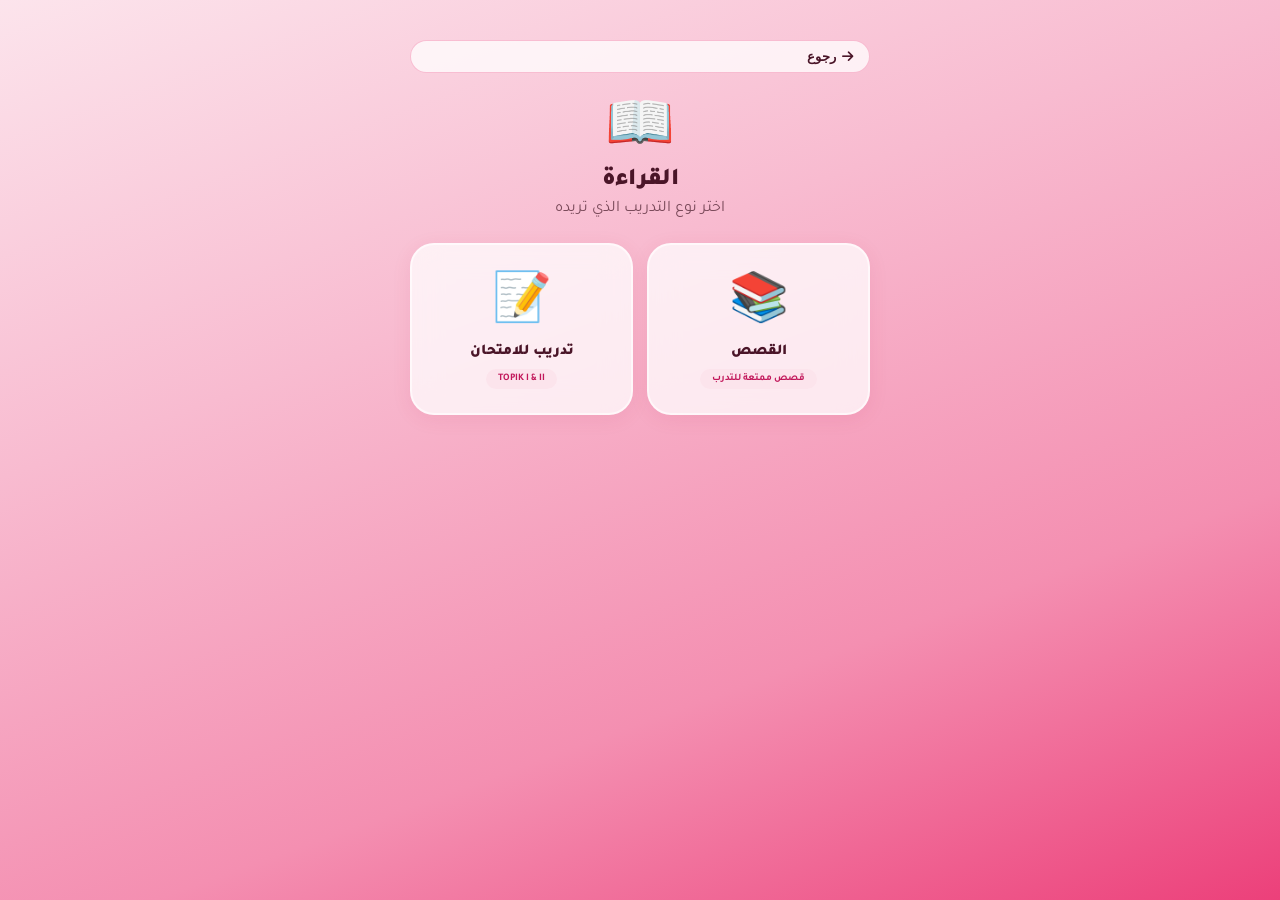
<file: reading-menu.html>
<!DOCTYPE html>
<html lang="ar" dir="rtl">
<head>
    <meta charset="UTF-8">
    <meta name="viewport" content="width=device-width, initial-scale=1.0">
    <title>القراءة - اختر النوع</title>
    <link rel="stylesheet" href="https://cdnjs.cloudflare.com/ajax/libs/font-awesome/6.4.0/css/all.min.css">
    <style>
        @import url('https://fonts.googleapis.com/css2?family=Tajawal:wght@400;500;700;900&display=swap');
        :root {
            --surface: rgba(255,255,255,0.75);
            --border: rgba(236,64,122,0.3);
            --text: #4a1528;
            --accent: #e91e63;
            --accent-dark: #c2185b;
            --accent-light: #fce4ec;
            --shadow: 0 4px 20px rgba(180,30,60,0.08);
        }
        * { box-sizing:border-box; margin:0; padding:0; }
        body {
            font-family:'Tajawal',sans-serif;
            background:linear-gradient(160deg,#fce4ec 0%,#f8bbd0 35%,#f48fb1 70%,#ec407a 100%);
            background-attachment:fixed; min-height:100vh; color:var(--text);
            display:flex; justify-content:center; align-items:flex-start;
            padding: clamp(12px, 2vw, 20px) 10px;
        }
        .main-screen { width:100%; max-width:500px; padding:20px; display:flex; flex-direction:column; gap:16px; }
        .back-btn {
            display:flex; align-items:center; gap:6px; padding:8px 16px; border-radius:25px;
            background:var(--surface); border:1px solid var(--border); color:var(--text);
            cursor:pointer; font-size:13px; font-weight:700; transition:all .2s;
        }
        .back-btn:hover { background:#fff; transform:translateX(3px); box-shadow:var(--shadow); }
        .main-header { text-align:center; margin-bottom:8px; }
        .main-header .icon-big { font-size:56px; display:block; animation:float 3s ease-in-out infinite; }
        @keyframes float { 0%,100% { transform:translateY(0); } 50% { transform:translateY(-10px); } }
        .main-header h1 { font-weight:900; font-size:24px; }
        .sections-grid { display:grid; grid-template-columns:1fr 1fr; gap:14px; }
        .section-card {
            background:var(--surface); backdrop-filter:blur(15px); border-radius:24px; padding:24px 18px;
            text-align:center; cursor:pointer; border:2px solid rgba(255,255,255,0.6); box-shadow:var(--shadow);
            transition:all .35s; display:flex; flex-direction:column; align-items:center; gap:8px;
        }
        .section-card:hover { transform:translateY(-6px); border-color:var(--accent); background:rgba(255,255,255,.9); }
        .section-card .card-icon { font-size:48px; }
        .section-card .card-title { font-weight:900; font-size:15px; }
        .section-card .card-badge { padding:4px 12px; border-radius:12px; font-size:10px; font-weight:700; background:var(--accent-light); color:var(--accent-dark); }
    </style>
  <link rel="manifest" href="manifest.json">
  <link rel="apple-touch-icon" href="/My-Korean-app/icon-192.png">
  <meta name="theme-color" content="#1a1a2e">
  <meta name="apple-mobile-web-app-capable" content="yes">
  <meta name="apple-mobile-web-app-status-bar-style" content="black-translucent">
  <meta name="apple-mobile-web-app-title" content="تعلم الكورية">
</head>
<body>
<div class="main-screen">
    <button class="back-btn" onclick="history.back()"><i class="fa-solid fa-arrow-right"></i><span>رجوع</span></button>
    <div class="main-header">
        <span class="icon-big">📖</span>
        <h1>القراءة</h1>
        <p style="color:#7a4a5a; margin-top:4px;">اختر نوع التدريب الذي تريده</p>
    </div>
    <div class="sections-grid">
        <!-- 👇 تم تعديل هذا الزر فقط -->
        <div class="section-card" onclick="goToStories()">
            <div class="card-icon">📚</div>
            <div class="card-title">القصص</div>
            <span class="card-badge">قصص ممتعة للتدرب</span>
        </div>
        <div class="section-card" onclick="location.href='reading-system.html'">
            <div class="card-icon">📝</div>
            <div class="card-title">تدريب للامتحان</div>
            <span class="card-badge">TOPIK I & II</span>
        </div>
    </div>
</div>

<!-- السكربت المضاف -->
<script>
function goToStories() {
    // تخزين إشارة في sessionStorage لتخبر الصفحة الرئيسية بالانتقال الفوري للقصص
    sessionStorage.setItem('openStories', 'true');
    // الانتقال للصفحة الرئيسية بدون أي بارامترات مرئية
    window.location.href = 'index.html';
}
</script>

  <!-- تسجيل Service Worker -->
  <script>
    if ("serviceWorker" in navigator) {
      window.addEventListener("load", function () {
        navigator.serviceWorker.register("service-worker.js", { scope: "/My-Korean-app/" })
          .then(function () { console.log("✅ SW مسجل"); })
          .catch(function (e) { console.warn("❌ SW خطأ:", e); });
      });
    }
  </script>

</body>
</html>
</file>
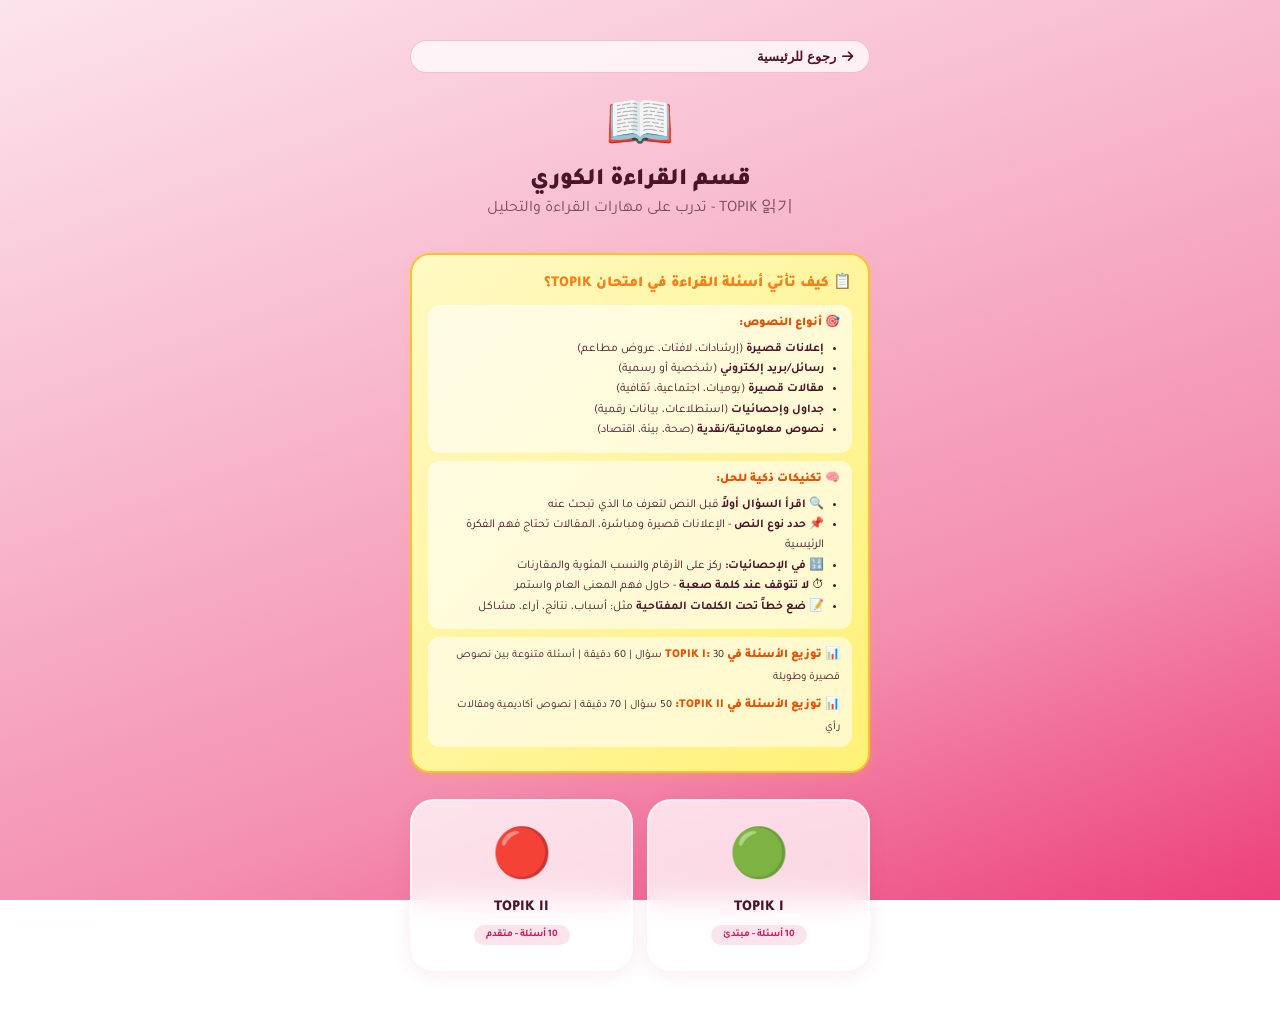
<file: reading-system.html>
<!DOCTYPE html>
<html lang="ar" dir="rtl">
<head>
    <meta charset="UTF-8">
    <meta name="viewport" content="width=device-width, initial-scale=1.0">
    <title>قسم القراءة - TOPIK 읽기</title>
    <link rel="stylesheet" href="https://cdnjs.cloudflare.com/ajax/libs/font-awesome/6.4.0/css/all.min.css">
    <style>
        @import url('https://fonts.googleapis.com/css2?family=Tajawal:wght@400;500;700;900&family=Noto+Sans+KR:wght@400;500;700&display=swap');
        :root {
            --surface: rgba(255,255,255,0.75); --surface-hover: rgba(255,255,255,0.9);
            --border: rgba(236,64,122,0.3); --text: #4a1528; --text-light: #7a4a5a;
            --accent: #e91e63; --accent-dark: #c2185b; --accent-light: #fce4ec;
            --correct: #059669; --correct-bg: #d1fae5; --wrong: #dc2626; --wrong-bg: #fee2e2;
            --warning: #f59e0b; --warning-bg: #fef3c7; --info: #3b82f6; --info-bg: #dbeafe;
            --shadow: 0 4px 20px rgba(180,30,60,0.08);
            --radius: 28px; --radius-sm: 16px;
        }
        * { box-sizing:border-box; margin:0; padding:0; }
        body {
            font-family:'Tajawal',sans-serif;
            background:linear-gradient(160deg,#fce4ec 0%,#f8bbd0 35%,#f48fb1 70%,#ec407a 100%);
            background-attachment:fixed; min-height:100vh; color:var(--text);
            display:flex; justify-content:center; align-items:flex-start;
            padding: clamp(12px, 2vw, 20px) 10px;
        }
        .main-screen { width:100%; max-width:500px; padding:20px; display:flex; flex-direction:column; gap:16px; }
        .back-btn {
            display:flex; align-items:center; gap:6px; padding:8px 16px; border-radius:25px;
            background:var(--surface); border:1px solid var(--border); color:var(--text);
            cursor:pointer; font-size:13px; font-weight:700; transition:all .2s;
        }
        .back-btn:hover { background:var(--surface-hover); transform:translateX(3px); box-shadow:var(--shadow); }
        .main-header { text-align:center; margin-bottom:8px; }
        .main-header .icon-big { font-size:56px; display:block; animation:float 3s ease-in-out infinite; }
        @keyframes float { 0%,100% { transform:translateY(0); } 50% { transform:translateY(-10px); } }
        .main-header h1 { font-weight:900; font-size:24px; }

        /* شرح نوع السؤال */
        .exam-tip-box {
            background:linear-gradient(135deg,#fff9c4,#fff176);
            border:2px solid #fbc02d;
            border-radius:20px;
            padding:16px;
            margin:10px 0;
            font-size:13px;
            line-height:1.7;
            box-shadow:0 4px 12px rgba(251,192,45,0.2);
        }
        .exam-tip-box .tip-title {
            font-weight:900; color:#f57f17; font-size:15px; margin-bottom:8px;
            display:flex; align-items:center; gap:6px;
        }
        .exam-tip-box .tip-section {
            margin:8px 0; padding:8px 12px; background:rgba(255,255,255,0.6); border-radius:12px;
        }
        .exam-tip-box .tip-label {
            font-weight:900; color:#e65100; font-size:12px;
        }

        .sections-grid { display:grid; grid-template-columns:1fr 1fr; gap:14px; }
        .section-card {
            background:var(--surface); backdrop-filter:blur(15px); border-radius:24px; padding:24px 18px;
            text-align:center; cursor:pointer; border:2px solid rgba(255,255,255,0.6); box-shadow:var(--shadow);
            transition:all .35s; display:flex; flex-direction:column; align-items:center; gap:8px;
        }
        .section-card:hover { transform:translateY(-6px); border-color:var(--accent); background:rgba(255,255,255,.9); }
        .section-card .card-icon { font-size:48px; }
        .section-card .card-title { font-weight:900; font-size:15px; }
        .section-card .card-badge { padding:4px 12px; border-radius:12px; font-size:10px; font-weight:700; background:var(--accent-light); color:var(--accent-dark); }

        .practice-screen { display:none; width:100%; max-width:500px; padding:20px; flex-direction:column; gap:16px; }
        .practice-screen.active { display:flex; }

        .question-card {
            background:var(--surface); backdrop-filter:blur(15px); border-radius:24px; padding:20px;
            border:2px solid rgba(255,255,255,0.6);
        }
        .question-text { font-size:15px; font-weight:700; margin-bottom:16px; }
        .reading-text {
            background:var(--surface); backdrop-filter:blur(15px); border-radius:20px; padding:16px;
            border:2px solid rgba(255,255,255,0.6); font-size:14px; line-height:1.8;
            white-space:pre-line; text-align:left; direction:ltr;
            font-family:'Noto Sans KR', sans-serif;
        }
        .options-grid { display:grid; grid-template-columns:1fr 1fr; gap:10px; }
        .option-btn {
            padding:14px; border-radius:14px; border:2px solid var(--border); background:var(--surface);
            cursor:pointer; font-size:13px; font-weight:700; text-align:center; transition:all .2s;
            font-family:'Noto Sans KR','Tajawal',sans-serif;
        }
        .option-btn:hover { background:var(--surface-hover); border-color:var(--accent); }
        .option-btn.selected { border-color:var(--accent); background:var(--accent-light); }
        .option-btn.correct { border-color:var(--correct); background:var(--correct-bg); color:#065f46; }
        .option-btn.wrong { border-color:var(--wrong); background:var(--wrong-bg); color:#991b1b; }
        .option-btn.locked { pointer-events:none; opacity:.85; }

        .nav-buttons { display:flex; justify-content:space-between; gap:10px; margin-top:12px; flex-wrap:wrap; }
        .btn {
            padding:10px 18px; border-radius:25px; border:none; cursor:pointer; font-weight:700; font-size:12px;
            font-family:'Tajawal',sans-serif; transition:all .2s; display:inline-flex; align-items:center; gap:5px;
        }
        .btn-primary { background:linear-gradient(135deg,var(--accent),var(--accent-dark)); color:#fff; box-shadow:0 4px 15px rgba(233,30,99,0.3); }
        .btn-primary:hover { transform:translateY(-2px); }
        .btn-secondary { background:var(--surface); color:var(--text); border:1px solid var(--border); }
        .btn-info { background:var(--info-bg); color:#1e40af; border:1px solid var(--info); }

        .score-bar { display:flex; justify-content:space-between; align-items:center; padding:12px 16px; background:var(--surface); border-radius:16px; border:1px solid var(--border); margin-bottom:8px; }
        .score-text { font-weight:900; font-size:16px; }

        .toast { position:fixed; bottom:30px; left:50%; transform:translateX(-50%); background:var(--text); color:#fff; padding:12px 24px; border-radius:30px; font-size:13px; font-weight:700; z-index:100; opacity:0; transition:opacity .3s; pointer-events:none; }
        .toast.show { opacity:1; }

        .completion-screen { display:none; text-align:center; padding:40px 20px; background:var(--surface); border-radius:24px; border:2px solid rgba(255,255,255,0.6); }
        .completion-screen.active { display:block; }
        .completion-emoji { font-size:64px; }
        .completion-score { font-size:36px; font-weight:900; color:var(--accent-dark); margin:12px 0; }

        .explanation-box { background:var(--info-bg); border:1px solid var(--info); border-radius:var(--radius-sm); padding:12px; margin-top:10px; display:none; font-size:12px; line-height:1.6; direction:rtl; text-align:right; }
        .explanation-box.show { display:block; animation:bounceIn .3s ease; }
        .translation-text { direction:rtl; text-align:right; background:rgba(255,255,255,0.7); padding:8px; border-radius:8px; margin-top:8px; }
        @keyframes bounceIn { 0% { transform:translateY(10px); opacity:0; } 60% { transform:translateY(-3px); opacity:1; } 100% { transform:translateY(0); opacity:1; } }
        @media(max-width:520px) { .main-screen,.practice-screen { padding:14px; } .options-grid { grid-template-columns:1fr; } }
    </style>
  <link rel="manifest" href="manifest.json">
  <link rel="apple-touch-icon" href="/My-Korean-app/icon-192.png">
  <meta name="theme-color" content="#1a1a2e">
  <meta name="apple-mobile-web-app-capable" content="yes">
  <meta name="apple-mobile-web-app-status-bar-style" content="black-translucent">
  <meta name="apple-mobile-web-app-title" content="تعلم الكورية">
</head>
<body>
<div class="toast" id="toast"></div>

<!-- ========== الشاشة الرئيسية ========== -->
<div class="main-screen" id="mainScreen">
    <button class="back-btn" onclick="goToHome()"><i class="fa-solid fa-arrow-right"></i><span>رجوع للرئيسية</span></button>
    <div class="main-header">
        <span class="icon-big">📖</span>
        <h1>قسم القراءة الكوري</h1>
        <p style="color:var(--text-light);">TOPIK 읽기 - تدرب على مهارات القراءة والتحليل</p>
    </div>

    <!-- شرح طريقة أسئلة القراءة في التوبيك -->
    <div class="exam-tip-box">
        <div class="tip-title">📋 كيف تأتي أسئلة القراءة في امتحان TOPIK؟</div>
        <div class="tip-section">
            <span class="tip-label">🎯 أنواع النصوص:</span>
            <ul style="margin:4px 16px; font-size:12px;">
                <li><strong>إعلانات قصيرة</strong> (إرشادات، لافتات، عروض مطاعم)</li>
                <li><strong>رسائل/بريد إلكتروني</strong> (شخصية أو رسمية)</li>
                <li><strong>مقالات قصيرة</strong> (يوميات، اجتماعية، ثقافية)</li>
                <li><strong>جداول وإحصائيات</strong> (استطلاعات، بيانات رقمية)</li>
                <li><strong>نصوص معلوماتية/نقدية</strong> (صحة، بيئة، اقتصاد)</li>
            </ul>
        </div>
        <div class="tip-section">
            <span class="tip-label">🧠 تكنيكات ذكية للحل:</span>
            <ul style="margin:4px 16px; font-size:12px;">
                <li>🔍 <strong>اقرأ السؤال أولاً</strong> قبل النص لتعرف ما الذي تبحث عنه</li>
                <li>📌 <strong>حدد نوع النص</strong> - الإعلانات قصيرة ومباشرة، المقالات تحتاج فهم الفكرة الرئيسية</li>
                <li>🔢 <strong>في الإحصائيات:</strong> ركز على الأرقام والنسب المئوية والمقارنات</li>
                <li>⏱ <strong>لا تتوقف عند كلمة صعبة</strong> - حاول فهم المعنى العام واستمر</li>
                <li>📝 <strong>ضع خطاً تحت الكلمات المفتاحية</strong> مثل: أسباب، نتائج، آراء، مشاكل</li>
            </ul>
        </div>
        <div class="tip-section">
            <span class="tip-label">📊 توزيع الأسئلة في TOPIK I:</span>
            <span style="font-size:11px;">30 سؤال | 60 دقيقة | أسئلة متنوعة بين نصوص قصيرة وطويلة</span><br>
            <span class="tip-label" style="margin-top:6px;display:inline-block;">📊 توزيع الأسئلة في TOPIK II:</span>
            <span style="font-size:11px;">50 سؤال | 70 دقيقة | نصوص أكاديمية ومقالات رأي</span>
        </div>
    </div>

    <div class="sections-grid">
        <div class="section-card" onclick="startPractice('topik1')">
            <div class="card-icon">🟢</div>
            <div class="card-title">TOPIK I</div>
            <span class="card-badge">10 أسئلة - مبتدئ</span>
        </div>
        <div class="section-card" onclick="startPractice('topik2')">
            <div class="card-icon">🔴</div>
            <div class="card-title">TOPIK II</div>
            <span class="card-badge">10 أسئلة - متقدم</span>
        </div>
    </div>
</div>

<!-- ========== شاشة التمرين ========== -->
<div class="practice-screen" id="practiceScreen">
    <button class="back-btn" onclick="goBackToMain()"><i class="fa-solid fa-arrow-right"></i><span>رجوع للقائمة</span></button>
    <div class="score-bar">
        <span class="score-text">✅ <span id="correctCount">0</span>/<span id="totalAnswered">0</span></span>
        <span style="font-size:13px;color:var(--text-light);" id="questionCounter">1/10</span>
    </div>

    <!-- شرح إضافي يظهر أعلى كل سؤال حسب نوعه -->
    <div id="questionTypeTip" style="background:#fff3e0;border:1px solid #ff9800;border-radius:12px;padding:8px 12px;font-size:11px;font-weight:700;color:#e65100;display:none;"></div>

    <div class="reading-text" id="readingText"></div>

    <div class="question-card">
        <p class="question-text" id="questionText">اختر الإجابة الصحيحة</p>
        <div class="options-grid" id="optionsGrid"></div>
        <div class="explanation-box" id="explanationBox"></div>
        <div class="nav-buttons">
            <button class="btn btn-secondary" id="prevBtn" onclick="prevQuestion()" style="display:none;">⬅️ السابق</button>
            <button class="btn btn-info" id="showAnswerBtn" onclick="showAnswer()" style="display:none;">🔑 الإجابة والشرح</button>
            <button class="btn btn-primary" id="nextBtn" onclick="nextQuestion()">التالي ➡️</button>
        </div>
    </div>
    <div class="completion-screen" id="completionScreen">
        <div class="completion-emoji" id="completionEmoji">🎉</div>
        <h2>أحسنت!</h2>
        <div class="completion-score" id="completionScore"></div>
        <button class="btn btn-primary" onclick="goBackToMain()">العودة للقائمة</button>
    </div>
</div>

<script src="reading-data.js"></script>
<script>
// ============ reading-engine.js ============
var currentQuestions = [];
var currentIndex = 0;
var correctAnswers = 0;
var totalAnswered = 0;
var userAnswers = [];

function goToHome() { window.location.href = 'index.html'; }

function goBackToMain() {
    document.getElementById('practiceScreen').classList.remove('active');
    document.getElementById('completionScreen').style.display = 'none';
    document.getElementById('mainScreen').style.display = 'flex';
}

function getQuestionType(q) {
    var t = q.type || '';
    if (t === 'إعلان' || t === 'لافتة') return '📢 هذا السؤال عن <strong>إعلان/لافتة</strong> - ركز على المعلومات المباشرة: الوقت، المكان، السعر، القوانين';
    if (t === 'رسالة' || t === 'رسالة رسمية') return '✉️ هذا السؤال عن <strong>رسالة</strong> - ركز على المرسل والمستلم والغرض من الرسالة';
    if (t === 'مقال' || t === 'مقال اجتماعي' || t === 'مقال يومي' || t === 'مقال ثقافي' || t === 'مقال بيئي' || t === 'مقال اقتصادي' || t === 'مقال صحي' || t === 'مقال نقدي' || t === 'مقال رأي') return '📄 هذا السؤال عن <strong>مقال</strong> - ركز على الفكرة الرئيسية ورأي الكاتب والمعلومات الداعمة';
    if (t === 'إحصائية') return '📊 هذا السؤال عن <strong>إحصائية/جدول</strong> - ركز على الأرقام والنسب المئوية والمقارنات';
    return '✅ <strong>اختيار من متعدد</strong> - اقرأ السؤال أولاً ثم ابحث في النص عن الإجابة';
}

function startPractice(category) {
    currentQuestions = readingData[category].questions;
    currentIndex = 0;
    correctAnswers = 0;
    totalAnswered = 0;
    userAnswers = new Array(currentQuestions.length).fill(-1);

    document.getElementById('mainScreen').style.display = 'none';
    document.getElementById('practiceScreen').classList.add('active');
    document.getElementById('completionScreen').style.display = 'none';
    document.getElementById('completionScreen').classList.remove('active');

    renderQuestion();
}

function renderQuestion() {
    if (currentIndex >= currentQuestions.length) { showCompletion(); return; }

    var q = currentQuestions[currentIndex];
    document.getElementById('questionCounter').textContent = (currentIndex+1) + '/' + currentQuestions.length;
    document.getElementById('questionText').textContent = q.question;
    document.getElementById('readingText').textContent = q.text;
    document.getElementById('correctCount').textContent = correctAnswers;
    document.getElementById('totalAnswered').textContent = totalAnswered;
    document.getElementById('explanationBox').classList.remove('show');
    document.getElementById('explanationBox').innerHTML = '';

    var tipEl = document.getElementById('questionTypeTip');
    tipEl.innerHTML = '💡 ' + getQuestionType(q);
    tipEl.style.display = 'block';

    var optsHtml = '';
    q.options.forEach(function(opt, i) {
        var cls = 'option-btn';
        if (userAnswers[currentIndex] === i) cls += ' selected locked';
        if (userAnswers[currentIndex] !== -1 && i === q.answer) cls += ' correct locked';
        if (userAnswers[currentIndex] !== -1 && i !== q.answer && userAnswers[currentIndex] === i) cls += ' wrong locked';
        optsHtml += '<div class="' + cls + '" onclick="selectAnswer(' + i + ')">' + opt + '</div>';
    });
    document.getElementById('optionsGrid').innerHTML = optsHtml;

    document.getElementById('prevBtn').style.display = currentIndex > 0 ? 'inline-flex' : 'none';
    document.getElementById('nextBtn').textContent = currentIndex >= currentQuestions.length-1 ? '✅ إنهاء' : 'التالي ➡️';
    document.getElementById('showAnswerBtn').style.display = userAnswers[currentIndex] !== -1 ? 'inline-flex' : 'none';
}

function selectAnswer(index) {
    if (userAnswers[currentIndex] !== -1) return;
    var q = currentQuestions[currentIndex];
    userAnswers[currentIndex] = index;
    totalAnswered++;

    if (index === q.answer) {
        correctAnswers++;
        showToast('✅ إجابة صحيحة! أحسنت');
    } else {
        showToast('❌ الإجابة الصحيحة: ' + q.options[q.answer]);
    }

    document.getElementById('correctCount').textContent = correctAnswers;
    document.getElementById('totalAnswered').textContent = totalAnswered;
    document.getElementById('showAnswerBtn').style.display = 'inline-flex';
    renderQuestion();
}

function showAnswer() {
    var q = currentQuestions[currentIndex];
    var box = document.getElementById('explanationBox');
    box.innerHTML = '<strong>🔑 الإجابة الصحيحة:</strong> ' + q.options[q.answer] +
                    '<br><strong>📝 الشرح:</strong> ' + (q.explanation || 'لا يوجد شرح إضافي') +
                    '<br><strong>📖 الترجمة العربية:</strong><div class="translation-text">' + (q.translation || q.text) + '</div>';
    box.classList.add('show');
}

function nextQuestion() {
    if (currentIndex < currentQuestions.length-1) {
        currentIndex++;
        renderQuestion();
    } else {
        showCompletion();
    }
}

function prevQuestion() {
    if (currentIndex > 0) {
        currentIndex--;
        renderQuestion();
    }
}

function showCompletion() {
    document.getElementById('completionScreen').style.display = 'block';
    document.getElementById('completionScreen').classList.add('active');
    document.getElementById('completionScore').textContent = correctAnswers + ' / ' + currentQuestions.length;
    var percent = Math.round((correctAnswers/currentQuestions.length)*100);
    var emoji = percent >= 90 ? '🌟' : percent >= 70 ? '🎉' : percent >= 50 ? '💪' : '📚';
    document.getElementById('completionEmoji').textContent = emoji;
    document.getElementById('questionTypeTip').style.display = 'none';
}

function showToast(msg) {
    var t = document.getElementById('toast');
    t.textContent = msg;
    t.classList.add('show');
    setTimeout(function() { t.classList.remove('show'); }, 2500);
}
</script>

  <!-- تسجيل Service Worker -->
  <script>
    if ("serviceWorker" in navigator) {
      window.addEventListener("load", function () {
        navigator.serviceWorker.register("service-worker.js", { scope: "/My-Korean-app/" })
          .then(function () { console.log("✅ SW مسجل"); })
          .catch(function (e) { console.warn("❌ SW خطأ:", e); });
      });
    }
  </script>

</body>
</html>
</file>
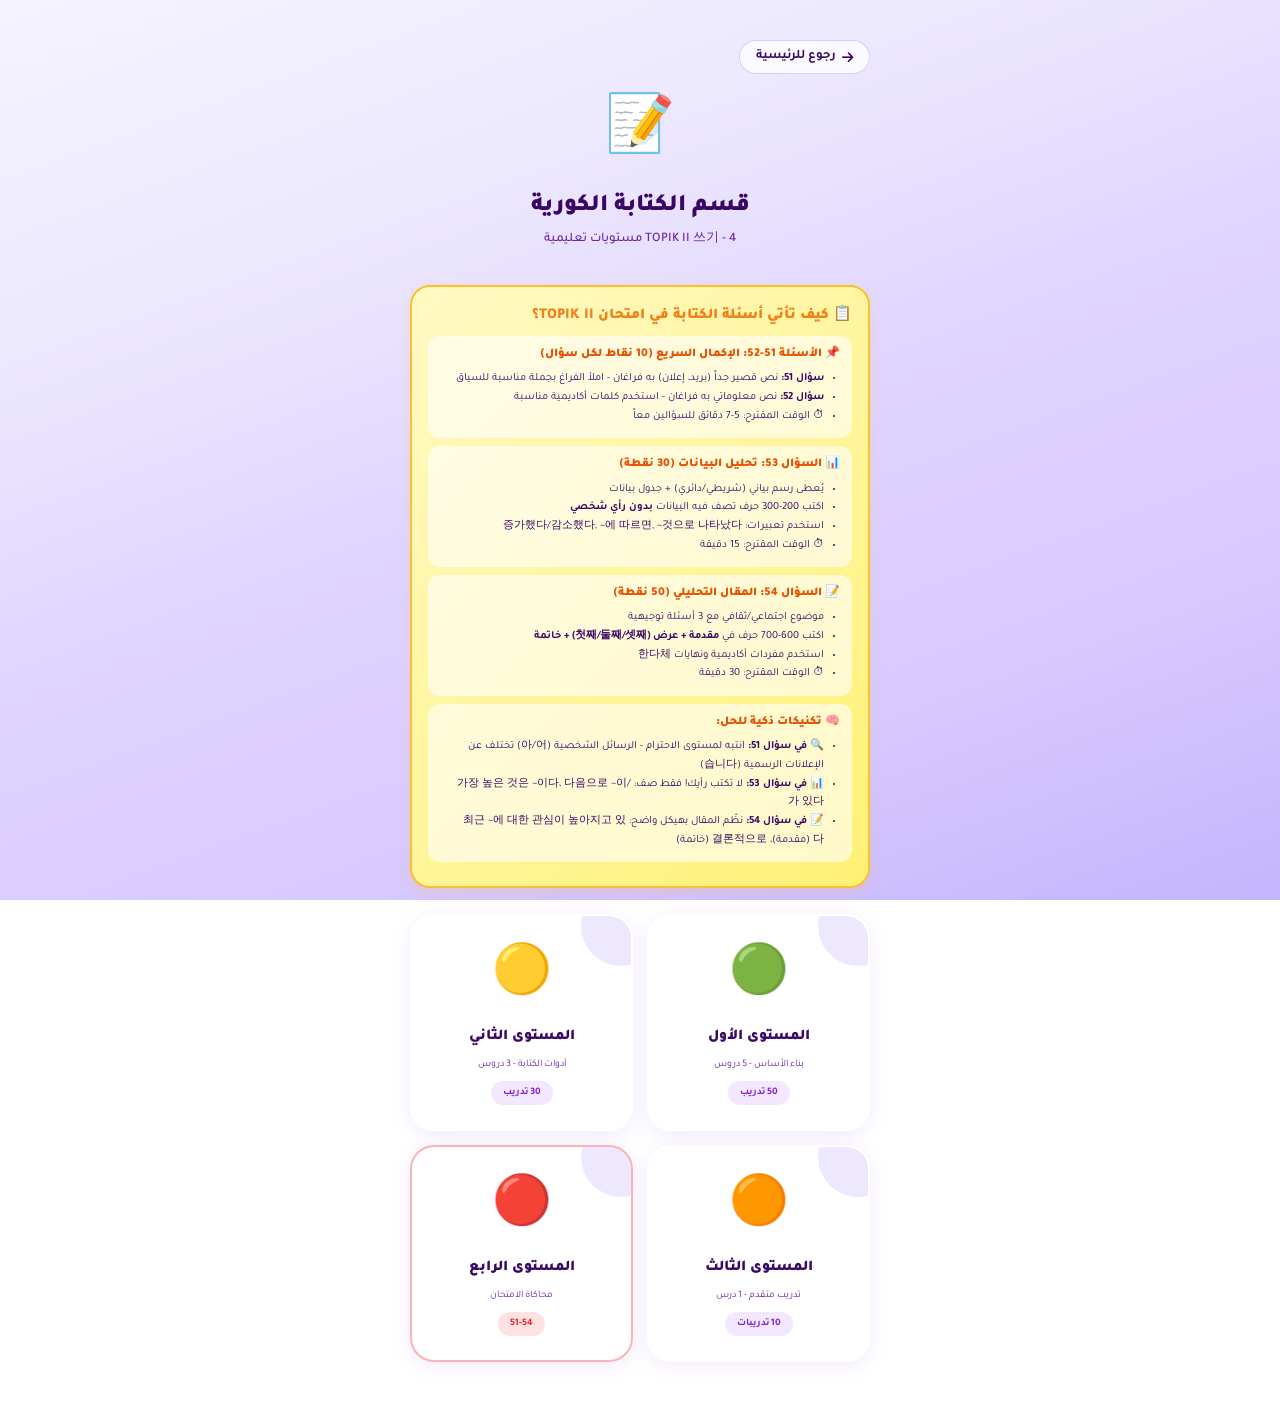
<file: writing-system.html>
<!DOCTYPE html>
<html lang="ar" dir="rtl">
<head>
    <meta charset="UTF-8">
    <meta name="viewport" content="width=device-width, initial-scale=1.0">
    <title>قسم الكتابة - TOPIK II 쓰기</title>
    <link rel="stylesheet" href="https://cdnjs.cloudflare.com/ajax/libs/font-awesome/6.4.0/css/all.min.css">
    <style>
        @import url('https://fonts.googleapis.com/css2?family=Tajawal:wght@400;500;700;900&family=Noto+Sans+KR:wght@400;500;700&display=swap');

        :root {
            --surface: rgba(255, 255, 255, 0.75);
            --surface-hover: rgba(255, 255, 255, 0.9);
            --border: rgba(168, 139, 250, 0.4);
            --text: #3b0764;
            --text-light: #6b21a8;
            --accent: #9333ea;
            --accent-dark: #7e22ce;
            --accent-light: #f3e8ff;
            --correct: #059669;
            --correct-bg: #d1fae5;
            --wrong: #dc2626;
            --wrong-bg: #fee2e2;
            --warning: #f59e0b;
            --warning-bg: #fef3c7;
            --info: #3b82f6;
            --info-bg: #dbeafe;
            --shadow: 0 4px 20px rgba(147, 51, 234, 0.1);
            --shadow-lg: 0 12px 40px rgba(147, 51, 234, 0.2);
            --radius: 28px;
            --radius-sm: 16px;
        }

        * { box-sizing: border-box; margin: 0; padding: 0; }

        body {
            font-family: 'Tajawal', sans-serif;
            background: linear-gradient(160deg, #f5f3ff 0%, #ede9fe 25%, #e0d5ff 50%, #d8c9ff 75%, #c4b5fd 100%);
            background-attachment: fixed;
            min-height: 100vh;
            color: var(--text);
            line-height: 1.6;
            display: flex;
            justify-content: center;
            align-items: flex-start;
            padding: clamp(12px, 2vw, 20px) 10px;
        }

        .main-screen {
            width: 100%;
            max-width: 500px;
            padding: 20px;
            display: flex;
            flex-direction: column;
            gap: 16px;
        }

        .main-header { text-align: center; margin-bottom: 8px; }

        .main-header .icon-big {
            font-size: 56px; display: block; margin-bottom: 8px;
            animation: float 3s ease-in-out infinite;
        }

        @keyframes float {
            0%, 100% { transform: translateY(0); }
            50% { transform: translateY(-10px); }
        }

        .main-header h1 { font-weight: 900; font-size: 24px; color: var(--text); margin-bottom: 4px; }
        .main-header p { font-size: 13px; color: var(--text-light); font-weight: 500; }

        .back-home-row { display: flex; align-items: center; gap: 10px; }

        .back-home-btn {
            display: flex; align-items: center; gap: 6px; padding: 8px 16px; border-radius: 25px;
            background: var(--surface); border: 1px solid var(--border); color: var(--text);
            cursor: pointer; font-family: 'Tajawal', sans-serif; font-size: 13px; font-weight: 700;
            transition: all 0.2s; backdrop-filter: blur(10px); text-decoration: none;
        }

        .back-home-btn:hover { background: var(--surface-hover); transform: translateX(3px); box-shadow: var(--shadow); }

        /* ===== شرح نوع السؤال ===== */
        .exam-tip-box {
            background: linear-gradient(135deg, #fff9c4, #fff176);
            border: 2px solid #fbc02d;
            border-radius: 20px;
            padding: 16px;
            margin: 10px 0;
            font-size: 13px;
            line-height: 1.7;
            box-shadow: 0 4px 12px rgba(251, 192, 45, 0.2);
        }
        .exam-tip-box .tip-title {
            font-weight: 900; color: #f57f17; font-size: 15px; margin-bottom: 8px;
            display: flex; align-items: center; gap: 6px;
        }
        .exam-tip-box .tip-section {
            margin: 8px 0; padding: 8px 12px; background: rgba(255, 255, 255, 0.6); border-radius: 12px;
        }
        .exam-tip-box .tip-label {
            font-weight: 900; color: #e65100; font-size: 12px;
        }
        .exam-tip-box ul { margin: 4px 16px; font-size: 11px; }

        .sections-grid { display: grid; grid-template-columns: 1fr 1fr; gap: 14px; }

        .section-card {
            background: var(--surface); backdrop-filter: blur(15px); border-radius: 24px;
            padding: 24px 18px; text-align: center; cursor: pointer;
            border: 2px solid rgba(255, 255, 255, 0.6); box-shadow: var(--shadow);
            transition: all 0.35s cubic-bezier(0.34, 1.56, 0.64, 1);
            position: relative; overflow: hidden; text-decoration: none; color: var(--text);
            display: flex; flex-direction: column; align-items: center; gap: 8px;
        }

        .section-card:hover { transform: translateY(-6px); box-shadow: var(--shadow-lg); border-color: var(--accent); background: rgba(255, 255, 255, 0.9); }
        .section-card:active { transform: scale(0.96); }

        .section-card .card-icon { font-size: 48px; position: relative; z-index: 1; }
        .section-card .card-title { font-weight: 900; font-size: 15px; position: relative; z-index: 1; }
        .section-card .card-subtitle { font-size: 10px; color: var(--text-light); position: relative; z-index: 1; }

        .section-card .card-badge {
            display: inline-block; padding: 4px 12px; border-radius: 12px; font-size: 10px;
            font-weight: 700; background: var(--accent-light); color: var(--accent-dark);
            position: relative; z-index: 1;
        }

        .section-card::before {
            content: ''; position: absolute; top: -30px; right: -30px; width: 80px; height: 80px;
            background: rgba(168, 139, 250, 0.2); border-radius: 50%; transition: all 0.4s;
        }

        .section-card:hover::before { transform: scale(2.5); opacity: 0.6; }

        .level-screen { display: none; width: 100%; max-width: 500px; padding: 20px; flex-direction: column; gap: 16px; }
        .level-screen.active { display: flex; }

        .level-header-bar { display: flex; align-items: center; gap: 10px; margin-bottom: 8px; }
        .level-title-area { flex: 1; text-align: center; }

        .level-title-area .level-icon-big { font-size: 48px; display: block; margin-bottom: 4px; }
        .level-title-area h2 { font-weight: 900; font-size: 18px; color: var(--text); }

        .content-card {
            background: var(--surface); backdrop-filter: blur(15px); border-radius: 24px;
            padding: 20px; border: 2px solid rgba(255, 255, 255, 0.6); box-shadow: var(--shadow);
        }

        .content-card p { font-size: 13px; color: var(--text-light); margin-bottom: 12px; line-height: 1.7; }
        .content-card h3 { font-weight: 900; font-size: 15px; margin-bottom: 8px; color: var(--text); }
        .content-card h4 { font-weight: 900; font-size: 13px; margin-bottom: 6px; color: var(--accent-dark); }

        .question-text { font-size: 14px; line-height: 1.9; margin-bottom: 12px; white-space: pre-line; }

        .blank-inline {
            display: inline-block; min-width: 60px; border-bottom: 2px solid var(--accent);
            text-align: center; color: var(--accent-dark); font-weight: 700; padding: 0 6px; margin: 0 4px;
        }

        .wongoji-textarea {
            width: 100%; min-height: 100px; border: 2px solid var(--border); border-radius: var(--radius-sm);
            padding: 12px; font-family: 'Noto Sans KR', monospace; font-size: 14px; resize: vertical;
            background: rgba(255, 255, 255, 0.7); line-height: 2; letter-spacing: 1px; transition: border-color 0.3s;
        }

        .wongoji-textarea:focus { outline: none; border-color: var(--accent); box-shadow: 0 0 0 4px rgba(147, 51, 234, 0.1); }
        .char-count { text-align: left; font-size: 10px; color: var(--text-light); margin-top: 4px; }

        .btn {
            padding: 10px 18px; border-radius: 25px; border: none; cursor: pointer; font-weight: 700;
            font-size: 12px; font-family: 'Tajawal', sans-serif; transition: all 0.2s;
            display: inline-flex; align-items: center; gap: 5px;
        }

        .btn-primary { background: linear-gradient(135deg, var(--accent), var(--accent-dark)); color: #fff; box-shadow: 0 4px 15px rgba(147, 51, 234, 0.3); }
        .btn-primary:hover { transform: translateY(-2px); box-shadow: 0 6px 20px rgba(147, 51, 234, 0.4); }
        .btn-secondary { background: var(--surface); color: var(--text); border: 1px solid var(--border); }
        .btn-hint { background: var(--warning-bg); color: #92400e; border: 1px solid var(--warning); font-size: 10px; padding: 6px 10px; }
        .btn-info { background: var(--info-bg); color: #1e40af; border: 1px solid var(--info); font-size: 10px; padding: 6px 10px; }
        .btn-group { display: flex; gap: 6px; flex-wrap: wrap; margin-top: 10px; }
        .nav-buttons { display: flex; justify-content: space-between; align-items: center; margin-top: 10px; gap: 8px; flex-wrap: wrap; }

        .practice-row {
            display: flex; align-items: center; gap: 8px; padding: 10px; margin-bottom: 6px;
            background: rgba(243, 232, 255, 0.5); border-radius: 12px; border: 1px solid var(--border); flex-wrap: wrap;
        }

        .practice-input {
            padding: 8px 12px; border: 1px solid var(--border); border-radius: 10px;
            font-family: 'Noto Sans KR', sans-serif; min-width: 130px; flex: 1; font-size: 13px;
            transition: border-color 0.3s; background: rgba(255, 255, 255, 0.8);
        }

        .practice-input:focus { outline: none; border-color: var(--accent); }

        .correction-box { background: var(--wrong-bg); border: 1px solid var(--wrong); border-radius: var(--radius-sm); padding: 10px; margin-top: 8px; display: none; }
        .correction-box.show { display: block; }

        .correction-item { display: flex; align-items: center; gap: 8px; margin-bottom: 4px; font-family: 'Noto Sans KR', sans-serif; font-size: 13px; }
        .correction-item .wrong-text { text-decoration: line-through; color: var(--wrong); }
        .correction-item .correct-text { color: var(--correct); font-weight: 700; }

        .grading-result { background: #fff; border-radius: var(--radius-sm); padding: 14px; margin-top: 12px; border: 1px solid var(--border); display: none; }
        .grading-result.show { display: block; }

        .grade-score { font-size: 28px; font-weight: 900; color: var(--accent-dark); text-align: center; margin: 8px 0; }
        .grade-details { display: grid; grid-template-columns: repeat(2, 1fr); gap: 8px; margin-top: 10px; }
        .grade-item { text-align: center; padding: 10px; background: var(--accent-light); border-radius: var(--radius-sm); }
        .grade-item .label { font-size: 10px; color: var(--text-light); margin-bottom: 3px; }
        .grade-item .value { font-weight: 900; font-size: 15px; color: var(--accent-dark); }

        /* ===== نافذة ترجمة الكورية ===== */
        .kr-translation-popup {
            position: fixed; top: 50%; left: 50%; transform: translate(-50%, -50%);
            background: rgba(255, 255, 255, 0.95); backdrop-filter: blur(10px);
            padding: 20px; border-radius: 20px; box-shadow: 0 10px 40px rgba(0, 0, 0, 0.2);
            z-index: 999; max-width: 350px; width: 90%; font-family: 'Tajawal', sans-serif;
            animation: popIn 0.3s cubic-bezier(0.34, 1.56, 0.64, 1);
        }
        @keyframes popIn {
            from { opacity: 0; transform: translate(-50%, -50%) scale(0.8); }
            to { opacity: 1; transform: translate(-50%, -50%) scale(1); }
        }
        .kr-translation-popup .popup-close {
            position: absolute; top: 8px; left: 12px; width: 28px; height: 28px;
            border-radius: 50%; background: #ff5252; color: #fff; display: flex;
            align-items: center; justify-content: center; cursor: pointer; font-weight: 900;
            font-size: 14px; transition: 0.2s;
        }
        .kr-translation-popup .popup-close:hover { background: #d32f2f; transform: scale(1.1); }
        .kr-clickable {
            cursor: pointer; border-bottom: 2px dotted var(--accent); transition: all 0.2s;
            display: inline-block; padding: 2px 4px; border-radius: 4px;
        }
        .kr-clickable:hover { background: var(--accent-light); color: var(--accent-dark); }

        .toast {
            position: fixed; bottom: 30px; left: 50%; transform: translateX(-50%);
            background: var(--text); color: #fff; padding: 12px 24px; border-radius: 30px;
            font-size: 13px; font-weight: 700; z-index: 100; opacity: 0; transition: opacity 0.3s; pointer-events: none;
        }

        .toast.show { opacity: 1; }

        @media (max-width: 480px) {
            .main-screen, .level-screen { padding: 14px; }
            .sections-grid { gap: 10px; }
            .section-card { padding: 18px 14px; }
            .section-card .card-icon { font-size: 38px; }
            .grade-details { grid-template-columns: 1fr; }
        }
    </style>
  <link rel="manifest" href="manifest.json">
  <link rel="apple-touch-icon" href="/My-Korean-app/icon-192.png">
  <meta name="theme-color" content="#1a1a2e">
  <meta name="apple-mobile-web-app-capable" content="yes">
  <meta name="apple-mobile-web-app-status-bar-style" content="black-translucent">
  <meta name="apple-mobile-web-app-title" content="تعلم الكورية">
</head>
<body>

<div class="toast" id="toast"></div>

<!-- ========== الشاشة الرئيسية ========== -->
<div class="main-screen" id="mainScreen">
    <div class="back-home-row">
        <button class="back-home-btn" onclick="goToHome()">
            <i class="fa-solid fa-arrow-right"></i><span>رجوع للرئيسية</span>
        </button>
    </div>

    <div class="main-header">
        <span class="icon-big">📝</span>
        <h1>قسم الكتابة الكورية</h1>
        <p>TOPIK II 쓰기 - 4 مستويات تعليمية</p>
    </div>

    <!-- شرح طريقة أسئلة الكتابة في التوبيك -->
    <div class="exam-tip-box">
        <div class="tip-title">📋 كيف تأتي أسئلة الكتابة في امتحان TOPIK II؟</div>
        <div class="tip-section">
            <span class="tip-label">📌 الأسئلة 51-52: الإكمال السريع (10 نقاط لكل سؤال)</span>
            <ul>
                <li><strong>سؤال 51:</strong> نص قصير جداً (بريد، إعلان) به فراغان - املأ الفراغ بجملة مناسبة للسياق</li>
                <li><strong>سؤال 52:</strong> نص معلوماتي به فراغان - استخدم كلمات أكاديمية مناسبة</li>
                <li>⏱ الوقت المقترح: 5-7 دقائق للسؤالين معاً</li>
            </ul>
        </div>
        <div class="tip-section">
            <span class="tip-label">📊 السؤال 53: تحليل البيانات (30 نقطة)</span>
            <ul>
                <li>يُعطى رسم بياني (شريطي/دائري) + جدول بيانات</li>
                <li>اكتب 200-300 حرف تصف فيه البيانات <strong>بدون رأي شخصي</strong></li>
                <li>استخدم تعبيرات: 증가했다/감소했다, ~에 따르면, ~것으로 나타났다</li>
                <li>⏱ الوقت المقترح: 15 دقيقة</li>
            </ul>
        </div>
        <div class="tip-section">
            <span class="tip-label">📝 السؤال 54: المقال التحليلي (50 نقطة)</span>
            <ul>
                <li>موضوع اجتماعي/ثقافي مع 3 أسئلة توجيهية</li>
                <li>اكتب 600-700 حرف في <strong>مقدمة + عرض (첫째/둘째/셋째) + خاتمة</strong></li>
                <li>استخدم مفردات أكاديمية ونهايات 한다체</li>
                <li>⏱ الوقت المقترح: 30 دقيقة</li>
            </ul>
        </div>
        <div class="tip-section">
            <span class="tip-label">🧠 تكنيكات ذكية للحل:</span>
            <ul>
                <li>🔍 <strong>في سؤال 51:</strong> انتبه لمستوى الاحترام - الرسائل الشخصية (아/어) تختلف عن الإعلانات الرسمية (습니다)</li>
                <li>📊 <strong>في سؤال 53:</strong> لا تكتب رأيك! فقط صف: 가장 높은 것은 ~이다، 다음으로 ~이/가 있다</li>
                <li>📝 <strong>في سؤال 54:</strong> نظّم المقال بهيكل واضح: 최근 ~에 대한 관심이 높아지고 있다 (مقدمة)، 결론적으로 (خاتمة)</li>
            </ul>
        </div>
    </div>

    <div class="sections-grid">
        <div class="section-card" onclick="openLevel('level1')">
            <div class="card-icon">🟢</div>
            <div class="card-title">المستوى الأول</div>
            <div class="card-subtitle">بناء الأساس - 5 دروس</div>
            <span class="card-badge">50 تدريب</span>
        </div>

        <div class="section-card" onclick="openLevel('level2')">
            <div class="card-icon">🟡</div>
            <div class="card-title">المستوى الثاني</div>
            <div class="card-subtitle">أدوات الكتابة - 3 دروس</div>
            <span class="card-badge">30 تدريب</span>
        </div>

        <div class="section-card" onclick="openLevel('level3')">
            <div class="card-icon">🟠</div>
            <div class="card-title">المستوى الثالث</div>
            <div class="card-subtitle">تدريب متقدم - 1 درس</div>
            <span class="card-badge">10 تدريبات</span>
        </div>

        <div class="section-card" onclick="openLevel('level4')" style="border-color: rgba(239, 68, 68, 0.4);">
            <div class="card-icon">🔴</div>
            <div class="card-title">المستوى الرابع</div>
            <div class="card-subtitle">محاكاة الامتحان</div>
            <span class="card-badge" style="background:#fee2e2;color:#dc2626;">51-54</span>
        </div>
    </div>
</div>

<!-- ========== شاشات المستويات ========== -->
<div class="level-screen" id="levelLevel1">
    <div class="level-header-bar">
        <button class="back-home-btn" onclick="goBackToMain()">
            <i class="fa-solid fa-arrow-right"></i><span>رجوع</span>
        </button>
        <div class="level-title-area">
            <span class="level-icon-big">🟢</span>
            <h2>المستوى الأول: الأساسيات</h2>
        </div>
        <div style="width:50px;"></div>
    </div>
    <div class="content-card" id="level1Content"></div>
    <div class="nav-buttons" id="level1Nav"></div>
</div>

<div class="level-screen" id="levelLevel2">
    <div class="level-header-bar">
        <button class="back-home-btn" onclick="goBackToMain()">
            <i class="fa-solid fa-arrow-right"></i><span>رجوع</span>
        </button>
        <div class="level-title-area">
            <span class="level-icon-big">🟡</span>
            <h2>المستوى الثاني: أدوات الكتابة</h2>
        </div>
        <div style="width:50px;"></div>
    </div>
    <div class="content-card" id="level2Content"></div>
    <div class="nav-buttons" id="level2Nav"></div>
</div>

<div class="level-screen" id="levelLevel3">
    <div class="level-header-bar">
        <button class="back-home-btn" onclick="goBackToMain()">
            <i class="fa-solid fa-arrow-right"></i><span>رجوع</span>
        </button>
        <div class="level-title-area">
            <span class="level-icon-big">🟠</span>
            <h2>المستوى الثالث: تدريب متقدم</h2>
        </div>
        <div style="width:50px;"></div>
    </div>
    <div class="content-card" id="level3Content"></div>
    <div class="nav-buttons" id="level3Nav"></div>
</div>

<div class="level-screen" id="levelLevel4">
    <div class="level-header-bar">
        <button class="back-home-btn" onclick="goBackToMain()">
            <i class="fa-solid fa-arrow-right"></i><span>رجوع</span>
        </button>
        <div class="level-title-area">
            <span class="level-icon-big">🔴</span>
            <h2>المستوى الرابع: محاكاة الامتحان</h2>
        </div>
        <div style="width:50px;"></div>
    </div>
    <div class="content-card" id="level4Content"></div>
    <div class="nav-buttons" id="level4Nav"></div>
</div>

<script src="writing-data.js"></script>
<script src="writing-engine.js"></script>

  <!-- تسجيل Service Worker -->
  <script>
    if ("serviceWorker" in navigator) {
      window.addEventListener("load", function () {
        navigator.serviceWorker.register("service-worker.js", { scope: "/My-Korean-app/" })
          .then(function () { console.log("✅ SW مسجل"); })
          .catch(function (e) { console.warn("❌ SW خطأ:", e); });
      });
    }
  </script>

</body>
</html>
</file>
<file: style.css>
/* ============================================================
   تعلم الكورية — Web Desktop Version
   Soft Glam / Kawaii Pastel Design System
   ============================================================ */

/* ===== DESIGN TOKENS ===== */
:root {
    /* Pastel Palette */
    --pink-50:  #fff0f7;
    --pink-100: #ffd6eb;
    --pink-200: #ffadd4;
    --pink-400: #f472b6;
    --pink-500: #ec4899;
    --pink-600: #db2777;

    --purple-50:  #faf5ff;
    --purple-100: #f3e8ff;
    --purple-200: #e9d5ff;
    --purple-400: #c084fc;
    --purple-500: #a855f7;
    --purple-600: #9333ea;

    --lavender: #e2d2ff;
    --mint: #d1fae5;
    --peach: #fff0d6;
    --sky: #e0f2fe;

    /* Backgrounds */
    --bg-gradient: linear-gradient(135deg, #ffd3eb 0%, #f4cbff 40%, #e2d2ff 100%);
    --glass-bg: rgba(255,255,255,0.55);
    --glass-border: rgba(255,255,255,0.8);
    --card-shadow: 0 8px 32px rgba(200,150,220,0.18), 0 2px 8px rgba(0,0,0,0.06);
    --hover-shadow: 0 16px 48px rgba(200,150,220,0.3), 0 4px 12px rgba(0,0,0,0.08);

    /* Text */
    --text-dark: #3a225d;
    --text-muted: #7d639b;
    --text-light: #a78bbb;

    /* Navbar */
    --nav-h: 72px;

    /* Radius */
    --r-sm: 12px;
    --r-md: 20px;
    --r-lg: 28px;
    --r-xl: 40px;
    --r-pill: 999px;

    /* Transitions */
    --ease-bounce: cubic-bezier(0.34, 1.56, 0.64, 1);
    --ease-smooth: cubic-bezier(0.4, 0, 0.2, 1);
}

/* ===== RESET & BASE ===== */
*, *::before, *::after {
    box-sizing: border-box;
    margin: 0;
    padding: 0;
}

html { scroll-behavior: smooth; }

body {
    font-family: 'Tajawal', sans-serif;
    background: var(--bg-gradient);
    background-attachment: fixed;
    min-height: 100vh;
    color: var(--text-dark);
    overflow-x: hidden;
    direction: rtl;
}

/* Decorative dots pattern */
body::before {
    content: '';
    position: fixed;
    inset: 0;
    pointer-events: none;
    z-index: 0;
    background-image:
        radial-gradient(circle at 2px 2px, rgba(255,182,193,0.4) 1px, transparent 0);
    background-size: 40px 40px;
    opacity: 0.5;
}

/* ===== NAVBAR ===== */
.navbar {
    position: fixed;
    top: 0;
    left: 0; right: 0;
    z-index: 1000;
    background: rgba(255,255,255,0.75);
    backdrop-filter: blur(20px);
    -webkit-backdrop-filter: blur(20px);
    border-bottom: 1px solid rgba(255,255,255,0.6);
    transition: background 0.3s var(--ease-smooth), box-shadow 0.3s var(--ease-smooth);
    height: var(--nav-h);
}

.navbar.scrolled {
    background: rgba(255,255,255,0.92);
    box-shadow: 0 4px 24px rgba(200,150,220,0.15);
}

.navbar-inner {
    max-width: 1280px;
    margin: 0 auto;
    height: 100%;
    display: flex;
    align-items: center;
    justify-content: space-between;
    padding: 0 clamp(16px, 4vw, 48px);
    gap: 24px;
}

.nav-brand {
    display: flex;
    align-items: center;
    gap: 12px;
    text-decoration: none;
    flex-shrink: 0;
}

.brand-emoji {
    font-size: 28px;
    animation: bunny-hop 3s ease-in-out infinite;
    display: block;
}

@keyframes bunny-hop {
    0%, 100% { transform: translateY(0); }
    50% { transform: translateY(-5px); }
}

.brand-text {
    display: flex;
    flex-direction: column;
    line-height: 1.1;
}

.brand-title {
    font-size: 16px;
    font-weight: 900;
    color: var(--text-dark);
}

.brand-sub {
    font-size: 11px;
    color: var(--text-muted);
    font-family: 'Fredoka', sans-serif;
    letter-spacing: 0.5px;
}

.nav-links {
    display: flex;
    align-items: center;
    gap: 4px;
}

.nav-item {
    display: flex;
    align-items: center;
    gap: 8px;
    padding: 8px 18px;
    border-radius: var(--r-pill);
    font-size: 14px;
    font-weight: 700;
    color: var(--text-muted);
    cursor: pointer;
    transition: all 0.25s var(--ease-smooth);
    text-decoration: none;
    border: 2px solid transparent;
    white-space: nowrap;
}

.nav-item:hover {
    color: var(--pink-500);
    background: var(--pink-50);
    border-color: var(--pink-100);
    transform: translateY(-1px);
}

.nav-item.active {
    color: var(--pink-600);
    background: linear-gradient(135deg, #fff0f7, #fce7f3);
    border-color: var(--pink-200);
    box-shadow: 0 4px 12px rgba(236,72,153,0.15);
}

.nav-item i { font-size: 15px; }

/* Hamburger */
.hamburger {
    display: none;
    flex-direction: column;
    gap: 5px;
    background: none;
    border: none;
    cursor: pointer;
    padding: 8px;
    border-radius: var(--r-sm);
    transition: background 0.2s;
}

.hamburger:hover { background: var(--pink-50); }

.hamburger span {
    display: block;
    width: 22px;
    height: 2px;
    background: var(--text-dark);
    border-radius: 4px;
    transition: all 0.3s var(--ease-smooth);
    transform-origin: center;
}

.hamburger.open span:nth-child(1) { transform: rotate(45deg) translate(5px, 5px); }
.hamburger.open span:nth-child(2) { opacity: 0; transform: scaleX(0); }
.hamburger.open span:nth-child(3) { transform: rotate(-45deg) translate(5px, -5px); }

/* Mobile Nav */
.mobile-overlay {
    display: none;
    position: fixed;
    inset: 0;
    background: rgba(0,0,0,0.2);
    backdrop-filter: blur(4px);
    z-index: 998;
    opacity: 0;
    transition: opacity 0.3s;
}
.mobile-overlay.open { display: block; opacity: 1; }

.mobile-nav {
    position: fixed;
    top: var(--nav-h);
    right: -100%;
    width: min(280px, 80vw);
    height: calc(100vh - var(--nav-h));
    background: rgba(255,255,255,0.96);
    backdrop-filter: blur(20px);
    z-index: 999;
    padding: 20px 16px;
    display: flex;
    flex-direction: column;
    gap: 8px;
    transition: right 0.35s var(--ease-bounce);
    border-left: 1px solid var(--pink-100);
    box-shadow: -8px 0 40px rgba(200,150,220,0.2);
}
.mobile-nav.open { right: 0; }

.mnav-item {
    display: flex;
    align-items: center;
    gap: 12px;
    padding: 14px 16px;
    border-radius: var(--r-md);
    font-size: 15px;
    font-weight: 700;
    color: var(--text-dark);
    cursor: pointer;
    transition: all 0.2s;
    text-decoration: none;
}
.mnav-item:hover {
    background: var(--pink-50);
    color: var(--pink-600);
    transform: translateX(-4px);
}
.mnav-item i { color: var(--pink-400); }

/* ===== MAIN LAYOUT ===== */
.main-wrapper {
    max-width: 1280px;
    margin: 0 auto;
    padding: calc(var(--nav-h) + 32px) clamp(16px, 4vw, 48px) 64px;
    position: relative;
    z-index: 1;
}

/* ===== PAGE SCREENS ===== */
.page-screen {
    display: none;
    animation: fadeSlideIn 0.4s var(--ease-smooth);
}
.page-screen.active-screen { display: block; }
.story-view-screen { display: none; }
.story-view-screen.active-screen { display: block; }

@keyframes fadeSlideIn {
    from { opacity: 0; transform: translateY(16px); }
    to   { opacity: 1; transform: translateY(0); }
}

/* ===== PAGE HEADER ===== */
.page-header {
    margin-bottom: 36px;
}
.page-header h2 {
    font-size: clamp(22px, 3vw, 32px);
    font-weight: 900;
    color: var(--text-dark);
    display: flex;
    align-items: center;
    gap: 12px;
    margin-bottom: 6px;
}
.page-header h2 i { color: var(--pink-500); }
.page-header p {
    font-size: 15px;
    color: var(--text-muted);
    font-weight: 500;
    margin-right: 44px;
}

/* ===== SECTION HEAD ===== */
.section-head {
    display: flex;
    align-items: center;
    gap: 10px;
    margin: 36px 0 20px;
}
.section-head h2 {
    font-size: 18px;
    font-weight: 900;
    color: var(--text-dark);
    flex: 1;
}
.section-head i {
    font-size: 18px;
    color: var(--purple-500);
}
.see-all-btn {
    display: flex;
    align-items: center;
    gap: 6px;
    padding: 6px 16px;
    background: var(--pink-50);
    border: 2px solid var(--pink-200);
    border-radius: var(--r-pill);
    font-size: 13px;
    font-weight: 700;
    color: var(--pink-600);
    cursor: pointer;
    transition: all 0.2s;
    white-space: nowrap;
}
.see-all-btn:hover {
    background: var(--pink-100);
    transform: translateX(-3px);
}

/* ===== HERO BANNER ===== */
.hero-banner {
    background: var(--glass-bg);
    backdrop-filter: blur(24px);
    -webkit-backdrop-filter: blur(24px);
    border: 2px solid var(--glass-border);
    border-radius: var(--r-xl);
    padding: clamp(28px, 4vw, 48px) clamp(24px, 4vw, 48px);
    display: grid;
    grid-template-columns: 1fr auto;
    align-items: center;
    gap: 32px;
    box-shadow: var(--card-shadow), inset 0 0 40px rgba(255,255,255,0.3);
    position: relative;
    overflow: hidden;
    margin-bottom: 8px;
}

/* Decorative circles */
.hero-banner::before {
    content: '';
    position: absolute;
    top: -60px; left: -60px;
    width: 200px; height: 200px;
    background: radial-gradient(circle, rgba(255,182,193,0.3) 0%, transparent 70%);
    pointer-events: none;
}
.hero-banner::after {
    content: '';
    position: absolute;
    bottom: -40px; right: 80px;
    width: 160px; height: 160px;
    background: radial-gradient(circle, rgba(200,150,250,0.25) 0%, transparent 70%);
    pointer-events: none;
}

.hero-content { position: relative; z-index: 1; }

.hero-badge {
    display: inline-flex;
    align-items: center;
    gap: 6px;
    background: rgba(255,255,255,0.7);
    border: 1.5px solid var(--pink-200);
    padding: 5px 14px;
    border-radius: var(--r-pill);
    font-size: 12px;
    font-weight: 700;
    color: var(--pink-600);
    margin-bottom: 14px;
    font-family: 'Fredoka', sans-serif;
    letter-spacing: 0.5px;
}

.hero-title {
    font-size: clamp(26px, 3.5vw, 40px);
    font-weight: 900;
    color: var(--text-dark);
    margin-bottom: 8px;
    line-height: 1.15;
}

.hero-quote {
    font-size: 15px;
    color: var(--text-muted);
    font-weight: 500;
    margin-bottom: 24px;
    font-style: italic;
}

.hero-stats-row {
    display: flex;
    gap: 12px;
    flex-wrap: wrap;
}

.hero-mini-stat {
    display: flex;
    align-items: center;
    gap: 6px;
    background: rgba(255,255,255,0.7);
    border: 1.5px solid rgba(255,255,255,0.9);
    padding: 6px 14px;
    border-radius: var(--r-pill);
    font-size: 13px;
    font-weight: 700;
    color: var(--text-dark);
    box-shadow: 0 2px 8px rgba(200,150,220,0.15);
}
.hero-mini-stat i { color: var(--pink-400); font-size: 12px; }

/* Mascot */
.hero-mascot {
    display: flex;
    flex-direction: column;
    align-items: center;
    position: relative;
    z-index: 1;
    flex-shrink: 0;
}

.mascot-bubble {
    background: rgba(255,255,255,0.9);
    border: 2px solid var(--pink-200);
    border-radius: var(--r-lg) var(--r-lg) var(--r-lg) 4px;
    padding: 8px 16px;
    font-family: 'Fredoka', sans-serif;
    font-size: 15px;
    font-weight: 600;
    color: var(--pink-600);
    margin-bottom: 10px;
    box-shadow: 0 4px 12px rgba(236,72,153,0.12);
    animation: float 3s ease-in-out infinite;
}

@keyframes float {
    0%, 100% { transform: translateY(0); }
    50% { transform: translateY(-8px); }
}

.big-rabbit {
    font-size: 72px;
    display: block;
    filter: drop-shadow(0 8px 16px rgba(0,0,0,0.1));
    animation: rabbitBounce 2s ease-in-out infinite;
}

@keyframes rabbitBounce {
    0%, 100% { transform: scale(1) rotate(-2deg); }
    50% { transform: scale(1.05) rotate(2deg); }
}

.mascot-heart {
    margin-top: 8px;
    width: 40px; height: 40px;
    background: linear-gradient(135deg, #ff65a3, #ff4d8e);
    border-radius: 50%;
    display: flex;
    align-items: center;
    justify-content: center;
    color: white;
    font-size: 18px;
    box-shadow: 0 4px 12px rgba(255,101,163,0.4);
    animation: pulse 2s ease-in-out infinite;
}

@keyframes pulse {
    0%, 100% { transform: scale(1); box-shadow: 0 4px 12px rgba(255,101,163,0.4); }
    50% { transform: scale(1.08); box-shadow: 0 6px 20px rgba(255,101,163,0.5); }
}

/* ===== LESSONS GRID ===== */
.lessons-grid {
    display: grid;
    grid-template-columns: repeat(4, 1fr);
    gap: 20px;
}

.lesson-card {
    background: var(--glass-bg);
    backdrop-filter: blur(20px);
    -webkit-backdrop-filter: blur(20px);
    border: 2px solid var(--glass-border);
    border-radius: var(--r-lg);
    padding: 24px 20px;
    cursor: pointer;
    transition: all 0.3s var(--ease-smooth);
    display: flex;
    flex-direction: column;
    gap: 10px;
    box-shadow: var(--card-shadow);
    position: relative;
    overflow: hidden;
}

.lesson-card::before {
    content: '';
    position: absolute;
    inset: 0;
    background: inherit;
    opacity: 0;
    transition: opacity 0.3s;
}

.lesson-card:hover {
    transform: translateY(-6px) scale(1.01);
    box-shadow: var(--hover-shadow);
}

.card-chat  { background: linear-gradient(135deg, #fff2f8 0%, rgba(255,220,237,0.7) 100%); }
.card-read  { background: linear-gradient(135deg, #fffcf5 0%, rgba(255,240,214,0.7) 100%); }
.card-listen{ background: linear-gradient(135deg, #f2fff6 0%, rgba(200,245,215,0.7) 100%); }
.card-write { background: linear-gradient(135deg, #fbf7ff 0%, rgba(225,210,255,0.7) 100%); }

.lesson-card-top {
    display: flex;
    align-items: center;
    justify-content: space-between;
    margin-bottom: 4px;
}

.lesson-icon-wrap {
    width: 48px; height: 48px;
    border-radius: 14px;
    display: flex;
    align-items: center;
    justify-content: center;
    font-size: 20px;
    background: rgba(255,255,255,0.85);
    box-shadow: 0 2px 8px rgba(0,0,0,0.06);
    border: 1.5px solid rgba(255,255,255,0.9);
    transition: transform 0.3s var(--ease-bounce);
}
.lesson-card:hover .lesson-icon-wrap { transform: rotate(8deg) scale(1.1); }

.card-chat  .lesson-icon-wrap { color: #ff65a3; border-color: #ffd1e3; }
.card-read  .lesson-icon-wrap { color: #f59e0b; border-color: #fef3c7; }
.card-listen .lesson-icon-wrap { color: #06b6d4; border-color: #cffafe; }
.card-write .lesson-icon-wrap { color: #8b5cf6; border-color: #ddd6fe; }

.lesson-tag {
    font-size: 11px;
    font-weight: 700;
    padding: 3px 10px;
    border-radius: var(--r-pill);
    background: rgba(255,255,255,0.7);
    color: var(--text-muted);
    border: 1px solid rgba(255,255,255,0.9);
}

.lesson-card h3 {
    font-size: 17px;
    font-weight: 900;
    color: var(--text-dark);
}

.lesson-card p {
    font-size: 13px;
    color: var(--text-muted);
    font-weight: 500;
    flex: 1;
    line-height: 1.6;
}

.lesson-btn {
    display: flex;
    align-items: center;
    justify-content: center;
    gap: 8px;
    padding: 10px 0;
    border-radius: var(--r-pill);
    border: 2px solid rgba(255,255,255,0.9);
    background: rgba(255,255,255,0.8);
    color: var(--pink-600);
    font-size: 13px;
    font-weight: 900;
    font-family: 'Tajawal', sans-serif;
    cursor: pointer;
    transition: all 0.25s var(--ease-smooth);
    margin-top: auto;
    box-shadow: 0 4px 12px rgba(0,0,0,0.05);
}
.lesson-card:hover .lesson-btn {
    background: var(--pink-500);
    color: white;
    border-color: var(--pink-500);
    box-shadow: 0 6px 20px rgba(236,72,153,0.3);
    transform: scale(1.02);
}

/* ===== STORIES PREVIEW GRID ===== */
.stories-preview-grid {
    display: grid;
    grid-template-columns: repeat(3, 1fr);
    gap: 14px;
}

.story-preview-card {
    display: flex;
    align-items: center;
    gap: 14px;
    padding: 16px 18px;
    background: var(--glass-bg);
    backdrop-filter: blur(16px);
    border: 1.5px solid var(--glass-border);
    border-radius: var(--r-md);
    cursor: pointer;
    transition: all 0.25s var(--ease-smooth);
    box-shadow: 0 4px 16px rgba(200,150,220,0.1);
}
.story-preview-card:hover {
    transform: translateX(-4px);
    box-shadow: 0 8px 28px rgba(200,150,220,0.2);
    border-color: var(--pink-200);
}

.spc-emoji { font-size: 28px; flex-shrink: 0; }
.spc-body { flex: 1; display: flex; flex-direction: column; gap: 2px; }
.spc-kr {
    font-family: 'Fredoka', sans-serif;
    font-size: 13px;
    color: var(--purple-500);
    font-weight: 600;
    direction: ltr;
    text-align: right;
}
.spc-ar {
    font-size: 14px;
    font-weight: 700;
    color: var(--text-dark);
}
.spc-arrow {
    color: var(--pink-400);
    font-size: 13px;
    flex-shrink: 0;
    transition: transform 0.2s;
}
.story-preview-card:hover .spc-arrow { transform: translateX(-4px); }

/* ===== LEARN SECTION ===== */
.learn-desktop-grid {
    display: grid;
    grid-template-columns: repeat(3, 1fr);
    gap: 24px;
}

.learn-card-web {
    background: var(--glass-bg);
    backdrop-filter: blur(20px);
    -webkit-backdrop-filter: blur(20px);
    border: 2px solid var(--glass-border);
    border-radius: var(--r-lg);
    padding: 28px;
    display: flex;
    flex-direction: column;
    gap: 16px;
    box-shadow: var(--card-shadow);
    transition: all 0.3s var(--ease-smooth);
}
.learn-card-web:hover {
    transform: translateY(-5px);
    box-shadow: var(--hover-shadow);
}

.tip-card    { background: linear-gradient(135deg, rgba(255,242,248,0.8), rgba(255,220,237,0.5)); border-color: #ffd1e3; }
.topik-card  { background: linear-gradient(135deg, rgba(252,228,236,0.8), rgba(243,229,245,0.5)); border-color: #f9a8d4; border-right: 5px solid #ec4899; }
.motive-card { background: linear-gradient(135deg, rgba(237,233,254,0.8), rgba(224,213,255,0.5)); border-color: #ddd6fe; border-right: 5px solid #9333ea; }

.learn-card-icon {
    font-size: 36px;
    width: 60px; height: 60px;
    background: rgba(255,255,255,0.7);
    border-radius: var(--r-md);
    display: flex;
    align-items: center;
    justify-content: center;
    flex-shrink: 0;
    box-shadow: 0 4px 12px rgba(0,0,0,0.05);
}

.learn-card-body { flex: 1; }
.learn-card-body h3 {
    font-size: 16px;
    font-weight: 900;
    color: var(--text-dark);
    margin-bottom: 10px;
}
.learn-card-body p {
    font-size: 14px;
    color: var(--purple-600);
    line-height: 1.7;
    font-weight: 500;
}

.refresh-btn {
    display: inline-flex;
    align-items: center;
    gap: 6px;
    margin-top: 14px;
    padding: 8px 18px;
    background: rgba(255,255,255,0.8);
    border: 1.5px solid rgba(255,255,255,0.9);
    border-radius: var(--r-pill);
    font-size: 13px;
    font-weight: 700;
    color: var(--purple-600);
    cursor: pointer;
    transition: all 0.25s var(--ease-smooth);
    font-family: 'Tajawal', sans-serif;
}
.refresh-btn:hover {
    background: var(--purple-500);
    color: white;
    border-color: var(--purple-500);
    transform: scale(1.04);
}
.refresh-btn:hover i { animation: spin 0.4s linear; }
@keyframes spin { from { transform: rotate(0deg); } to { transform: rotate(360deg); } }

/* ===== HANGUL GRID ===== */
.hangul-grid {
    display: grid;
    grid-template-columns: repeat(auto-fill, minmax(70px, 1fr));
    gap: 10px;
}

.hangul-card {
    background: rgba(255,255,255,0.7);
    backdrop-filter: blur(10px);
    border: 1.5px solid rgba(255,255,255,0.9);
    border-radius: var(--r-md);
    padding: 14px 8px;
    display: flex;
    flex-direction: column;
    align-items: center;
    gap: 4px;
    cursor: default;
    transition: all 0.25s var(--ease-bounce);
    box-shadow: 0 2px 8px rgba(200,150,220,0.1);
}
.hangul-card:hover {
    transform: scale(1.12) translateY(-3px);
    box-shadow: 0 8px 24px rgba(200,150,220,0.25);
    background: rgba(255,255,255,0.95);
    border-color: var(--pink-200);
}
.hangul-card.vowel { background: linear-gradient(135deg, rgba(255,240,247,0.8), rgba(255,220,237,0.5)); }

.hangul-char {
    font-family: 'Fredoka', sans-serif;
    font-size: 28px;
    font-weight: 700;
    color: var(--purple-600);
    line-height: 1;
}
.hangul-roman {
    font-size: 11px;
    font-weight: 700;
    color: var(--text-muted);
    font-family: 'Fredoka', sans-serif;
    direction: ltr;
}

/* ===== ACHIEVEMENTS ===== */
.achievements-layout {
    display: grid;
    grid-template-columns: 1fr 1fr;
    gap: 32px;
    align-items: start;
}

.progress-card-web {
    background: var(--glass-bg);
    backdrop-filter: blur(20px);
    border: 2px solid var(--glass-border);
    border-radius: var(--r-lg);
    padding: 24px;
    margin-bottom: 20px;
    box-shadow: var(--card-shadow);
}

.progress-card-head {
    display: flex;
    justify-content: space-between;
    align-items: center;
    font-size: 14px;
    font-weight: 700;
    color: #880e4f;
    margin-bottom: 14px;
}

.progress-track {
    height: 22px;
    background: rgba(248,187,208,0.5);
    border-radius: var(--r-pill);
    overflow: visible;
    position: relative;
    margin: 8px 0 24px;
}

.progress-fill-web {
    height: 100%;
    background: linear-gradient(90deg, #ec407a, #d81b60);
    border-radius: var(--r-pill);
    width: 0%;
    transition: width 0.9s cubic-bezier(0.22, 1, 0.36, 1);
    box-shadow: 0 2px 8px rgba(236,64,122,0.4);
}

.progress-rabbit {
    position: absolute;
    top: -16px;
    left: 0%;
    font-size: 28px;
    transition: left 0.9s cubic-bezier(0.22, 1, 0.36, 1);
    transform: translateX(-50%);
    filter: drop-shadow(0 4px 6px rgba(0,0,0,0.1));
}

.stars-row {
    display: flex;
    justify-content: space-between;
    margin-top: 10px;
}
.star-icon { font-size: 16px; }

.stats-web-grid {
    display: grid;
    grid-template-columns: 1fr 1fr;
    gap: 14px;
}

.stat-web-card {
    padding: 20px 16px;
    border-radius: var(--r-md);
    display: flex;
    flex-direction: column;
    align-items: center;
    text-align: center;
    gap: 4px;
    border: 2px solid rgba(255,255,255,0.8);
    backdrop-filter: blur(10px);
    transition: all 0.25s var(--ease-smooth);
    cursor: default;
}
.stat-web-card:hover { transform: scale(1.03); }

.stat-web-card.pink   { background: linear-gradient(135deg, #fce4ec, #f8bbd0); border-color: #f48fb1; }
.stat-web-card.yellow { background: linear-gradient(135deg, #fff9c4, #fff176); border-color: #fbc02d; }
.stat-web-card.teal   { background: linear-gradient(135deg, #e0f7fa, #b2ebf2); border-color: #80deea; }
.stat-web-card.purple { background: linear-gradient(135deg, #ede7f6, #d1c4e9); border-color: #b39ddb; }

.stat-web-emoji { font-size: 30px; }
.stat-web-value { font-size: 28px; font-weight: 900; color: var(--text-dark); line-height: 1; }
.stat-web-label { font-size: 11px; color: var(--text-muted); font-weight: 600; }

.encouragement-web {
    text-align: center;
    padding: 16px 20px;
    background: rgba(255,255,255,0.6);
    border-radius: var(--r-md);
    border: 1.5px dashed var(--pink-300, #f9a8d4);
    font-weight: 700;
    font-size: 14px;
    color: #c2185b;
    margin-top: 16px;
}

.badges-title-web {
    font-size: 18px;
    font-weight: 900;
    color: #ad1457;
    margin-bottom: 16px;
}

.badges-web-grid {
    display: grid;
    grid-template-columns: repeat(auto-fill, minmax(80px, 1fr));
    gap: 12px;
}

.badge-item {
    padding: 14px 8px 10px;
    background: rgba(255,255,255,0.7);
    border-radius: var(--r-md);
    display: flex;
    flex-direction: column;
    align-items: center;
    gap: 6px;
    border: 2px solid rgba(236,64,122,0.2);
    transition: all 0.25s var(--ease-bounce);
    cursor: default;
}
.badge-item:hover { transform: scale(1.08) translateY(-3px); }
.badge-item.locked { opacity: 0.35; filter: grayscale(1); }
.badge-item.unlocked {
    border-color: #ec407a;
    background: #fce4ec;
    box-shadow: 0 4px 16px rgba(236,64,122,0.2);
}

.badge-icon { font-size: 28px; }
.badge-name { font-size: 9px; font-weight: 700; color: #ad1457; text-align: center; }

/* ===== PROFILE ===== */
.profile-layout { display: flex; flex-direction: column; gap: 20px; max-width: 800px; }

.profile-main-card {
    display: flex;
    align-items: center;
    gap: 20px;
    background: var(--glass-bg);
    backdrop-filter: blur(20px);
    border: 2px solid var(--glass-border);
    border-radius: var(--r-xl);
    padding: 28px 32px;
    box-shadow: var(--card-shadow);
}

.profile-avatar-web {
    width: 80px; height: 80px;
    border-radius: 50%;
    background: linear-gradient(135deg, #e1bee7, #ce93d8);
    display: flex;
    align-items: center;
    justify-content: center;
    font-size: 44px;
    border: 3px solid white;
    box-shadow: 0 4px 20px rgba(147,51,234,0.25);
    flex-shrink: 0;
}

.profile-info-web h2 {
    font-size: 24px;
    font-weight: 900;
    color: var(--text-dark);
    margin-bottom: 4px;
}
.profile-info-web p {
    font-size: 13px;
    color: var(--text-muted);
}
.profile-info-web { flex: 1; }

.edit-btn-web {
    display: flex;
    align-items: center;
    gap: 8px;
    padding: 10px 22px;
    background: white;
    border: 2px solid var(--pink-200);
    border-radius: var(--r-pill);
    font-size: 14px;
    font-weight: 700;
    color: var(--pink-600);
    cursor: pointer;
    transition: all 0.25s;
    font-family: 'Tajawal', sans-serif;
}
.edit-btn-web:hover {
    background: var(--pink-500);
    color: white;
    border-color: var(--pink-500);
    transform: scale(1.03);
}

.profile-grid {
    display: grid;
    grid-template-columns: 1fr 1fr;
    gap: 20px;
}

.streak-card-web {
    background: linear-gradient(135deg, #fff9c4, #fff59d);
    border: 2px solid #fbc02d;
    border-radius: var(--r-lg);
    padding: 24px;
    display: flex;
    align-items: center;
    gap: 16px;
    box-shadow: 0 4px 16px rgba(251,192,45,0.2);
}
.streak-fire { font-size: 52px; flex-shrink: 0; }
.streak-data { display: flex; flex-direction: column; flex: 1; }
.streak-num  { font-size: 36px; font-weight: 900; color: #e65100; line-height: 1; }
.streak-lbl  { font-size: 13px; color: #7a4a5a; font-weight: 500; }
.streak-msg  { font-size: 12px; color: #e65100; font-weight: 700; white-space: nowrap; }

.detail-stats-web {
    display: flex;
    gap: 12px;
    align-items: stretch;
}
.detail-stat {
    flex: 1;
    background: var(--glass-bg);
    backdrop-filter: blur(15px);
    border: 2px solid var(--glass-border);
    border-radius: var(--r-lg);
    padding: 20px 12px;
    text-align: center;
    display: flex;
    flex-direction: column;
    align-items: center;
    gap: 6px;
    box-shadow: 0 2px 8px rgba(200,150,220,0.1);
    transition: transform 0.2s;
}
.detail-stat:hover { transform: translateY(-3px); }
.detail-stat i { font-size: 22px; color: var(--pink-500); }
.dv { font-size: 22px; font-weight: 900; color: var(--text-dark); }
.dl { font-size: 11px; color: var(--text-muted); font-weight: 600; }

.edit-section-web {
    background: var(--glass-bg);
    backdrop-filter: blur(20px);
    border: 2px solid var(--glass-border);
    border-radius: var(--r-xl);
    padding: 28px 32px;
    box-shadow: var(--card-shadow);
}
.edit-section-web h3 {
    font-size: 18px;
    font-weight: 900;
    color: var(--text-dark);
    margin-bottom: 20px;
}

.edit-form-web { display: flex; flex-direction: column; gap: 16px; }

.web-input {
    width: 100%;
    padding: 14px 18px;
    border-radius: var(--r-md);
    border: 2px solid rgba(168,139,250,0.3);
    background: rgba(255,255,255,0.7);
    font-family: 'Tajawal', sans-serif;
    font-size: 15px;
    color: var(--text-dark);
    transition: border-color 0.2s;
    outline: none;
}
.web-input:focus { border-color: var(--purple-500); }

.avatar-picker {
    display: flex;
    gap: 12px;
    flex-wrap: wrap;
}
.avatar-option {
    font-size: 32px;
    cursor: pointer;
    padding: 8px;
    border-radius: 50%;
    border: 2px solid transparent;
    transition: all 0.2s var(--ease-bounce);
}
.avatar-option:hover, .avatar-option.selected {
    transform: scale(1.3);
    border-color: var(--pink-500);
    background: rgba(255,255,255,0.8);
}

.edit-btns { display: flex; gap: 12px; }

.save-btn-web {
    display: flex;
    align-items: center;
    gap: 8px;
    padding: 12px 28px;
    background: linear-gradient(135deg, #9333ea, #7e22ce);
    color: white;
    border: none;
    border-radius: var(--r-pill);
    font-size: 14px;
    font-weight: 700;
    cursor: pointer;
    font-family: 'Tajawal', sans-serif;
    transition: all 0.25s;
    box-shadow: 0 4px 16px rgba(147,51,234,0.3);
}
.save-btn-web:hover { transform: scale(1.03); box-shadow: 0 6px 24px rgba(147,51,234,0.4); }

.cancel-btn-web {
    padding: 12px 24px;
    background: rgba(255,255,255,0.7);
    border: 2px solid rgba(200,200,220,0.4);
    border-radius: var(--r-pill);
    font-size: 14px;
    font-weight: 700;
    color: var(--text-muted);
    cursor: pointer;
    font-family: 'Tajawal', sans-serif;
    transition: all 0.2s;
}
.cancel-btn-web:hover { background: rgba(255,255,255,0.95); }

.profile-actions {
    display: flex;
    gap: 12px;
    flex-wrap: wrap;
}
.action-link-web {
    display: inline-flex;
    align-items: center;
    gap: 8px;
    padding: 12px 24px;
    background: rgba(255,255,255,0.7);
    border: 2px solid rgba(200,200,220,0.4);
    border-radius: var(--r-pill);
    font-size: 14px;
    font-weight: 700;
    color: var(--text-muted);
    text-decoration: none;
    cursor: pointer;
    transition: all 0.2s;
}
.action-link-web:hover { background: rgba(255,255,255,0.95); color: var(--purple-500); border-color: var(--purple-300, #d8b4fe); }

.reset-btn-web {
    display: inline-flex;
    align-items: center;
    gap: 8px;
    padding: 12px 24px;
    background: white;
    border: 2px solid #fca5a5;
    border-radius: var(--r-pill);
    font-size: 14px;
    font-weight: 700;
    color: #ef4444;
    cursor: pointer;
    font-family: 'Tajawal', sans-serif;
    transition: all 0.2s;
}
.reset-btn-web:hover { background: #fef2f2; }

/* ===== STORIES PAGE ===== */
.stories-page-header {
    display: flex;
    align-items: flex-start;
    justify-content: space-between;
    margin-bottom: 28px;
    gap: 20px;
}
.stories-page-header h2 {
    font-size: clamp(22px, 2.5vw, 30px);
    font-weight: 900;
    color: var(--text-dark);
    display: flex;
    align-items: center;
    gap: 12px;
    margin-bottom: 6px;
}
.stories-page-header h2 i { color: var(--pink-500); }
.stories-page-header p { font-size: 14px; color: var(--text-muted); font-weight: 500; }

.back-home-web {
    display: flex;
    align-items: center;
    gap: 8px;
    padding: 10px 20px;
    background: rgba(255,255,255,0.8);
    border: 2px solid var(--pink-200);
    border-radius: var(--r-pill);
    font-size: 14px;
    font-weight: 700;
    color: var(--pink-600);
    cursor: pointer;
    transition: all 0.2s;
    white-space: nowrap;
    font-family: 'Tajawal', sans-serif;
    flex-shrink: 0;
}
.back-home-web:hover {
    background: var(--pink-500);
    color: white;
    border-color: var(--pink-500);
}

.stories-tabs-web {
    display: flex;
    gap: 8px;
    margin-bottom: 24px;
    flex-wrap: wrap;
}

.stab {
    padding: 10px 22px;
    background: rgba(255,255,255,0.7);
    border: 2px solid rgba(255,255,255,0.9);
    border-radius: var(--r-pill);
    font-size: 14px;
    font-weight: 700;
    color: var(--text-muted);
    cursor: pointer;
    transition: all 0.25s var(--ease-smooth);
    font-family: 'Tajawal', sans-serif;
    box-shadow: 0 2px 8px rgba(200,150,220,0.1);
}
.stab:hover {
    background: var(--pink-50);
    color: var(--pink-600);
    border-color: var(--pink-200);
    transform: translateY(-2px);
}
.stab.active {
    background: linear-gradient(135deg, var(--pink-500), var(--pink-600));
    color: white;
    border-color: var(--pink-500);
    box-shadow: 0 4px 16px rgba(236,72,153,0.3);
}

.stories-web-grid {
    display: grid;
    grid-template-columns: repeat(auto-fill, minmax(200px, 1fr));
    gap: 16px;
}

/* story cards (same as .card in original, but prettier) */
.card {
    background: rgba(255,255,255,0.85);
    backdrop-filter: blur(10px);
    border: 2px solid rgba(255,255,255,0.9);
    border-radius: var(--r-lg);
    padding: 16px;
    display: flex;
    flex-direction: column;
    align-items: center;
    gap: 10px;
    cursor: pointer;
    transition: all 0.3s var(--ease-smooth);
    box-shadow: 0 4px 16px rgba(200,150,220,0.12);
    text-align: center;
}
.card:hover {
    transform: translateY(-6px) scale(1.02);
    box-shadow: 0 12px 32px rgba(200,150,220,0.25);
    border-color: var(--pink-200);
}

.img-box {
    width: 80px; height: 80px;
    background: #ffe4ec;
    border: 2px dashed #ff6f9f;
    border-radius: var(--r-md);
    display: flex;
    align-items: center;
    justify-content: center;
    font-size: 44px;
    transition: transform 0.3s var(--ease-bounce);
}
.card:hover .img-box { transform: scale(1.1) rotate(5deg); }

.title {
    font-size: 13px;
    font-weight: 800;
    color: var(--text-dark);
    line-height: 1.4;
}

/* ===== STORY VIEW ===== */
.story-web-layout {
    display: grid;
    grid-template-columns: 320px 1fr;
    gap: 32px;
    align-items: start;
    min-height: 60vh;
}

.story-sidebar {
    background: var(--glass-bg);
    backdrop-filter: blur(24px);
    -webkit-backdrop-filter: blur(24px);
    border: 2px solid var(--glass-border);
    border-radius: var(--r-xl);
    padding: 28px;
    box-shadow: var(--card-shadow);
    position: sticky;
    top: calc(var(--nav-h) + 20px);
    display: flex;
    flex-direction: column;
    gap: 16px;
}

.dark-sidebar {
    background: rgba(30,20,50,0.7);
    border-color: rgba(100,60,150,0.4);
}

.story-back-web {
    display: inline-flex;
    align-items: center;
    gap: 8px;
    padding: 8px 16px;
    background: rgba(255,255,255,0.7);
    border: 1.5px solid rgba(255,255,255,0.9);
    border-radius: var(--r-pill);
    font-size: 14px;
    font-weight: 700;
    color: var(--pink-600);
    cursor: pointer;
    transition: all 0.2s;
    font-family: 'Tajawal', sans-serif;
    align-self: flex-start;
}
.story-back-web:hover { background: var(--pink-500); color: white; border-color: var(--pink-500); }
.dark-sidebar .story-back-web { color: #f9a8d4; border-color: rgba(249,168,212,0.3); background: rgba(255,255,255,0.1); }

.story-meta-web h1 {
    font-family: 'Fredoka', sans-serif;
    font-size: 22px;
    font-weight: 700;
    color: var(--text-dark);
    margin-bottom: 6px;
    direction: ltr;
}
.dark-sidebar .story-meta-web h1 { color: #f3e8ff; }

.story-cat-tag {
    font-size: 12px;
    font-weight: 700;
    padding: 3px 12px;
    border-radius: var(--r-pill);
    background: var(--pink-100);
    color: var(--pink-600);
    display: inline-block;
}
.horror-tag { background: rgba(100,40,120,0.3); color: #e879f9; }

.audio-btn-web {
    display: flex;
    align-items: center;
    justify-content: center;
    gap: 10px;
    background: linear-gradient(135deg, #ff65a3, #ec4899);
    color: white;
    padding: 14px;
    border-radius: var(--r-lg);
    cursor: pointer;
    font-weight: 700;
    font-size: 15px;
    border: none;
    font-family: 'Tajawal', sans-serif;
    box-shadow: 0 6px 20px rgba(236,72,153,0.35);
    transition: all 0.2s;
    width: 100%;
}
.audio-btn-web:hover {
    transform: scale(1.03);
    box-shadow: 0 8px 28px rgba(236,72,153,0.5);
}
.audio-btn-web:active { transform: scale(0.98); }

.web-lesson {
    background: #fff5fb;
    border: 2px dashed #ff65a3;
    border-radius: var(--r-md);
    padding: 16px;
    font-size: 13px;
    line-height: 1.8;
    color: var(--text-dark);
}
.dark-lesson {
    background: rgba(100,40,120,0.2);
    border-color: rgba(232,121,249,0.4);
    color: #f3e8ff;
}

.done-btn-web {
    width: 100%;
    padding: 14px;
    background: white;
    color: var(--text-dark);
    border: 3px solid #d4b5ff;
    border-radius: var(--r-lg);
    font-size: 14px;
    font-weight: 900;
    font-family: 'Tajawal', sans-serif;
    cursor: pointer;
    box-shadow: 0 6px 0 #d4b5ff;
    transition: all 0.1s;
    margin-top: auto;
}
.done-btn-web:active {
    transform: translateY(6px);
    box-shadow: 0 0 0 #d4b5ff;
}
.done-btn-web:hover { background: #faf5ff; }

.story-content-web {
    min-height: 400px;
}

/* Story container (shared from original) */
.story-container {
    background: rgba(255,255,255,0.6);
    backdrop-filter: blur(10px);
    border: 1.5px solid rgba(255,255,255,0.8);
    padding: 32px;
    border-radius: var(--r-xl);
    line-height: 2.4;
    font-size: 16px;
    box-shadow: var(--card-shadow);
    min-height: 400px;
}

.kr-block { direction: ltr; text-align: left; font-family: 'Fredoka', sans-serif; color: #5c3b87; margin-top: 16px; font-size: 18px; }
.ar-block { direction: rtl; text-align: right; color: #2b114d; margin-bottom: 6px; font-weight: 500; }
.word { display: inline-block; transition: all 0.2s ease; padding: 0 2px; }
.active-word { transform: translateY(4px) scale(1.15); color: #ff65a3; font-weight: bold; background: rgba(255,255,255,0.7); border-radius: 6px; }

.tts-status {
    font-size: 12px;
    color: #a78bfa;
    text-align: center;
    min-height: 16px;
    font-weight: 600;
}

.wave-bars { display: inline-flex; align-items: center; gap: 3px; height: 18px; }
.wave-bars span { display: inline-block; width: 3px; height: 10px; background: white; border-radius: 3px; animation: soundwave 0.6s ease-in-out infinite; }
.wave-bars span:nth-child(2) { animation-delay: 0.1s; }
.wave-bars span:nth-child(3) { animation-delay: 0.2s; }
.wave-bars span:nth-child(4) { animation-delay: 0.3s; }
.wave-bars span:nth-child(5) { animation-delay: 0.15s; }
@keyframes soundwave { 0%, 100% { transform: scaleY(1); } 50% { transform: scaleY(2.2); } }

/* Toast animations used by JS (showToast / showStoryToast) */
@keyframes xpPop {
    0%   { opacity: 0; transform: translateX(-50%) scale(0.7); }
    60%  { transform: translateX(-50%) scale(1.1); }
    100% { opacity: 1; transform: translateX(-50%) scale(1); }
}
@keyframes xpFadeOut {
    from { opacity: 1; }
    to   { opacity: 0; transform: translateX(-50%) translateY(-10px); }
}

/* Horror story darkening */
.horror-story .story-container { background: rgba(20,10,40,0.7); color: #e0d0ff; border-color: rgba(100,60,150,0.4); }
.horror-story .ar-block { color: #d0b0f0; }
.horror-story .kr-block { color: #b090e0; }

/* ===== TOAST ===== */
.toast-web {
    position: fixed;
    bottom: 32px;
    left: 50%;
    transform: translateX(-50%) translateY(80px);
    background: rgba(58,34,93,0.95);
    color: white;
    padding: 14px 28px;
    border-radius: var(--r-pill);
    font-size: 14px;
    font-weight: 700;
    z-index: 9999;
    transition: transform 0.4s var(--ease-bounce);
    backdrop-filter: blur(10px);
    box-shadow: 0 8px 32px rgba(0,0,0,0.2);
    white-space: nowrap;
}
.toast-web.show { transform: translateX(-50%) translateY(0); }

/* ===== Overrides for scripts (bottom nav hidden on desktop) ===== */
.app-navigation-bar { display: none !important; }
.floating-install-btn { display: none !important; }
.install-banner { display: none !important; }

/* Script-created elements compatibility */
.app-screen { display: none !important; }
.story-view-screen { }  /* handled above */

/* ===== RESPONSIVE ===== */

/* Large screens */
@media (min-width: 1400px) {
    .lessons-grid { grid-template-columns: repeat(4, 1fr); }
    .learn-desktop-grid { grid-template-columns: repeat(3, 1fr); }
}

/* Medium laptop */
@media (max-width: 1100px) {
    .stories-preview-grid { grid-template-columns: repeat(2, 1fr); }
    .achievements-layout { grid-template-columns: 1fr; }
}

/* Tablet */
@media (max-width: 900px) {
    .lessons-grid { grid-template-columns: repeat(2, 1fr); }
    .learn-desktop-grid { grid-template-columns: repeat(2, 1fr); }
    .motive-card { grid-column: 1 / -1; }
    .story-web-layout {
        display: flex;
        flex-direction: column;
        gap: 16px;
    }
    .story-sidebar {
        position: static;
        padding: 20px;
        border-radius: var(--r-lg);
        gap: 12px;
    }
    .story-sidebar .story-back-web { align-self: flex-start; }
    .story-content-web { width: 100%; }
    .story-container { padding: 20px; border-radius: var(--r-lg); min-height: unset; }
    .hamburger { display: flex; }
    .nav-links { display: none; }
}

/* Mobile */
@media (max-width: 600px) {
    .lessons-grid { grid-template-columns: 1fr; }
    .stories-preview-grid { grid-template-columns: 1fr; }
    .learn-desktop-grid { grid-template-columns: 1fr; }
    .motive-card { grid-column: unset; }
    .hero-banner { grid-template-columns: 1fr; }
    .hero-mascot { display: none; }
    .profile-grid { grid-template-columns: 1fr; }
    .detail-stats-web { flex-direction: column; }
    .badges-web-grid { grid-template-columns: repeat(auto-fill, minmax(64px, 1fr)); }
    .hangul-grid { grid-template-columns: repeat(auto-fill, minmax(56px, 1fr)); }
    .stories-page-header { flex-direction: column; }
    .stories-web-grid { grid-template-columns: repeat(2, 1fr); }
    .navbar-inner { padding: 0 16px; }
}

@media (max-width: 380px) {
    .stories-web-grid { grid-template-columns: 1fr; }
}

/* ================================================================
   STORY PAGE  —  النظام الجديد الكامل لصفحات القصص
   ================================================================ */

/* حاوية الصفحة */
.story-page {
    min-height: calc(100vh - var(--nav-h));
    padding-bottom: 60px;
    animation: fadeSlideIn 0.35s var(--ease-smooth);
}

/* وضع الرعب */
.story-page--dark {
    background: linear-gradient(135deg, #1a0a2e 0%, #2d1050 60%, #0f0520 100%);
    background-attachment: fixed;
    min-height: 100vh;
}
.story-page--dark::before { display:none; }

/* ── شريط العودة ── */
.sp-topbar {
    display: flex;
    align-items: center;
    justify-content: space-between;
    margin-bottom: 24px;
    gap: 12px;
    flex-wrap: wrap;
}

.sp-back-btn {
    display: inline-flex;
    align-items: center;
    gap: 8px;
    padding: 10px 22px;
    background: rgba(255,255,255,0.85);
    border: 2px solid var(--pink-200);
    border-radius: var(--r-pill);
    font-size: 14px;
    font-weight: 700;
    color: var(--pink-600);
    cursor: pointer;
    font-family: 'Tajawal', sans-serif;
    transition: all 0.2s var(--ease-smooth);
    backdrop-filter: blur(10px);
}
.sp-back-btn:hover {
    background: var(--pink-500);
    color: white;
    border-color: var(--pink-500);
    transform: translateX(3px);
}
.story-page--dark .sp-back-btn {
    background: rgba(255,255,255,0.1);
    border-color: rgba(249,168,212,0.35);
    color: #f9a8d4;
}
.story-page--dark .sp-back-btn:hover {
    background: rgba(249,168,212,0.25);
    color: white;
}

.sp-tab-badge {
    padding: 6px 16px;
    border-radius: var(--r-pill);
    font-size: 12px;
    font-weight: 700;
    background: var(--pink-100);
    color: var(--pink-600);
    border: 1.5px solid var(--pink-200);
}
.story-page--dark .sp-tab-badge {
    background: rgba(100,40,150,0.4);
    color: #e879f9;
    border-color: rgba(232,121,249,0.4);
}

/* ── البطاقة الرئيسية ── */
.sp-card {
    background: rgba(255,255,255,0.6);
    backdrop-filter: blur(24px);
    -webkit-backdrop-filter: blur(24px);
    border: 2px solid rgba(255,255,255,0.85);
    border-radius: var(--r-xl);
    padding: clamp(24px, 4vw, 48px);
    box-shadow: var(--card-shadow);
    display: flex;
    flex-direction: column;
    gap: 20px;
    max-width: 860px;
    margin: 0 auto;
}
.story-page--dark .sp-card {
    background: rgba(20,8,40,0.75);
    border-color: rgba(120,60,180,0.4);
    box-shadow: 0 8px 40px rgba(0,0,0,0.5);
}

/* ── العنوان ── */
.sp-title-row { text-align: center; }
.sp-title {
    font-family: 'Fredoka', sans-serif;
    font-size: clamp(22px, 3.5vw, 34px);
    font-weight: 700;
    color: var(--text-dark);
    direction: ltr;
    text-align: center;
    line-height: 1.3;
}
.story-page--dark .sp-title { color: #f3e8ff; }

/* ── زر الصوت ── */
.sp-audio-btn {
    width: 100%;
    display: flex;
    align-items: center;
    justify-content: center;
    gap: 12px;
    padding: 16px 24px;
    background: linear-gradient(135deg, #ff65a3, #ec4899);
    color: white;
    border: none;
    border-radius: var(--r-lg);
    font-size: 16px;
    font-weight: 900;
    font-family: 'Tajawal', sans-serif;
    cursor: pointer;
    box-shadow: 0 6px 24px rgba(236,72,153,0.4);
    transition: all 0.25s var(--ease-smooth);
}
.sp-audio-btn:hover {
    transform: translateY(-2px);
    box-shadow: 0 10px 32px rgba(236,72,153,0.55);
}
.sp-audio-btn:active { transform: scale(0.98); }

/* ── حالة TTS ── */
.sp-tts-status {
    text-align: center;
    font-size: 13px;
    font-weight: 700;
    color: #a78bfa;
    min-height: 18px;
    margin-top: -8px;
}

/* ── حاوية النص المتحركة ── */
.sp-story-scroll {
    max-height: 420px;
    overflow-y: auto;
    border-radius: var(--r-lg);
    padding: 4px 2px;
    scroll-behavior: smooth;

    /* شريط التمرير الجميل */
    scrollbar-width: thin;
    scrollbar-color: var(--pink-300, #f9a8d4) transparent;
}
.sp-story-scroll::-webkit-scrollbar { width: 5px; }
.sp-story-scroll::-webkit-scrollbar-track { background: transparent; }
.sp-story-scroll::-webkit-scrollbar-thumb { background: var(--pink-300, #f9a8d4); border-radius: 10px; }

/* ── نص القصة داخل الحاوية ── */
.sp-story-text {
    background: rgba(255,255,255,0.55);
    border-radius: var(--r-lg);
    padding: 24px 28px;
    border: 1.5px solid rgba(255,255,255,0.8);
    line-height: 2.2;
}
.story-page--dark .sp-story-text {
    background: rgba(10,5,25,0.5);
    border-color: rgba(120,60,180,0.3);
}

/* جمل الكورية */
.sp-kr {
    direction: ltr;
    text-align: left;
    font-family: 'Fredoka', sans-serif;
    font-size: 17px;
    font-weight: 600;
    color: #5c3b87;
    margin-top: 18px;
    padding: 6px 10px;
    border-radius: 10px;
    transition: background 0.25s, padding 0.25s;
}
.story-page--dark .sp-kr { color: #c4b5fd; }

/* جمل العربية */
.sp-ar {
    direction: rtl;
    text-align: right;
    font-size: 15px;
    font-weight: 500;
    color: #2b114d;
    margin-bottom: 4px;
    transition: opacity 0.25s, font-weight 0.25s;
}
.story-page--dark .sp-ar { color: #d0b0f0; }

/* تمييز الجملة النشطة (يُضبط من script.js) */
.sp-kr.active-kr {
    background: rgba(147,112,219,0.22);
    padding: 8px 12px;
}
.sp-ar.active-ar {
    font-weight: 900;
    opacity: 1 !important;
}

/* ── الدرس المستفاد ── */
.sp-lesson {
    background: rgba(255,245,251,0.85);
    border: 2px dashed #ff65a3;
    border-radius: var(--r-md);
    padding: 18px 20px;
    font-size: 14px;
    line-height: 1.85;
    color: var(--text-dark);
}
.story-page--dark .sp-lesson {
    background: rgba(80,30,100,0.3);
    border-color: rgba(232,121,249,0.45);
    color: #f3e8ff;
}

/* ── زر الإنهاء ── */
.sp-done-btn {
    width: 100%;
    padding: 16px;
    background: white;
    color: var(--text-dark);
    border: 3px solid #d4b5ff;
    border-radius: var(--r-lg);
    font-size: 16px;
    font-weight: 900;
    font-family: 'Tajawal', sans-serif;
    cursor: pointer;
    box-shadow: 0 6px 0 #d4b5ff;
    transition: transform 0.1s, box-shadow 0.1s;
}
.sp-done-btn:hover { background: #faf5ff; }
.sp-done-btn:active {
    transform: translateY(6px);
    box-shadow: 0 0 0 #d4b5ff;
}
.story-page--dark .sp-done-btn {
    background: rgba(80,30,120,0.5);
    color: #f3e8ff;
    border-color: #8b5cf6;
    box-shadow: 0 6px 0 rgba(139,92,246,0.5);
}

/* ================================================================
   مكتبة القصص الجديدة  —  كروت أنظف
   ================================================================ */
.story-card {
    background: rgba(255,255,255,0.82);
    backdrop-filter: blur(12px);
    -webkit-backdrop-filter: blur(12px);
    border: 2px solid rgba(255,255,255,0.92);
    border-radius: var(--r-lg);
    padding: 20px 14px 16px;
    display: flex;
    flex-direction: column;
    align-items: center;
    gap: 8px;
    cursor: pointer;
    text-align: center;
    transition: all 0.28s var(--ease-smooth);
    box-shadow: 0 4px 18px rgba(200,150,220,0.12);
    position: relative;
}
.story-card:hover {
    transform: translateY(-7px) scale(1.02);
    box-shadow: 0 14px 36px rgba(200,150,220,0.28);
    border-color: var(--pink-200);
}
.story-card--done {
    border-color: #86efac;
    background: linear-gradient(135deg, rgba(240,255,244,0.9), rgba(220,252,231,0.7));
}

.sc-emoji {
    font-size: 42px;
    line-height: 1;
    transition: transform 0.3s var(--ease-bounce);
    position: relative;
}
.story-card:hover .sc-emoji { transform: scale(1.18) rotate(5deg); }

.sc-check {
    position: absolute;
    top: -6px;
    left: -6px;
    font-size: 16px;
}

.sc-title {
    font-size: 13px;
    font-weight: 800;
    color: var(--text-dark);
    line-height: 1.4;
}
.sc-kr {
    font-family: 'Fredoka', sans-serif;
    font-size: 11px;
    color: #a78bfa;
    direction: ltr;
}

.grid-empty {
    grid-column: 1 / -1;
    text-align: center;
    color: var(--text-muted);
    padding: 48px 20px;
    font-size: 15px;
}

/* ── الـ stories-web-grid  يستخدم .story-card الجديد ── */
.stories-web-grid {
    display: grid;
    grid-template-columns: repeat(auto-fill, minmax(160px, 1fr));
    gap: 16px;
}

/* ── متوافق مع .card القديم تجنباً لأي ظهور خاطئ ── */
.card { display: none !important; }

/* ── إخفاء الـ section-القديمة story-view-screen ── */
.story-view-screen { display: none !important; }

/* ================================================================
   Responsive
   ================================================================ */
@media (max-width: 600px) {
    .sp-card { padding: 20px 16px; gap: 16px; }
    .sp-story-scroll { max-height: 340px; }
    .sp-title { font-size: 18px; }
    .sp-audio-btn { font-size: 14px; padding: 14px; }
    .stories-web-grid { grid-template-columns: repeat(2, 1fr); gap: 12px; }
}
@media (max-width: 380px) {
    .stories-web-grid { grid-template-columns: 1fr; }
}
</file>
